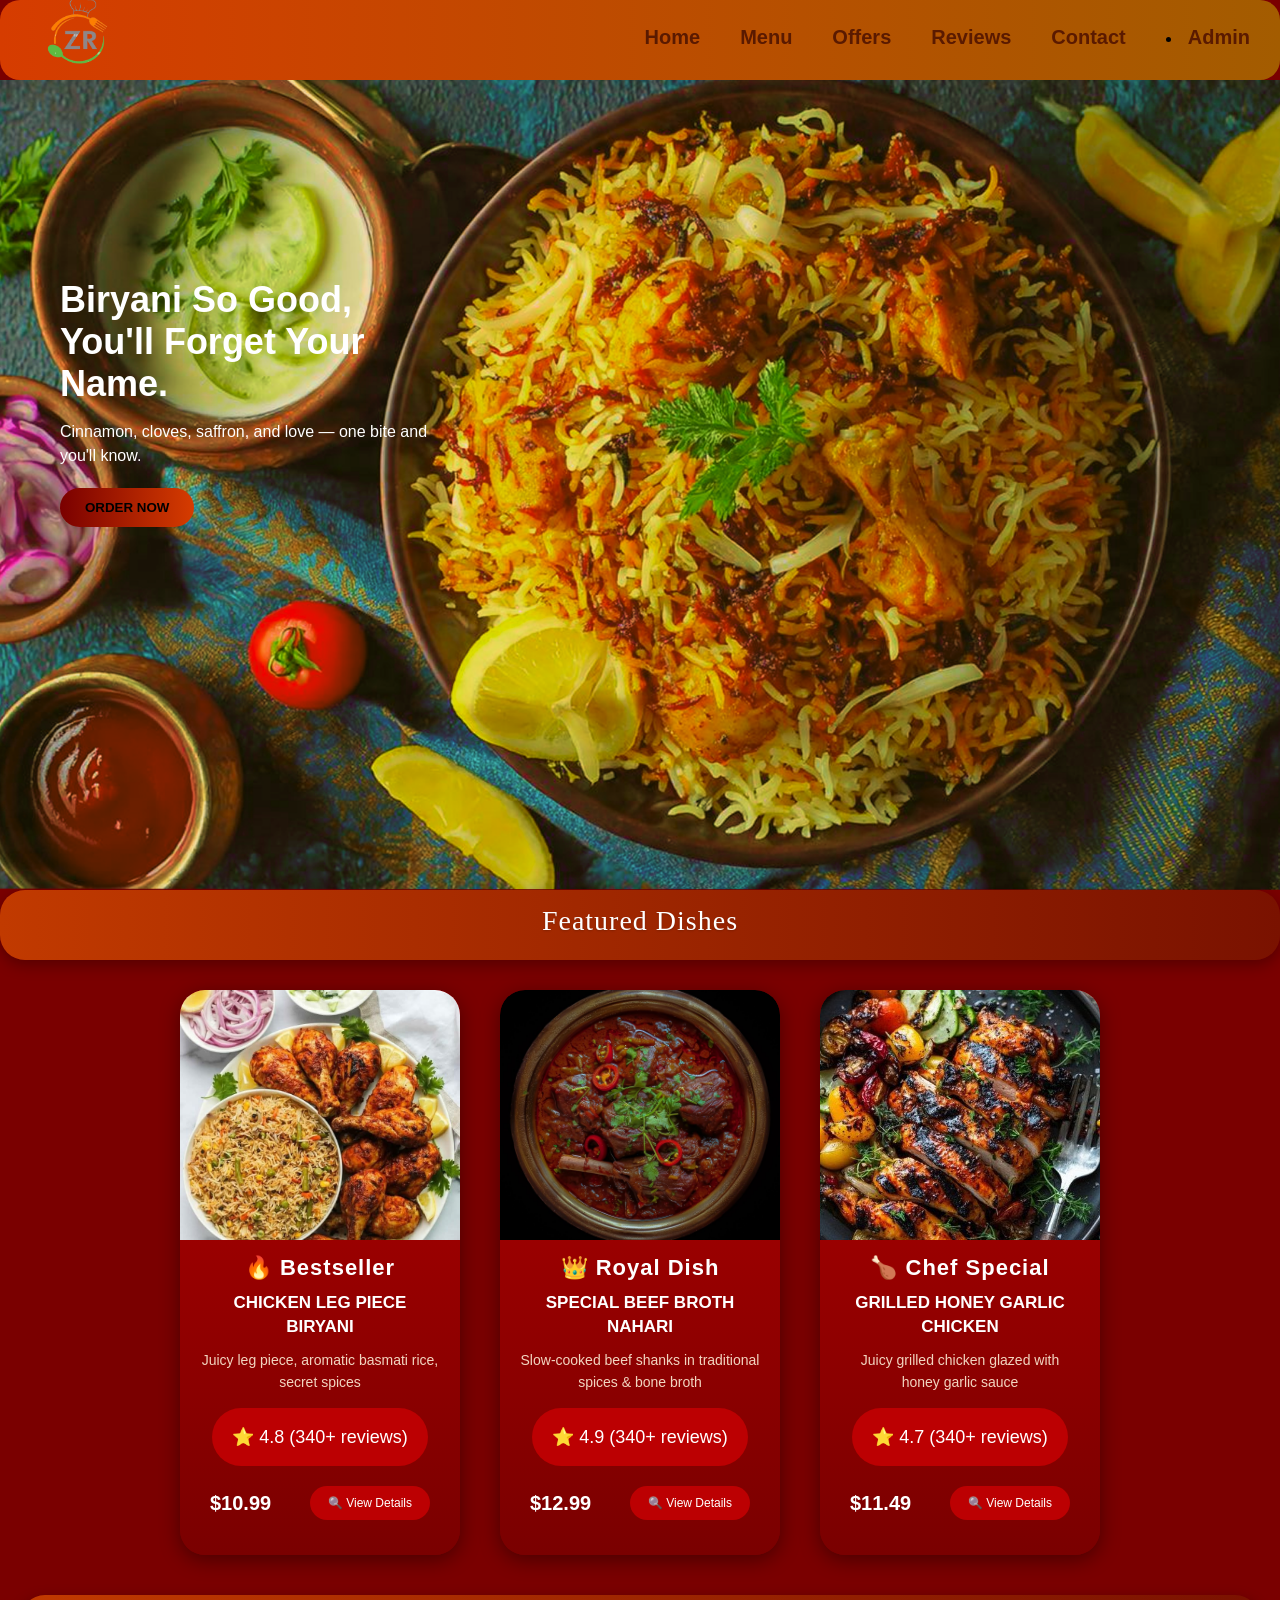
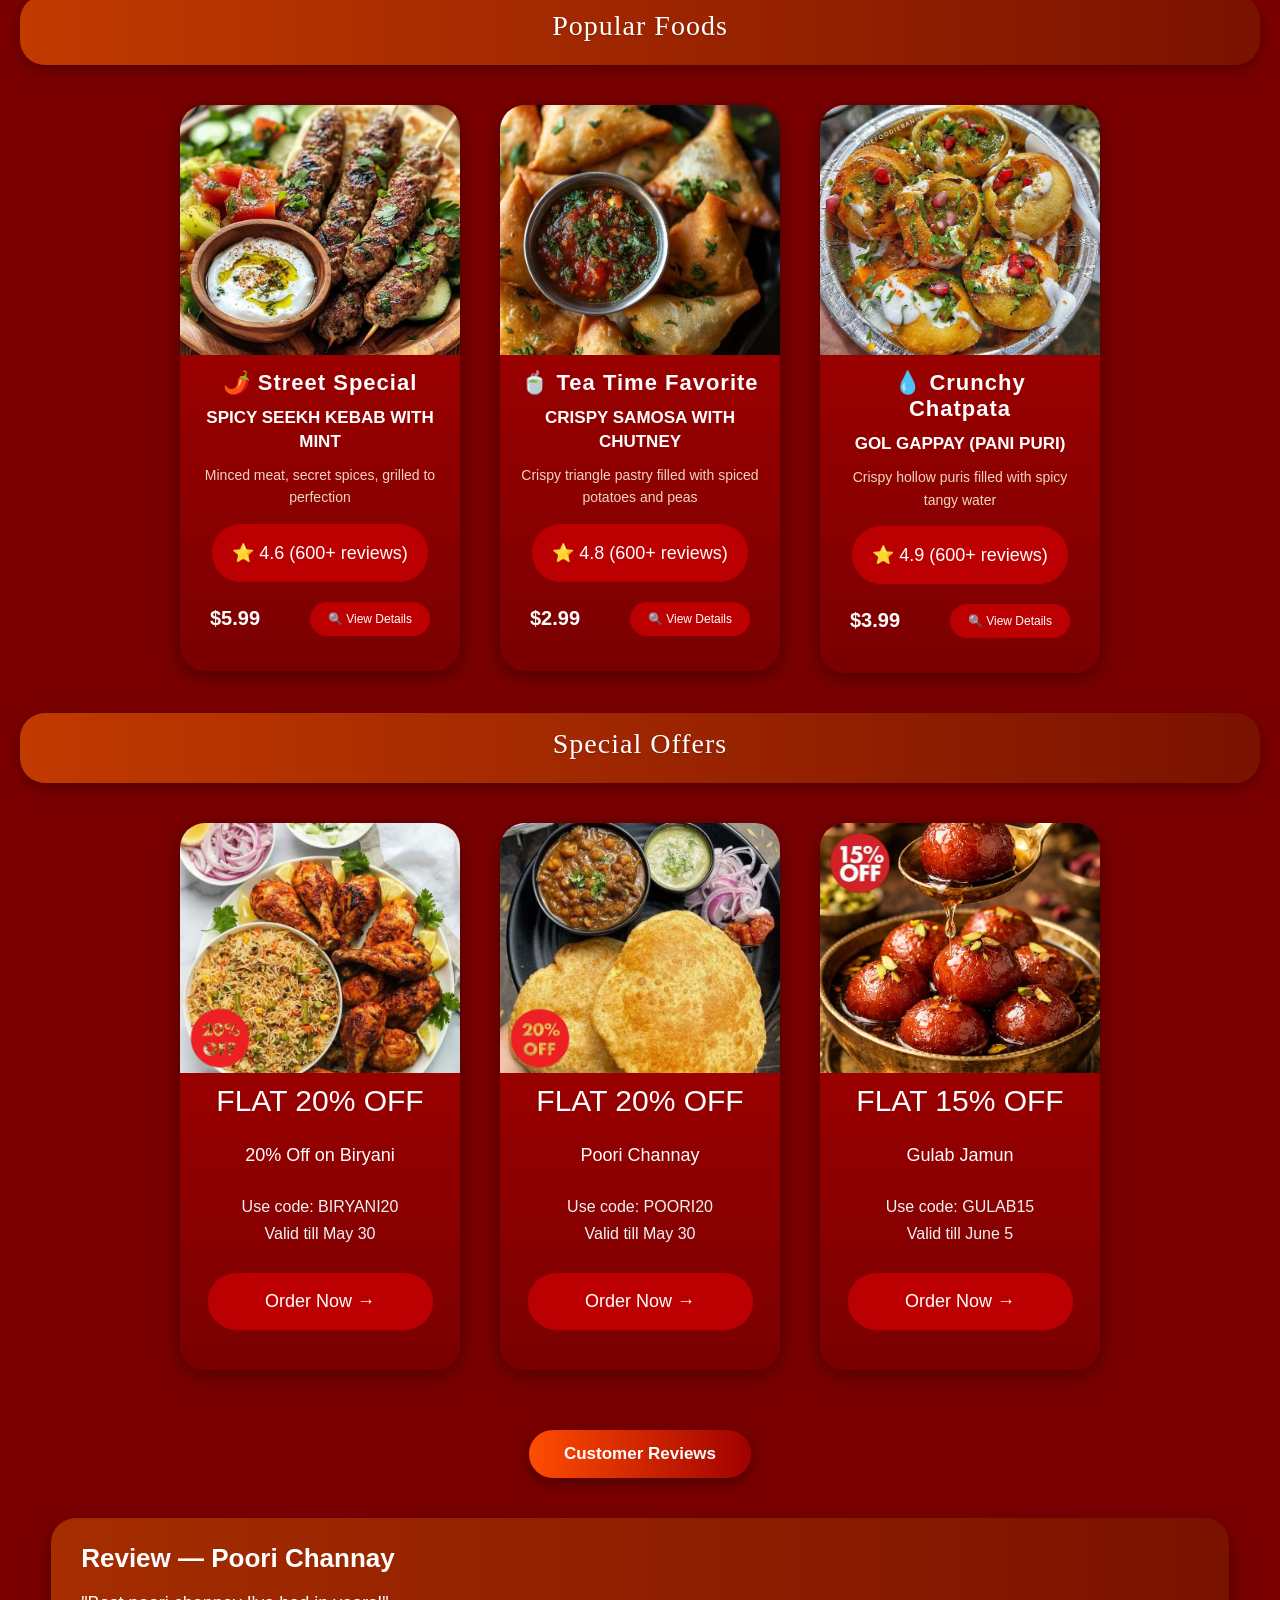
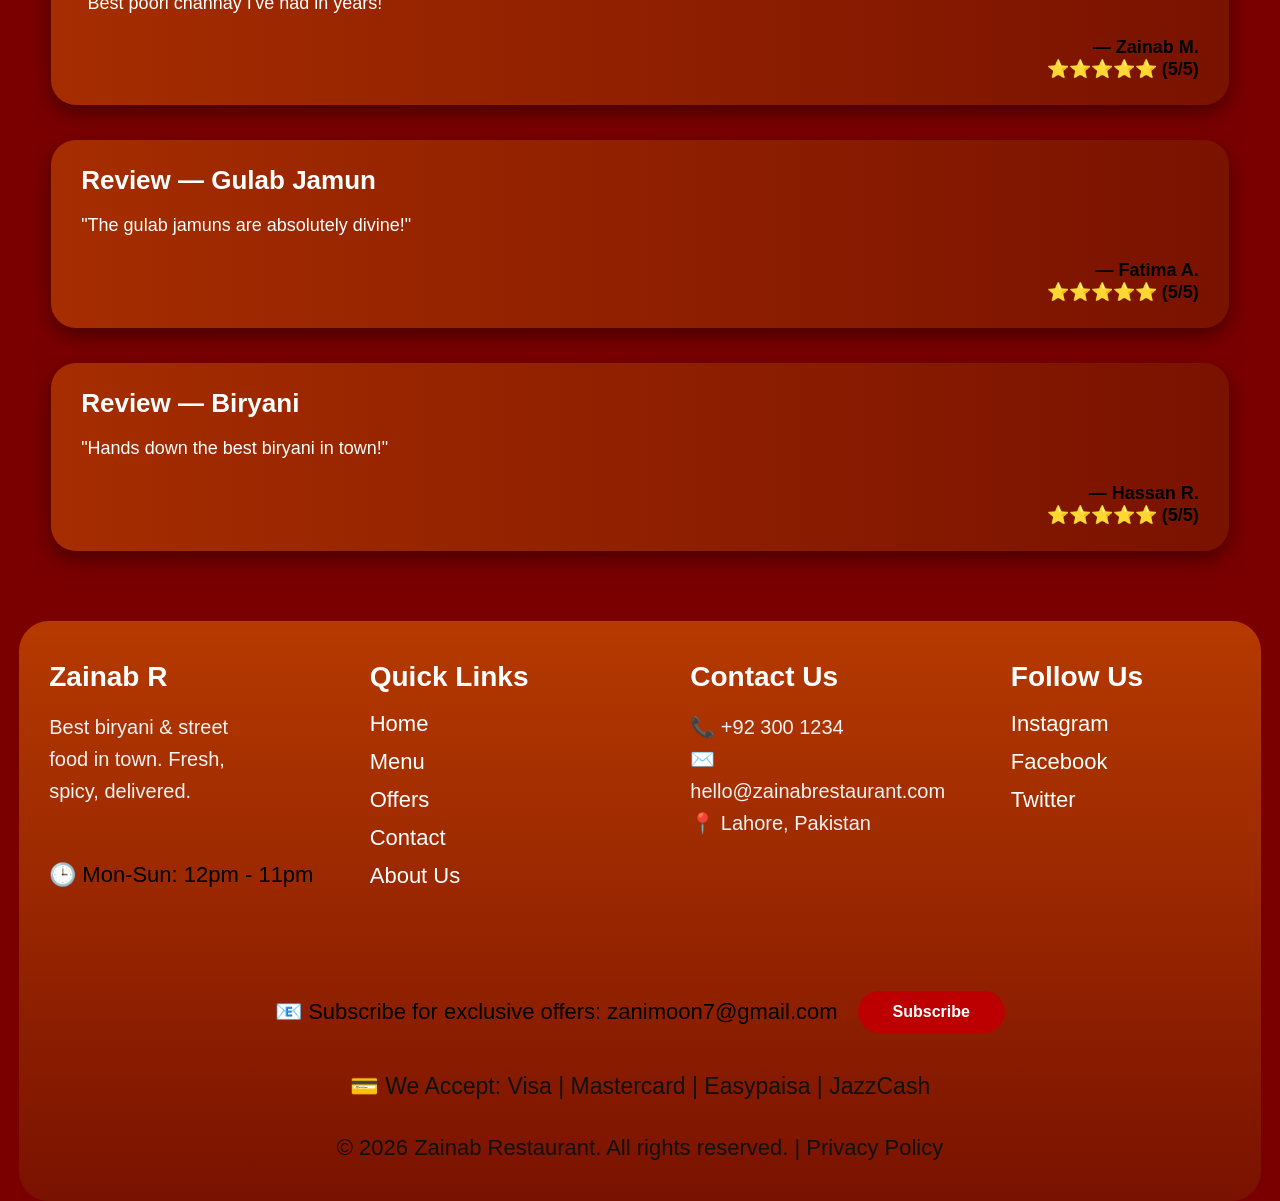
<file: index.html>
<!DOCTYPE html>
<html lang="en">

<head>
    <meta charset="UTF-8">
    <meta name="viewport" content="width=device-width, initial-scale=1.0">
    <title>Home</title>
    <link rel="stylesheet" href="home.css">
</head>

<body>

    <div id="toast-container"></div>

    <div class="navbar">
        <div class="logo"><img src="logo.png" alt="logo"></div>
        <input type="checkbox" id="menu-toggle">
        <label for="menu-toggle" class="hamburger">
            <img src="hamburger.png" alt="menu" class="ham-icon">
            <img src="cross.png" alt="close" class="cross-icon">
        </label>
        <div class="nav-links">
            <a href="index.html">Home</a>
            <a href="menu.html">Menu</a>
            <a href="#offers">Offers</a>
            <a href="#reviews">Reviews</a>
            <a href="Contact.html">Contact</a>
            <li><a href="Admin.html">Admin</a></li>


        </div>
    </div>

    <div class="hero" id="home">
        <div class="hero-text">
            <h1>Biryani So Good,<br>You'll Forget Your Name.</h1>
            <p>Cinnamon, cloves, saffron, and love — one bite and you'll know.</p>
            <button class="order-btn" onclick="viewProduct(1)">ORDER NOW</button>
        </div>
    </div>

    <div class="featured" id="menu">
        <h3>Featured Dishes</h3>
    </div>

    <div class="cards" id="homeCardsContainer"></div>

    <div class="reviews-title" id="reviews"><button>Customer Reviews</button></div>

    <div class="customer-reviews">
        <div class="review-card">
            <h2>Review — Poori Channay</h2>
            <p>"Best poori channay I've had in years!"</p>
            <div class="review-bottom"><span>— Zainab M.</span>
                <div>⭐⭐⭐⭐⭐ (5/5)</div>
            </div>
        </div>
        <div class="review-card">
            <h2>Review — Gulab Jamun</h2>
            <p>"The gulab jamuns are absolutely divine!"</p>
            <div class="review-bottom"><span>— Fatima A.</span>
                <div>⭐⭐⭐⭐⭐ (5/5)</div>
            </div>
        </div>
        <div class="review-card">
            <h2>Review — Biryani</h2>
            <p>"Hands down the best biryani in town!"</p>
            <div class="review-bottom"><span>— Hassan R.</span>
                <div>⭐⭐⭐⭐⭐ (5/5)</div>
            </div>
        </div>
    </div>

    <footer class="footer" id="contact">
        <div class="footer-container">
            <div class="footer-box">
                <h2>Zainab R</h2>
                <p>Best biryani & street food in town. Fresh, spicy, delivered.</p>
                <div class="timing">🕒 Mon-Sun: 12pm - 11pm</div>
            </div>
            <div class="footer-box">
                <h2>Quick Links</h2>
                <ul>
                    <li><a href="index.html">Home</a></li>
                    <li><a href="menu.html">Menu</a></li>
                    <li><a href="#offers">Offers</a></li>
                    <li><a href="#contact">Contact</a></li>
                    <li><a href="About.html">About Us</a></li>
                </ul>
            </div>
            <div class="footer-box">
                <h2>Contact Us</h2>
                <p>📞 +92 300 1234<br>✉️ hello@zainabrestaurant.com<br>📍 Lahore, Pakistan</p>
            </div>
            <div class="footer-box">
                <h2>Follow Us</h2>
                <div class="social-links">
                    <a href="#">Instagram</a>
                    <a href="#">Facebook</a>
                    <a href="#">Twitter</a>
                </div>
            </div>
        </div>
        <div class="subscribe">
            <p>📧 Subscribe for exclusive offers: zanimoon7@gmail.com</p>
            <button>Subscribe</button>
        </div>
        <div class="payment">💳 We Accept: Visa | Mastercard | Easypaisa | JazzCash</div>
        <div class="copyright">© 2026 Zainab Restaurant. All rights reserved. | Privacy Policy</div>
    </footer>

    <script>
        // ===== DEFAULT ITEMS — hamesha base mein rahenge =====
        const defaultItems = [
            { id: 1, name: "Chicken Leg Piece Biryani", price: 10.99, category: "biryani", image: "food1.jpg", rating: 4.8, description: "Juicy leg piece, aromatic basmati rice, secret spices", showOn: "both" },
            { id: 2, name: "Special Beef Broth Nahari", price: 12.99, category: "fastfood", image: "food2.jpg", rating: 4.9, description: "Slow-cooked beef shanks in traditional spices & bone broth", showOn: "both" },
            { id: 3, name: "Grilled Honey Garlic Chicken", price: 11.49, category: "fastfood", image: "food3.jpg", rating: 4.7, description: "Juicy grilled chicken glazed with honey garlic sauce", showOn: "both" },
            { id: 4, name: "Spicy Seekh Kebab with Mint", price: 5.99, category: "fastfood", image: "food4.jpg", rating: 4.6, description: "Minced meat, secret spices, grilled to perfection", showOn: "both" },
            { id: 5, name: "Crispy Samosa with Chutney", price: 2.99, category: "fastfood", image: "food5.jpg", rating: 4.8, description: "Crispy triangle pastry filled with spiced potatoes and peas", showOn: "both" },
            { id: 6, name: "Gol Gappay (Pani Puri)", price: 3.99, category: "fastfood", image: "food6.jpg", rating: 4.9, description: "Crispy hollow puris filled with spicy tangy water", showOn: "both" },
            { id: 7, name: "Poori Channay", price: 4.99, category: "fastfood", image: "food8.jpg", rating: 4.9, description: "Crispy fried puri served with spicy chickpea curry", showOn: "both" },
            { id: 8, name: "Gulab Jamun", price: 3.99, category: "fastfood", image: "food9.jpg", rating: 4.9, description: "Soft, melt-in-mouth dumplings soaked in fragrant sugar syrup", showOn: "both" }
        ];

        const badges = { 1: "🔥 Bestseller", 2: "👑 Royal Dish", 3: "🍗 Chef Special" };
        const popularBadges = { 4: "🌶️ Street Special", 5: "🍵 Tea Time Favorite", 6: "💧 Crunchy Chatpata" };

        function getMergedItems() {
            // Admin ka saved data lo
            let saved = localStorage.getItem('restaurantFoodItems');
            let adminItems = saved ? JSON.parse(saved) : [];

            // Default items ko base banao — admin nay jo update kiya ho wo le lo
            let merged = defaultItems.map(def => {
                let adminVersion = adminItems.find(a => a.id === def.id);
                // Agar admin nay is item ko delete kiya ho to null return karo
                if (adminItems.length > 0 && !adminVersion) return null;
                return adminVersion || def;
            }).filter(item => item !== null);

            // Admin kay naye items (id > 8) jo home ya both pe show karni hain
            let newAdminItems = adminItems.filter(a => a.id > 8 && (a.showOn === 'home' || a.showOn === 'both'));
            return [...merged, ...newAdminItems];
        }

        function renderHomePage() {
            const container = document.getElementById('homeCardsContainer');
            if (!container) return;

            let allItems = getMergedItems();

            // Home pe show hone wale items (showOn: home ya both)
            let homeItems = allItems.filter(i => !i.showOn || i.showOn === 'home' || i.showOn === 'both');

            // Featured: IDs 1,2,3
            let featured = homeItems.filter(i => i.id === 1 || i.id === 2 || i.id === 3);
            // Popular: IDs 4,5,6
            let popular = homeItems.filter(i => i.id === 4 || i.id === 5 || i.id === 6);
            // Extra home items (admin added, id > 8)
            let extra = homeItems.filter(i => i.id > 8);

            // Special offer items
            let biryaniItem = allItems.find(i => i.id === 1);
            let pooriItem = allItems.find(i => i.id === 7);
            let gulabItem = allItems.find(i => i.id === 8);

            let html = '';

            // ===== FEATURED DISHES =====
            featured.forEach(item => {
                html += `
                <div class="food-card">
                    <img src="${item.image}" alt="food">
                    <div class="card-content">
                        <h2>${badges[item.id] || '⭐ Special'}</h2>
                        <h3>${item.name}</h3>
                        <p>${item.description || 'Delicious fresh food'}</p>
                        <div class="reviews">⭐ ${item.rating} (340+ reviews)</div>
                        <div class="card-bottom">
                            <span class="price">$${item.price.toFixed(2)}</span>
                            <button onclick="viewProduct(${item.id})">🔍 View Details</button>
                        </div>
                    </div>
                </div>`;
            });

            // ===== POPULAR FOODS =====
            html += `<div class="featured"><h3>Popular Foods</h3></div>`;
            popular.forEach(item => {
                html += `
                <div class="food-card">
                    <img src="${item.image}" alt="food">
                    <div class="card-content">
                        <h2>${popularBadges[item.id] || '🍽️ Popular'}</h2>
                        <h3>${item.name}</h3>
                        <p>${item.description || 'Tasty and fresh'}</p>
                        <div class="reviews">⭐ ${item.rating} (600+ reviews)</div>
                        <div class="card-bottom">
                            <span class="price">$${item.price.toFixed(2)}</span>
                            <button onclick="viewProduct(${item.id})">🔍 View Details</button>
                        </div>
                    </div>
                </div>`;
            });

            // ===== ADMIN KE NAYE ITEMS (home ya both) =====
            if (extra.length > 0) {
                html += `<div class="featured"><h3>New Items</h3></div>`;
                extra.forEach(item => {
                    html += `
                    <div class="food-card">
                        <img src="${item.image}" alt="food">
                        <div class="card-content">
                            <h2>🆕 New</h2>
                            <h3>${item.name}</h3>
                            <p>${item.description || 'Fresh new item'}</p>
                            <div class="reviews">⭐ ${item.rating} (New!)</div>
                            <div class="card-bottom">
                                <span class="price">$${item.price.toFixed(2)}</span>
                                <button onclick="viewProduct(${item.id})">🔍 View Details</button>
                            </div>
                        </div>
                    </div>`;
                });
            }

            // ===== SPECIAL OFFERS =====
            html += `<div class="featured" id="offers"><h3>Special Offers</h3></div>`;
            html += `
            <div class="food-card">
                <img src="${biryaniItem ? biryaniItem.image : 'food7.jpg'}" alt="food">
                <img src="20.png" alt="20% off" style="position:absolute;top:180px;left:5px;width:70px;height:70px;">
                <div class="con">
                    <h2>FLAT 20% OFF</h2>
                    <h3>20% Off on Biryani</h3>
                    <p>Use code: BIRYANI20<br>Valid till May 30</p>
                    <div class="reviews" onclick="viewProduct(9)">Order Now →</div>
                </div>
            </div>
            <div class="food-card">
                <img src="${pooriItem ? pooriItem.image : 'food8.jpg'}" alt="food">
                <img src="20.png" alt="20% off" style="position:absolute;top:180px;left:5px;width:70px;height:70px;">
                <div class="con">
                    <h2>FLAT 20% OFF</h2>
                    <h3>Poori Channay</h3>
                    <p>Use code: POORI20<br>Valid till May 30</p>
                    <div class="reviews" onclick="viewProduct(7)">Order Now →</div>
                </div>
            </div>
            <div class="food-card">
                <img src="${gulabItem ? gulabItem.image : 'food9.jpg'}" alt="food">
                <img src="15.png" alt="15% off" style="position:absolute;top:10px;left:10px;width:60px;height:60px;">
                <div class="con">
                    <h2>FLAT 15% OFF</h2>
                    <h3>Gulab Jamun</h3>
                    <p>Use code: GULAB15<br>Valid till June 5</p>
                    <div class="reviews" onclick="viewProduct(8)">Order Now →</div>
                </div>
            </div>`;

            container.innerHTML = html;
        }

        function viewProduct(id) {
            localStorage.setItem('selectedProductId', id);
            window.location.href = 'Food details.html';
        }

        document.querySelectorAll('.nav-links a').forEach(link => {
            link.addEventListener('click', () => document.getElementById('menu-toggle').checked = false);
        });

        // Jab admin kuch save kare, home page reload ho
        window.addEventListener('storage', function (e) {
            if (e.key === 'restaurantFoodItems') {
                renderHomePage();
            }
        });

        renderHomePage();
    </script>
</body>

</html>
</file>
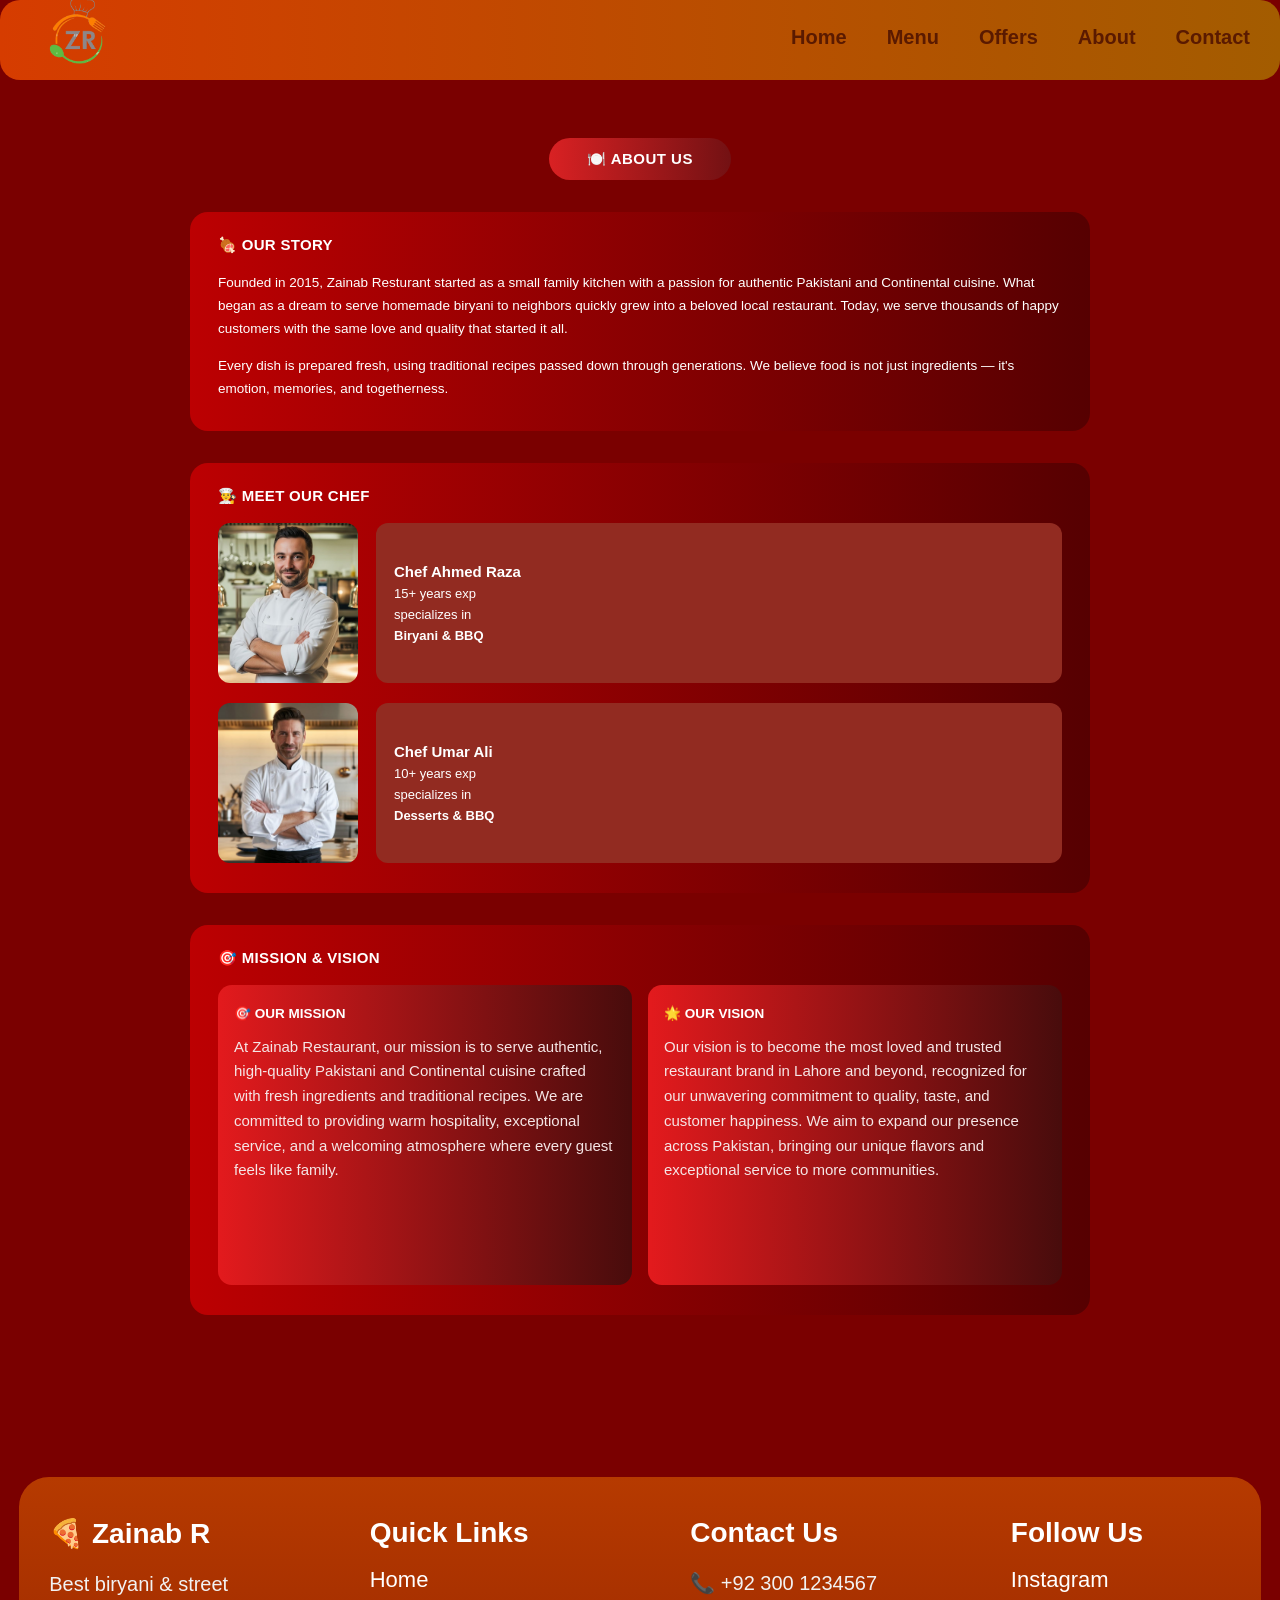
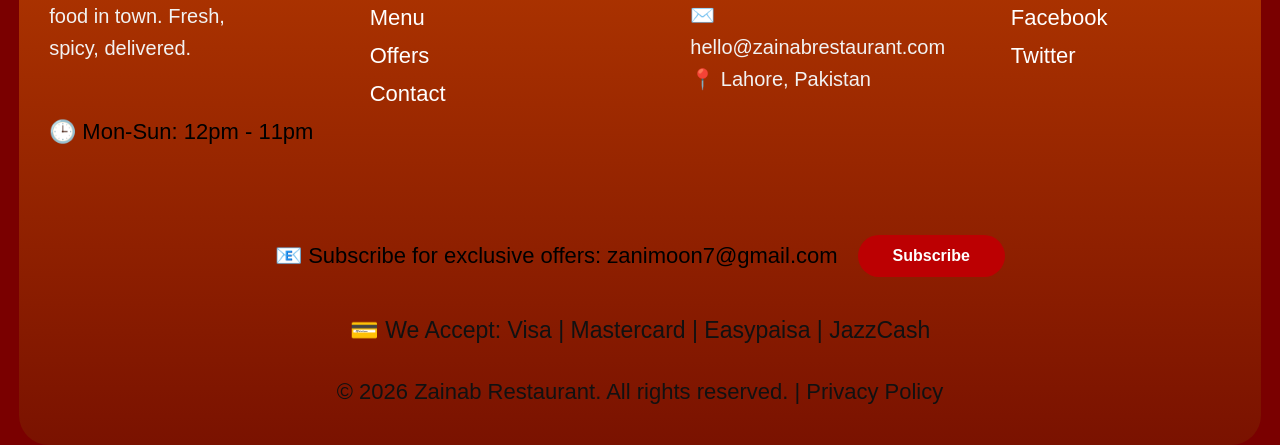
<file: About.html>
<!DOCTYPE html>
<html lang="en">

<head>
    <meta charset="UTF-8">
    <meta name="viewport" content="width=device-width, initial-scale=1.0">
    <title>About Us</title>
    <link rel="stylesheet" href="About.css">
</head>

<body>

    <!-- ========== NAVBAR HTML ========== -->
    <div class="navbar">
        <div class="logo">
            <img src="logo.png" alt="logo">
        </div>
        <input type="checkbox" id="menu-toggle">
        <label for="menu-toggle" class="hamburger">
            <img src="hamburger.png" alt="menu" class="ham-icon">
            <img src="cross.png" alt="close" class="cross-icon">
        </label>
        <div class="nav-links">
            <a href="home.html">Home</a>
            <a href="menu.html">Menu</a>
            <a href="home.html#offers">Offers</a>
            <a href="about.html">About</a>
            <a href="Contact.html">Contact</a>
        </div>
    </div>

    <!-- ========== ABOUT PAGE CONTENT ========== -->
    <div class="about-wrapper">

        <!-- About Us Button -->
        <div class="about-btn-wrap">
            <button class="about-btn">🍽️ ABOUT US</button>
        </div>

        <!-- Our Story Section -->
        <section class="story-section">
            <h2 class="section-title">🍖 OUR STORY</h2>
            <div class="story-text">
                <p>Founded in 2015, Zainab Resturant started as a small family kitchen with a passion for authentic
                    Pakistani and Continental cuisine. What began as a dream to serve homemade biryani to neighbors
                    quickly grew into a beloved local restaurant. Today, we serve thousands of happy customers with the
                    same love and quality that started it all.</p>
                <p>Every dish is prepared fresh, using traditional recipes passed down through generations. We believe
                    food is not just ingredients — it's emotion, memories, and togetherness.</p>
            </div>
        </section>

        <!-- Meet Our Chef Section -->
        <section class="chef-section">
            <h2 class="section-title">👨‍🍳 MEET OUR CHEF</h2>

            <div class="chef-card">
                <div class="chef-img-wrap">
                    <img src="chef1.jpg" alt="Chef Ahmed Raza" class="chef-img">
                </div>
                <div class="chef-info">
                    <p class="chef-name">Chef Ahmed Raza</p>
                    <p class="chef-exp">15+ years exp</p>
                    <p class="chef-spec-label">specializes in</p>
                    <p class="chef-spec">Biryani &amp; BBQ</p>
                </div>
            </div>

            <div class="chef-card">
                <div class="chef-img-wrap">
                    <img src="chef2.jpg" alt="Chef Umar Ali" class="chef-img">
                </div>
                <div class="chef-info">
                    <p class="chef-name">Chef Umar Ali</p>
                    <p class="chef-exp">10+ years exp</p>
                    <p class="chef-spec-label">specializes in</p>
                    <p class="chef-spec">Desserts &amp; BBQ</p>
                </div>
            </div>
        </section>

        <!-- Mission & Vision Section -->
        <section class="mv-section">
            <h2 class="section-title">🎯 MISSION &amp; VISION</h2>
            <div class="mv-grid">
                <div class="mv-card">
                    <p class="mv-card-title">🎯 OUR MISSION</p>
                    <p class="mv-card-text">At Zainab Restaurant, our mission is to serve authentic, high-quality
                        Pakistani and Continental cuisine crafted with fresh ingredients and traditional recipes. We are
                        committed to providing warm hospitality, exceptional service, and a welcoming atmosphere where
                        every guest feels like family. </p>
                </div>
                <div class="mv-card">
                    <p class="mv-card-title">🌟 OUR VISION</p>
                    <p class="mv-card-text">Our vision is to become the most loved and trusted restaurant brand in
                        Lahore and beyond, recognized for our unwavering commitment to quality, taste, and customer
                        happiness. We aim to expand our presence across Pakistan, bringing our unique flavors and
                        exceptional service to more communities. </p>
                </div>
            </div>
        </section>

    </div>

    <!-- ========== FOOTER HTML ========== -->
    <footer class="footer">
        <div class="footer-container">

            <div class="footer-box">
                <h2>🍕 Zainab R</h2>
                <p>Best biryani & street food in town. Fresh, spicy, delivered.</p>
                <div class="timing">🕒 Mon-Sun: 12pm - 11pm</div>
            </div>

            <div class="footer-box">
                <h2>Quick Links</h2>
                <ul>
                    <li><a href="home.html">Home</a></li>
                    <li><a href="menu.html">Menu</a></li>
                    <li><a href="home.html#offers">Offers</a></li>
                    <li><a href="Contact.html">Contact</a></li>
                </ul>
            </div>

            <div class="footer-box">
                <h2>Contact Us</h2>
                <p>📞 +92 300 1234567<br>✉️ hello@zainabrestaurant.com<br>📍 Lahore, Pakistan</p>
            </div>

            <div class="footer-box">
                <h2>Follow Us</h2>
                <div class="social-links">
                    <a href="#">Instagram</a>
                    <a href="#">Facebook</a>
                    <a href="#">Twitter</a>
                </div>
            </div>

        </div>

        <div class="subscribe">
            <p>📧 Subscribe for exclusive offers: zanimoon7@gmail.com</p>
            <button id="subscribeBtn">Subscribe</button>
        </div>

        <div class="payment">💳 We Accept: Visa | Mastercard | Easypaisa | JazzCash</div>
        <div class="copyright">© 2026 Zainab Restaurant. All rights reserved. | Privacy Policy</div>
    </footer>

    <script>
        const btn = document.getElementById('subscribeBtn');
        if (btn) {
            btn.addEventListener('click', () => alert('✅ Subscribed! Thank you.'));
        }

        const menuToggle = document.getElementById('menu-toggle');
        const links = document.querySelectorAll('.nav-links a');
        links.forEach(link => {
            link.addEventListener('click', () => {
                if (window.innerWidth <= 768 && menuToggle) {
                    menuToggle.checked = false;
                }
            });
        });
    </script>

</body>

</html>
</file>
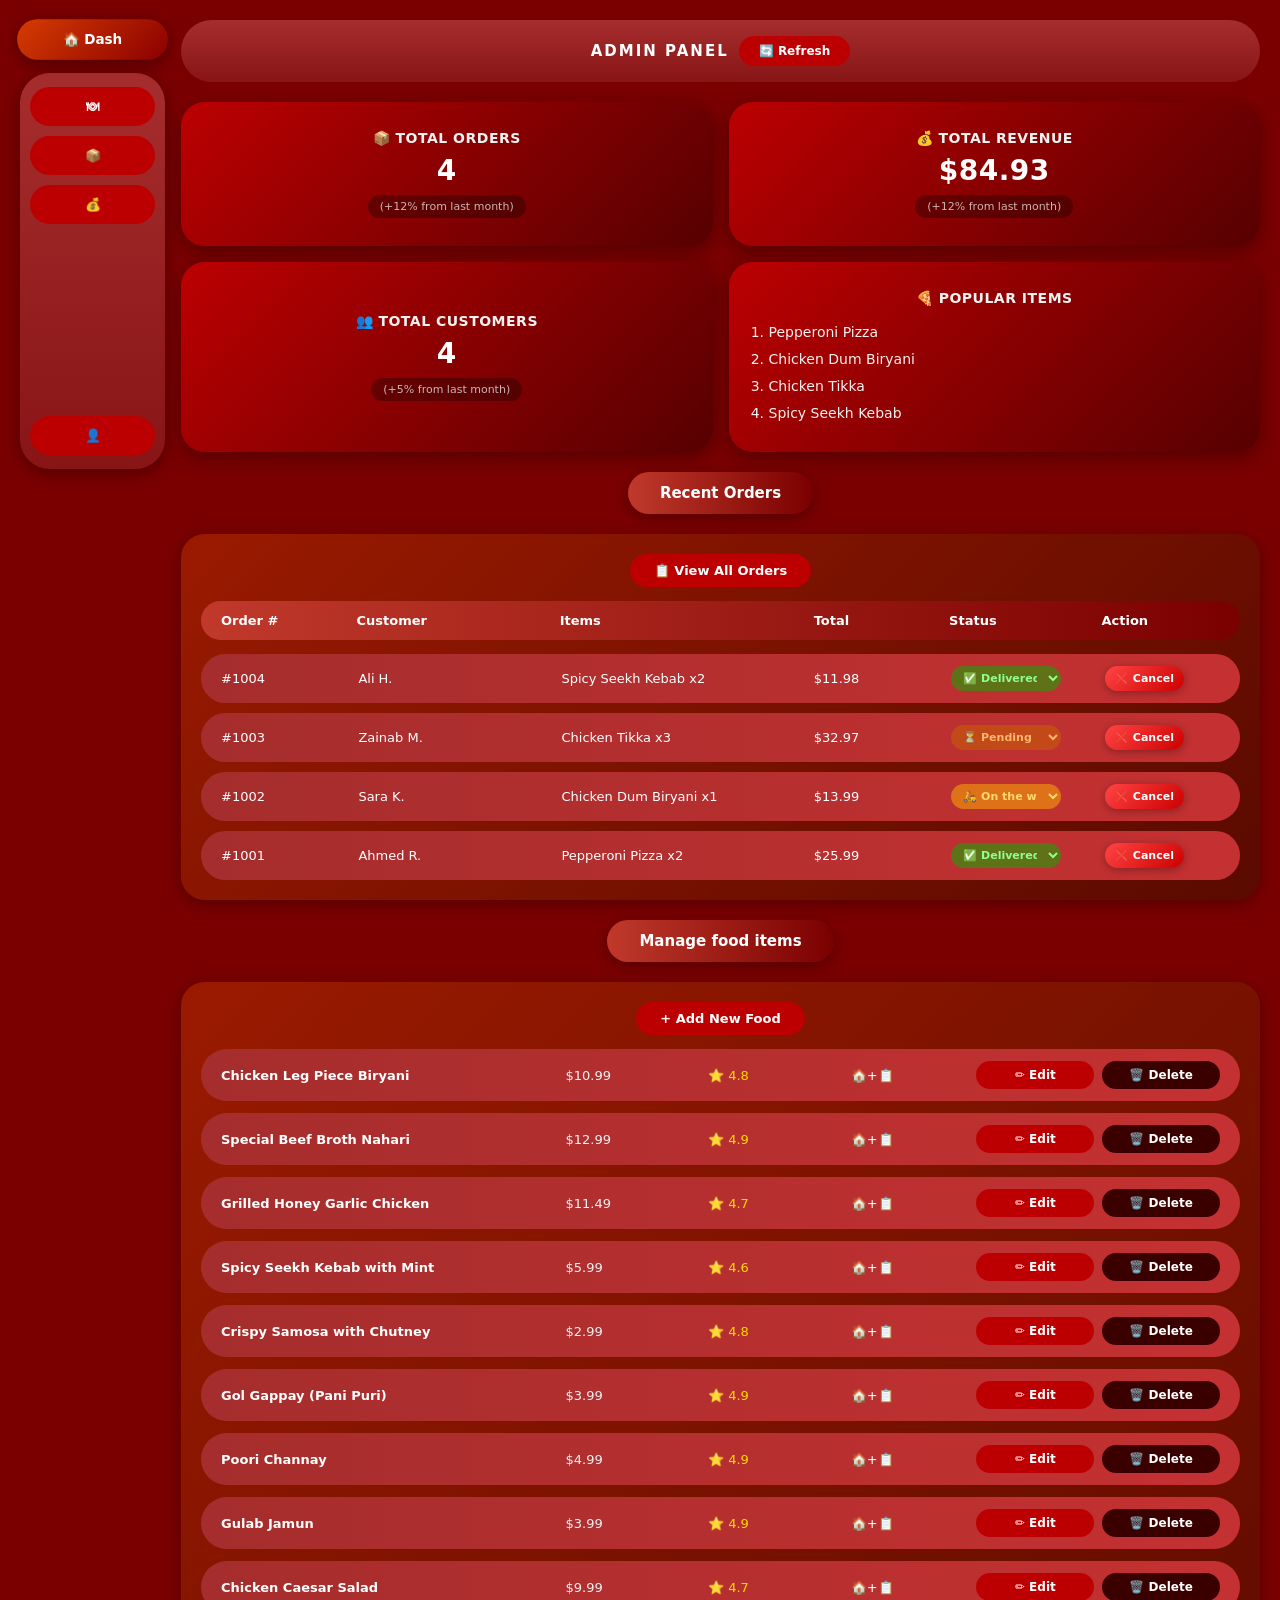
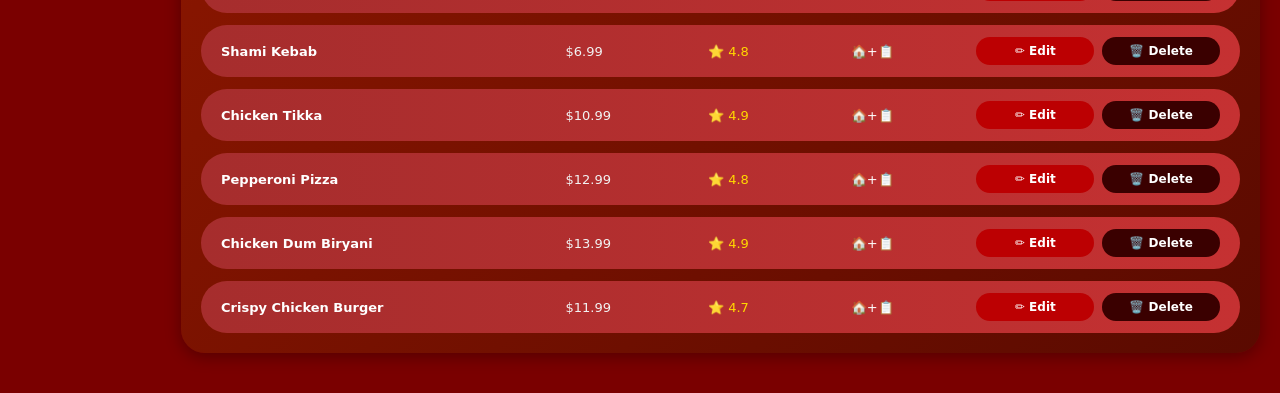
<file: Admin.html>
<!DOCTYPE html>
<html lang="en">

<head>
    <meta charset="UTF-8">
    <meta name="viewport" content="width=device-width, initial-scale=1.0, viewport-fit=cover">
    <title>Admin</title>
    <link rel="stylesheet" href="Admin.css">

</head>

<body>
    <div id="toast-container"></div>
    <div class="admin-wrapper">

        <!-- SIDEBAR / NAV -->
        <div class="sidebar">
            <button class="sidebar-top-btn active" onclick="showSection('dashboard', this)">🏠 Dash</button>
            <div class="sidebar-pill">
                <button class="sidebar-pill-btn" onclick="showSection('menu', this)">🍽️ Menu</button>
                <button class="sidebar-pill-btn" onclick="showSection('orders', this)">📦 Orders</button>
                <button class="sidebar-pill-btn" onclick="showSection('revenue', this)">💰 Revenue</button>
                <button class="sidebar-bottom-btn" onclick="showSection('profile', this)">👤 Profile</button>
            </div>
        </div>

        <div class="main-area">
            <div class="admin-topbar">
                <button class="topbar-home-btn"
                    onclick="showSection('dashboard', document.querySelector('.sidebar-top-btn'))">🏠</button>
                <span class="topbar-title">ADMIN PANEL</span>
                <button class="refresh-btn" onclick="loadAllData()">🔄 Refresh</button>
            </div>

            <!-- DASHBOARD -->
            <div id="section-dashboard" class="section active">
                <div class="stats-grid">
                    <div class="stat-card">
                        <div class="stat-title">📦 TOTAL ORDERS</div>
                        <div class="stat-value" id="totalOrdersVal">0</div>
                        <div class="light-stats">(+12% from last month)</div>
                    </div>
                    <div class="stat-card">
                        <div class="stat-title">💰 TOTAL REVENUE</div>
                        <div class="stat-value" id="totalRevenueVal">$0</div>
                        <div class="light-stats">(+12% from last month)</div>
                    </div>
                    <div class="stat-card">
                        <div class="stat-title">👥 TOTAL CUSTOMERS</div>
                        <div class="stat-value" id="totalCustomersVal">0</div>
                        <div class="light-stats">(+5% from last month)</div>
                    </div>
                    <div class="stat-card">
                        <div class="stat-title">🍕 POPULAR ITEMS</div>
                        <ol class="popular-list" id="popularItemsList"></ol>
                    </div>
                </div>

                <div class="section-label-wrap"><button class="section-label-btn">Recent Orders</button></div>
                <div class="table-box">
                    <div class="table-top-wrap">
                        <button class="view-all-btn"
                            onclick="showSection('orders', document.querySelector('.sidebar-pill-btn'))">📋 View All
                            Orders</button>
                    </div>
                    <div class="table-header">
                        <span>Order
                            #</span><span>Customer</span><span>Items</span><span>Total</span><span>Status</span><span>Action</span>
                    </div>
                    <div class="orders-list" id="recentOrdersContainer"></div>
                </div>

                <div class="section-label-wrap"><button class="section-label-btn">Manage food items</button></div>
                <div class="table-box">
                    <div class="table-top-wrap">
                        <button class="view-all-btn" onclick="openAddFoodModal()">+ Add New Food</button>
                    </div>
                    <div class="food-items-grid" id="foodItemsContainer"></div>
                </div>
            </div>

            <!-- MENU -->
            <div id="section-menu" class="section">
                <div class="section-label-wrap"><button class="section-label-btn">🍽️ Menu Management</button></div>
                <div class="table-box">
                    <div class="table-top-wrap">
                        <button class="view-all-btn" onclick="openAddFoodModal()">+ Add New Food</button>
                    </div>
                    <div class="food-items-grid" id="menuFoodItemsContainer"></div>
                </div>
            </div>

            <!-- ORDERS -->
            <div id="section-orders" class="section">
                <div class="section-label-wrap"><button class="section-label-btn">📦 All Orders</button></div>
                <div class="table-box">
                    <div class="table-header">
                        <span>Order
                            #</span><span>Customer</span><span>Items</span><span>Total</span><span>Status</span><span>Action</span>
                    </div>
                    <div class="orders-list" id="allOrdersContainer"></div>
                </div>
            </div>

            <!-- REVENUE -->
            <div id="section-revenue" class="section">
                <div class="section-label-wrap"><button class="section-label-btn">💰 Revenue Overview</button></div>
                <div class="stats-grid">
                    <div class="stat-card">
                        <div class="stat-title">Total Revenue</div>
                        <div class="stat-value" id="revenueTotal">$0</div>
                        <div class="light-stats">(+12%)</div>
                    </div>
                    <div class="stat-card">
                        <div class="stat-title">Pending Revenue</div>
                        <div class="stat-value" id="pendingRevenue">$0</div>
                    </div>
                    <div class="stat-card">
                        <div class="stat-title">Delivered Orders</div>
                        <div class="stat-value" id="deliveredCountRevenue">0</div>
                    </div>
                    <div class="stat-card">
                        <div class="stat-title">Avg Order Value</div>
                        <div class="stat-value" id="avgOrderValue">$0</div>
                    </div>
                </div>
            </div>

            <!-- PROFILE -->
            <div id="section-profile" class="section">
                <div class="section-label-wrap"><button class="section-label-btn">👤 Profile</button></div>
                <div class="table-box profile-box">
                    <div class="profile-row">
                        <label>Name:</label><span id="profileName">Zainab R.</span>
                        <button class="edit-profile-btn" onclick="openProfileEdit()">✏️ Edit</button>
                    </div>
                    <div class="profile-row">
                        <label>Email:</label><span id="profileEmail">zanimoon7@gmail.com</span>
                        <button class="edit-profile-btn" onclick="openProfileEdit()">✏️ Edit</button>
                    </div>
                    <div class="profile-row"><label>Role:</label><span>Admin</span></div>
                </div>
            </div>
        </div>
    </div>

    <!-- MODALS -->
    <div id="profileEditModal" class="modal" style="display:none">
        <div class="modal-content">
            <h3>Edit Profile</h3>
            <label>Name:</label><input type="text" id="editProfileName">
            <label>Email:</label><input type="email" id="editProfileEmail">
            <button onclick="saveProfile()">💾 Save</button>
            <button onclick="closeProfileEdit()">Cancel</button>
        </div>
    </div>

    <div id="addFoodModal" class="modal">
        <div class="modal-content">
            <h3>Add New Food Item</h3>
            <input type="text" id="newFoodName" placeholder="Food Name">
            <input type="number" id="newFoodPrice" placeholder="Price">
            <select id="newFoodCategory">
                <option value="biryani">Biryani</option>
                <option value="pizza">Pizza</option>
                <option value="burger">Burger</option>
                <option value="fastfood">Fast Food</option>
                <option value="salad">Salad</option>
            </select>
            <select id="newFoodShowOn">
                <option value="both">🏠+📋 Both</option>
                <option value="menu">📋 Menu Only</option>
                <option value="home">🏠 Home Only</option>
            </select>
            <input type="file" id="newFoodImageFile" accept="image/*">
            <img id="newImagePreview" class="image-preview" style="display:none">
            <button onclick="addNewFoodItem()">➕ Add</button>
            <button onclick="closeAddFoodModal()">Cancel</button>
        </div>
    </div>

    <div id="editFoodModal" class="modal" style="display:none">
        <div class="modal-content">
            <h3>Edit Food Item</h3>
            <input type="text" id="editFoodName">
            <input type="number" id="editFoodPrice">
            <select id="editFoodCategory">
                <option value="biryani">Biryani</option>
                <option value="pizza">Pizza</option>
                <option value="burger">Burger</option>
                <option value="fastfood">Fast Food</option>
                <option value="salad">Salad</option>
            </select>
            <select id="editFoodShowOn">
                <option value="both">🏠+📋 Both</option>
                <option value="menu">📋 Menu Only</option>
                <option value="home">🏠 Home Only</option>
            </select>
            <input type="file" id="editFoodImageFile" accept="image/*">
            <img id="editImagePreview" class="image-preview" style="display:none">
            <button onclick="saveEditFood()">💾 Save</button>
            <button onclick="closeEditModal()">Cancel</button>
        </div>
    </div>

    <script>
        let foodItems = [
            { id: 1, name: "Chicken Leg Piece Biryani", price: 10.99, category: "biryani", image: "food1.jpg", rating: 4.8, description: "", showOn: "both" },
            { id: 2, name: "Special Beef Broth Nahari", price: 12.99, category: "fastfood", image: "food2.jpg", rating: 4.9, description: "", showOn: "both" },
            { id: 3, name: "Grilled Honey Garlic Chicken", price: 11.49, category: "fastfood", image: "food3.jpg", rating: 4.7, description: "", showOn: "both" },
            { id: 4, name: "Spicy Seekh Kebab with Mint", price: 5.99, category: "fastfood", image: "food4.jpg", rating: 4.6, description: "", showOn: "both" },
            { id: 5, name: "Crispy Samosa with Chutney", price: 2.99, category: "fastfood", image: "food5.jpg", rating: 4.8, description: "", showOn: "both" },
            { id: 6, name: "Gol Gappay (Pani Puri)", price: 3.99, category: "fastfood", image: "food6.jpg", rating: 4.9, description: "", showOn: "both" },
            { id: 7, name: "Poori Channay", price: 4.99, category: "fastfood", image: "food8.jpg", rating: 4.9, description: "", showOn: "both" },
            { id: 8, name: "Gulab Jamun", price: 3.99, category: "fastfood", image: "food9.jpg", rating: 4.9, description: "", showOn: "both" },
            { id: 9, name: "Chicken Caesar Salad", price: 9.99, category: "salad", image: "food10.jpg", rating: 4.7, description: "", showOn: "both" },
            { id: 10, name: "Shami Kebab", price: 6.99, category: "fastfood", image: "food11.jpg", rating: 4.8, description: "", showOn: "both" },
            { id: 11, name: "Chicken Tikka", price: 10.99, category: "fastfood", image: "food12.jpg", rating: 4.9, description: "", showOn: "both" },
            { id: 12, name: "Pepperoni Pizza", price: 12.99, category: "pizza", image: "food13.jpg", rating: 4.8, description: "", showOn: "both" },
            { id: 13, name: "Chicken Dum Biryani", price: 13.99, category: "biryani", image: "food14.jpg", rating: 4.9, description: "", showOn: "both" },
            { id: 14, name: "Crispy Chicken Burger", price: 11.99, category: "burger", image: "food15.jpg", rating: 4.7, description: "", showOn: "both" }
        ];

        let allOrders = [];
        let currentEditId = null;

        function loadProfile() {
            let savedName = localStorage.getItem('adminName');
            let savedEmail = localStorage.getItem('adminEmail');
            if (savedName) document.getElementById('profileName').innerText = savedName;
            if (savedEmail) document.getElementById('profileEmail').innerText = savedEmail;
        }

        function openProfileEdit() {
            document.getElementById('editProfileName').value = document.getElementById('profileName').innerText;
            document.getElementById('editProfileEmail').value = document.getElementById('profileEmail').innerText;
            document.getElementById('profileEditModal').style.display = 'flex';
        }

        function closeProfileEdit() { document.getElementById('profileEditModal').style.display = 'none'; }

        function saveProfile() {
            let newName = document.getElementById('editProfileName').value.trim();
            let newEmail = document.getElementById('editProfileEmail').value.trim();
            if (newName) localStorage.setItem('adminName', newName);
            if (newEmail) localStorage.setItem('adminEmail', newEmail);
            document.getElementById('profileName').innerText = newName || "Zainab R.";
            document.getElementById('profileEmail').innerText = newEmail || "zanimoon7@gmail.com";
            closeProfileEdit();
            showToast("✅ Profile updated!");
        }

        async function imageFileToBase64(file) {
            return new Promise((resolve) => {
                const reader = new FileReader();
                reader.onload = () => resolve(reader.result);
                reader.readAsDataURL(file);
            });
        }

        function loadOrdersFromStorage() {
            let saved = localStorage.getItem('restaurantOrders');
            if (saved) {
                allOrders = JSON.parse(saved);
            } else {
                allOrders = [
                    { id: 1001, customer: "Ahmed R.", items: "Pepperoni Pizza x2", total: 25.99, status: "delivered", date: "2026-05-20" },
                    { id: 1002, customer: "Sara K.", items: "Chicken Dum Biryani x1", total: 13.99, status: "onway", date: "2026-05-21" },
                    { id: 1003, customer: "Zainab M.", items: "Chicken Tikka x3", total: 32.97, status: "pending", date: "2026-05-22" },
                    { id: 1004, customer: "Ali H.", items: "Spicy Seekh Kebab x2", total: 11.98, status: "delivered", date: "2026-05-19" }
                ];
                saveOrdersToStorage();
            }
        }

        function saveOrdersToStorage() { localStorage.setItem('restaurantOrders', JSON.stringify(allOrders)); }
        function saveFoodToStorage() { localStorage.setItem('restaurantFoodItems', JSON.stringify(foodItems)); }

        function loadFoodFromStorage() {
            let saved = localStorage.getItem('restaurantFoodItems');
            if (saved) foodItems = JSON.parse(saved);
            else saveFoodToStorage();
        }

        function loadAllDataFromStorage() {
            loadFoodFromStorage();
            loadOrdersFromStorage();
            loadProfile();
            loadFoodItems();
            loadAllOrders();
        }

        function cancelOrder(orderId) {
            if (confirm(`Cancel order #${orderId}?`)) {
                allOrders = allOrders.filter(o => o.id !== orderId);
                saveOrdersToStorage();
                loadAllOrders();
                showToast(`❌ Order #${orderId} cancelled`);
            }
        }

        function computeStats() {
            const totalOrdersAll = allOrders.length;
            const totalRevenueAll = allOrders.reduce((s, o) => s + o.total, 0);
            const uniqueCustomers = [...new Set(allOrders.map(o => o.customer))];
            return { totalOrdersAll, totalRevenueAll, totalCustomersAll: uniqueCustomers.length };
        }

        function updateDashboardStats() {
            const stats = computeStats();
            document.getElementById('totalOrdersVal').innerText = stats.totalOrdersAll;
            document.getElementById('totalRevenueVal').innerText = `$${stats.totalRevenueAll.toFixed(2)}`;
            document.getElementById('totalCustomersVal').innerText = stats.totalCustomersAll;
            document.getElementById('revenueTotal').innerHTML = `$${stats.totalRevenueAll.toFixed(2)}`;

            let itemCount = {};
            allOrders.forEach(o => {
                let name = o.items.split(',')[0].split(' x')[0];
                itemCount[name] = (itemCount[name] || 0) + 1;
            });
            let popular = Object.entries(itemCount).sort((a, b) => b[1] - a[1]).slice(0, 4);
            document.getElementById('popularItemsList').innerHTML = popular.length
                ? popular.map(i => `<li>${i[0]}</li>`).join('')
                : '<li>No orders</li>';

            let pendingRevenue = allOrders.filter(o => o.status === 'pending').reduce((s, o) => s + o.total, 0);
            let deliveredCount = allOrders.filter(o => o.status === 'delivered').length;
            let avg = allOrders.length ? stats.totalRevenueAll / allOrders.length : 0;
            document.getElementById('pendingRevenue').innerText = `$${pendingRevenue.toFixed(2)}`;
            document.getElementById('deliveredCountRevenue').innerText = deliveredCount;
            document.getElementById('avgOrderValue').innerHTML = `$${avg.toFixed(2)}`;
        }

        // Renders a single order row
        // On desktop: 6-column grid with status + cancel side by side in last cell
        // On mobile: status and cancel are both in .action-cell which stacks vertically
        function renderOrder(order) {
            return `
            <div class="table-row">
                <span class="order-id">#${order.id}</span>
                <span class="order-customer">${order.customer}</span>
                <span class="order-items">${order.items}</span>
                <span class="order-total">$${order.total.toFixed(2)}</span>
                <span class="order-status">
                    <select class="status-select ${order.status}" onchange="updateOrderStatus(${order.id}, this.value)">
                        <option value="pending" ${order.status === 'pending' ? 'selected' : ''}>⏳ Pending</option>
                        <option value="onway" ${order.status === 'onway' ? 'selected' : ''}>🛵 On the way</option>
                        <option value="delivered" ${order.status === 'delivered' ? 'selected' : ''}>✅ Delivered</option>
                    </select>
                </span>
                <span class="order-action">
                    <button class="cancel-btn" onclick="cancelOrder(${order.id})">❌ Cancel</button>
                </span>
            </div>`;
        }

        function loadAllOrders() {
            const recentContainer = document.getElementById('recentOrdersContainer');
            const allContainer = document.getElementById('allOrdersContainer');
            const sorted = [...allOrders].sort((a, b) => b.id - a.id);
            const recent = sorted.slice(0, 4);

            if (recentContainer) recentContainer.innerHTML = recent.map(renderOrder).join('');
            if (allContainer) allContainer.innerHTML = sorted.map(renderOrder).join('');
            updateDashboardStats();
        }

        function updateOrderStatus(orderId, newStatus) {
            let order = allOrders.find(o => o.id == orderId);
            if (order) {
                order.status = newStatus;
                // Update select styling live
                document.querySelectorAll('.status-select').forEach(sel => {
                    if (sel.onchange && sel.onchange.toString().includes(orderId)) {
                        sel.className = `status-select ${newStatus}`;
                    }
                });
                saveOrdersToStorage();
                loadAllOrders();
                showToast(`Order #${orderId} → ${newStatus}`);
            }
        }

        let nextFoodId = 15;

        async function addNewFoodItem() {
            let name = document.getElementById('newFoodName').value.trim();
            let price = parseFloat(document.getElementById('newFoodPrice').value);
            let category = document.getElementById('newFoodCategory').value;
            let showOn = document.getElementById('newFoodShowOn').value;
            let imageFile = document.getElementById('newFoodImageFile').files[0];
            if (!name || isNaN(price)) { alert("Valid name/price"); return; }
            let imageUrl = "food1.jpg";
            if (imageFile) imageUrl = await imageFileToBase64(imageFile);
            let newFood = { id: nextFoodId++, name, price, category, image: imageUrl, rating: 4.0, description: "", showOn };
            foodItems.push(newFood);
            saveFoodToStorage();
            loadFoodItems();
            closeAddFoodModal();
            showToast(`✅ "${name}" added!`);
        }

        function loadFoodItems() {
            const container = document.getElementById('foodItemsContainer');
            const menuContainer = document.getElementById('menuFoodItemsContainer');
            const render = () => foodItems.map(item => `
                <div class="food-row">
                    <span class="food-name">${item.name}</span>
                    <span class="food-price">$${item.price.toFixed(2)}</span>
                    <span class="food-rating">⭐ ${item.rating}</span>
                    <span class="food-show-badge">${item.showOn === 'both' ? '🏠+📋' : (item.showOn === 'menu' ? '📋 Only' : '🏠 Only')}</span>
                    <button class="edit-btn" onclick="openEditModal(${item.id})">✏️ Edit</button>
                    <button class="delete-btn" onclick="deleteFoodItem(${item.id})">🗑️ Delete</button>
                </div>`).join('');
            if (container) container.innerHTML = render();
            if (menuContainer) menuContainer.innerHTML = render();
        }

        function openEditModal(id) {
            let item = foodItems.find(i => i.id === id);
            if (item) {
                currentEditId = id;
                document.getElementById('editFoodName').value = item.name;
                document.getElementById('editFoodPrice').value = item.price;
                document.getElementById('editFoodCategory').value = item.category;
                document.getElementById('editFoodShowOn').value = item.showOn || 'both';
                document.getElementById('editFoodModal').style.display = 'flex';
            }
        }

        function closeEditModal() { document.getElementById('editFoodModal').style.display = 'none'; currentEditId = null; }

        async function saveEditFood() {
            let item = foodItems.find(i => i.id === currentEditId);
            if (item) {
                item.name = document.getElementById('editFoodName').value.trim();
                item.price = parseFloat(document.getElementById('editFoodPrice').value);
                item.category = document.getElementById('editFoodCategory').value;
                item.showOn = document.getElementById('editFoodShowOn').value;
                let file = document.getElementById('editFoodImageFile').files[0];
                if (file) item.image = await imageFileToBase64(file);
                saveFoodToStorage();
                loadFoodItems();
                closeEditModal();
                showToast(`✅ ${item.name} updated`);
            }
        }

        function deleteFoodItem(id) {
            if (confirm('Delete item?')) {
                foodItems = foodItems.filter(i => i.id !== id);
                saveFoodToStorage();
                loadFoodItems();
                showToast('🗑️ Deleted');
            }
        }

        function loadAllData() { loadFoodItems(); loadAllOrders(); }

        function openAddFoodModal() {
            document.getElementById('addFoodModal').style.display = 'flex';
            document.getElementById('newFoodImageFile').value = '';
            document.getElementById('newImagePreview').style.display = 'none';
        }

        function closeAddFoodModal() { document.getElementById('addFoodModal').style.display = 'none'; }

        function showToast(msg) {
            let c = document.getElementById('toast-container');
            let t = document.createElement('div');
            t.className = 'toast';
            t.innerHTML = `<span class="toast-icon">✅</span><span class="toast-text">${msg}</span><button class="toast-close" onclick="this.parentElement.remove()">✕</button>`;
            c.appendChild(t);
            setTimeout(() => t.remove(), 3000);
        }

        function showSection(name, btn) {
            document.querySelectorAll('.section').forEach(s => s.classList.remove('active'));
            document.getElementById('section-' + name).classList.add('active');
            document.querySelectorAll('.sidebar-top-btn, .sidebar-pill-btn, .sidebar-bottom-btn').forEach(b => b.classList.remove('active'));
            if (btn) btn.classList.add('active');
        }

        document.getElementById('newFoodImageFile')?.addEventListener('change', function (e) {
            let preview = document.getElementById('newImagePreview');
            if (e.target.files[0]) {
                let reader = new FileReader();
                reader.onload = ev => { preview.src = ev.target.result; preview.style.display = 'block'; };
                reader.readAsDataURL(e.target.files[0]);
            }
        });

        document.getElementById('editFoodImageFile')?.addEventListener('change', function (e) {
            let preview = document.getElementById('editImagePreview');
            if (e.target.files[0]) {
                let reader = new FileReader();
                reader.onload = ev => { preview.src = ev.target.result; preview.style.display = 'block'; };
                reader.readAsDataURL(e.target.files[0]);
            }
        });

        // Mobile icon-only nav — only pill-btn and bottom-btn on mobile (top-btn is hidden)
        function adjustMobileNav() {
            if (window.innerWidth <= 600) {
                const btns = document.querySelectorAll('.sidebar-pill-btn, .sidebar-bottom-btn');
                btns.forEach(btn => {
                    let txt = btn.innerText.trim();
                    let emojis = [...txt].filter(c => /\p{Emoji}/u.test(c) && c.trim() !== '');
                    if (emojis.length) btn.innerText = emojis[0];
                });
            }
        }

        window.addEventListener('resize', adjustMobileNav);
        adjustMobileNav();
        loadAllDataFromStorage();
        document.querySelector('.sidebar-top-btn').classList.add('active');
    </script>
</body>

</html>
</file>
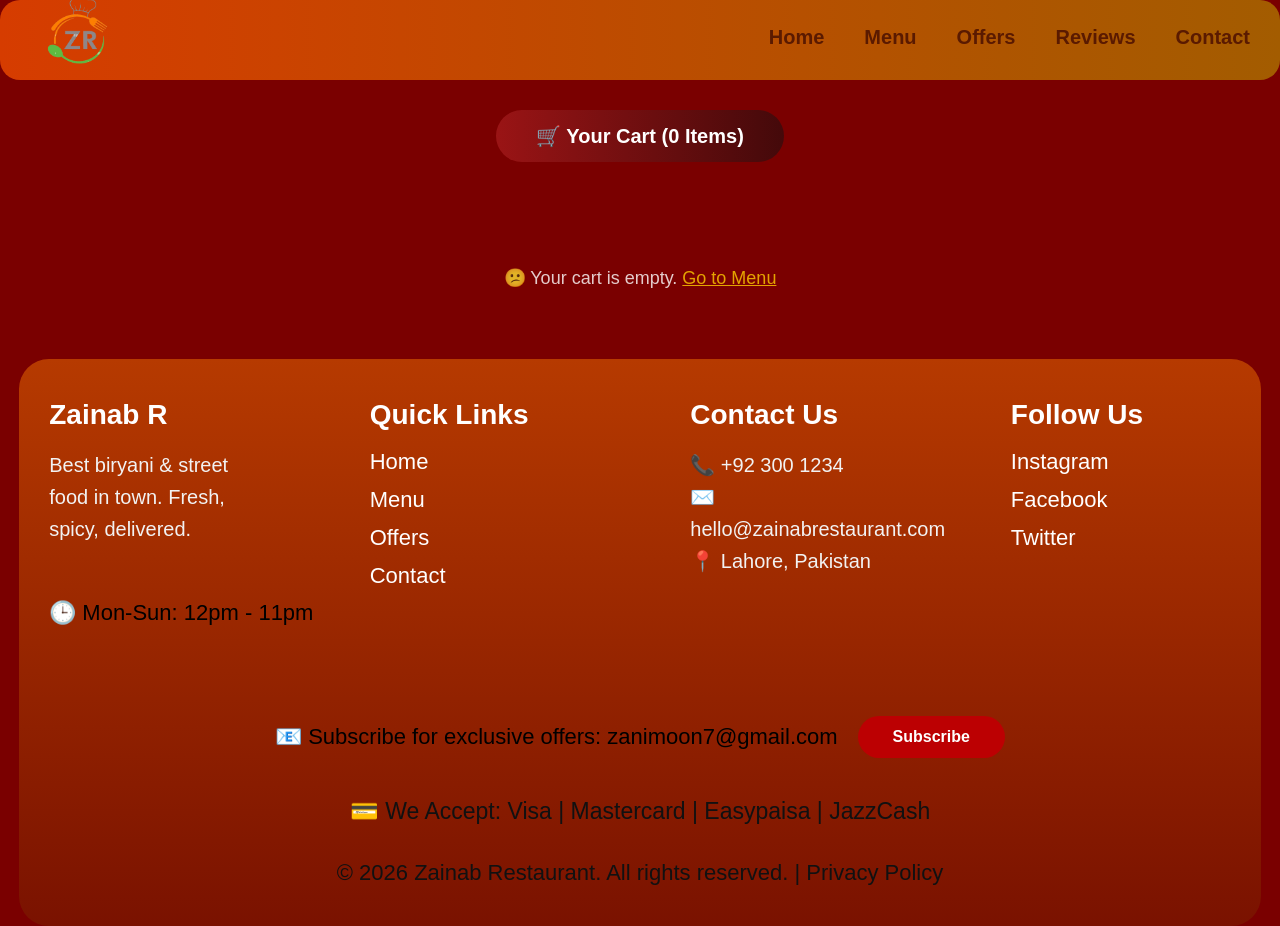
<file: cart.html>
<!DOCTYPE html>
<html lang="en">

<head>
    <meta charset="UTF-8">
    <meta name="viewport" content="width=device-width, initial-scale=1.0">
    <title>Cart</title>
    <link rel="stylesheet" href="cart.css">
</head>

<body>

    <div id="toast-container"></div>

    <!-- NAVBAR -->
    <div class="navbar">
        <div class="logo"><img src="logo.png" alt="logo"></div>
        <input type="checkbox" id="menu-toggle">
        <label for="menu-toggle" class="hamburger">
            <img src="hamburger.png" alt="menu" class="ham-icon">
            <img src="cross.png" alt="close" class="cross-icon">
        </label>
        <div class="nav-links">
            <a href="index.html">Home</a>
            <a href="menu.html">Menu</a>
            <a href="index.html#offers">Offers</a>
            <a href="index.html#reviews">Reviews</a>
            <a href="#contact">Contact</a>
        </div>
    </div>

    <!-- CART CONTENT HERE -->
    <div id="cartContent">
        <script>
            function showToast(message) {
                let container = document.getElementById('toast-container');
                let toast = document.createElement('div');
                toast.className = 'toast';
                toast.innerHTML = `<span class="toast-icon">✅</span><span class="toast-text">${message}</span><button class="toast-close" onclick="this.parentElement.remove()">✕</button>`;
                container.appendChild(toast);
                setTimeout(() => toast.remove(), 3000);
            }

            function saveCart(cart) {
                localStorage.setItem('cart', JSON.stringify(cart));
            }

            function getCart() {
                return JSON.parse(localStorage.getItem('cart')) || [];
            }

            function renderCart() {
                const cart = getCart();
                const container = document.getElementById('cartContent');

                let html = `
                    <div class="page-title-wrap">
                        <div class="page-title">🛒 Your Cart (${cart.length} Items)</div>
                    </div>
                `;

                if (cart.length === 0) {
                    html += `<div class="empty-cart">😕 Your cart is empty. <a href="menu.html" style="color:#ffcc00;">Go to Menu</a></div>`;
                    container.innerHTML = html;
                    return;
                }

                cart.forEach((item, index) => {
                    html += `
                        <div class="cart-item">
                            <div class="cart-item-left">
                                <div class="cart-item-name">${item.name}</div>
                                <div class="cart-item-rating">⭐ 4.8 (1.5k+ reviews)</div>
                            </div>
                            <div class="cart-item-right">
                                <div class="cart-item-price">$${(item.price * item.quantity).toFixed(2)}</div>
                                <div class="cart-item-controls">
                                    <button class="remove-btn" onclick="removeItem(${index})">❌</button>
                                    <div class="qty-controls">
                                        <button onclick="changeQty(${index}, -1)">-</button>
                                        <span>${item.quantity}</span>
                                        <button onclick="changeQty(${index}, 1)">+</button>
                                    </div>
                                </div>
                            </div>
                        </div>
                    `;
                });

                const subtotal = cart.reduce((sum, i) => sum + i.price * i.quantity, 0);
                const delivery = 2.00;
                const tax = +(subtotal * 0.06).toFixed(2);
                const grand = +(subtotal + delivery + tax).toFixed(2);

                html += `
                    <div class="total-box">
                        <h3>💰 Total Amount:</h3>
                        <div class="total-row"><span>Subtotal:</span><span>$${subtotal.toFixed(2)}</span></div>
                        <div class="total-row"><span>Delivery Fee:</span><span>$${delivery.toFixed(2)}</span></div>
                        <div class="total-row"><span>Tax:</span><span>$${tax}</span></div>
                        <div class="total-row grand"><span>Grand Total:</span><span>$${grand}</span></div>
                        <button class="checkout-btn" onclick="checkout()">✅ Proceed to Checkout</button>
                    </div>
                    <div class="continue-shopping-box">
                        <p>Changed your mind?</p>
                        <button class="continue-btn" onclick="window.location.href='index.html'">🛍️ Continue Shopping</button>
                    </div>
                `;

                container.innerHTML = html;
            }

            function removeItem(index) {
                let cart = getCart();
                const name = cart[index].name;
                cart.splice(index, 1);
                saveCart(cart);
                renderCart();
                showToast(`🗑️ ${name} removed from cart`);
            }

            function changeQty(index, delta) {
                let cart = getCart();
                cart[index].quantity += delta;
                if (cart[index].quantity <= 0) {
                    removeItem(index);
                    return;
                }
                saveCart(cart);
                renderCart();
            }

            function checkout() {
                showToast('🎉 Proceeding to checkout...');
                setTimeout(() => {
                    window.location.href = 'checkout.html';
                }, 1000);
            }
            renderCart();
        </script>
    </div>

    <!-- FOOTER -->
    <footer class="footer" id="contact">
        <div class="footer-container">

            <div class="footer-box">
                <h2>Zainab R</h2>
                <p>Best biryani & street food in town. Fresh, spicy, delivered.</p>
                <div class="timing">🕒 Mon-Sun: 12pm - 11pm</div>
            </div>

            <div class="footer-box">
                <h2>Quick Links</h2>
                <ul>
                    <li><a href="index.html">Home</a></li>
                    <li><a href="menu.html">Menu</a></li>
                    <li><a href="index.html#offers">Offers</a></li>
                    <li><a href="#contact">Contact</a></li>
                </ul>
            </div>

            <div class="footer-box">
                <h2>Contact Us</h2>
                <p>📞 +92 300 1234<br>✉️ hello@zainabrestaurant.com<br>📍 Lahore, Pakistan</p>
            </div>

            <div class="footer-box">
                <h2>Follow Us</h2>
                <div class="social-links">
                    <a href="#">Instagram</a>
                    <a href="#">Facebook</a>
                    <a href="#">Twitter</a>
                </div>
            </div>

        </div>

        <div class="subscribe">
            <p>📧 Subscribe for exclusive offers: zanimoon7@gmail.com</p>
            <button>Subscribe</button>
        </div>

        <div class="payment">💳 We Accept: Visa | Mastercard | Easypaisa | JazzCash</div>

        <div class="copyright">© 2026 Zainab Restaurant. All rights reserved. | Privacy Policy</div>
    </footer>

    <script>
        document.querySelectorAll('.nav-links a').forEach(link => {
            link.addEventListener('click', () => document.getElementById('menu-toggle').checked = false);
        });
    </script>

</body>

</html>
</file>
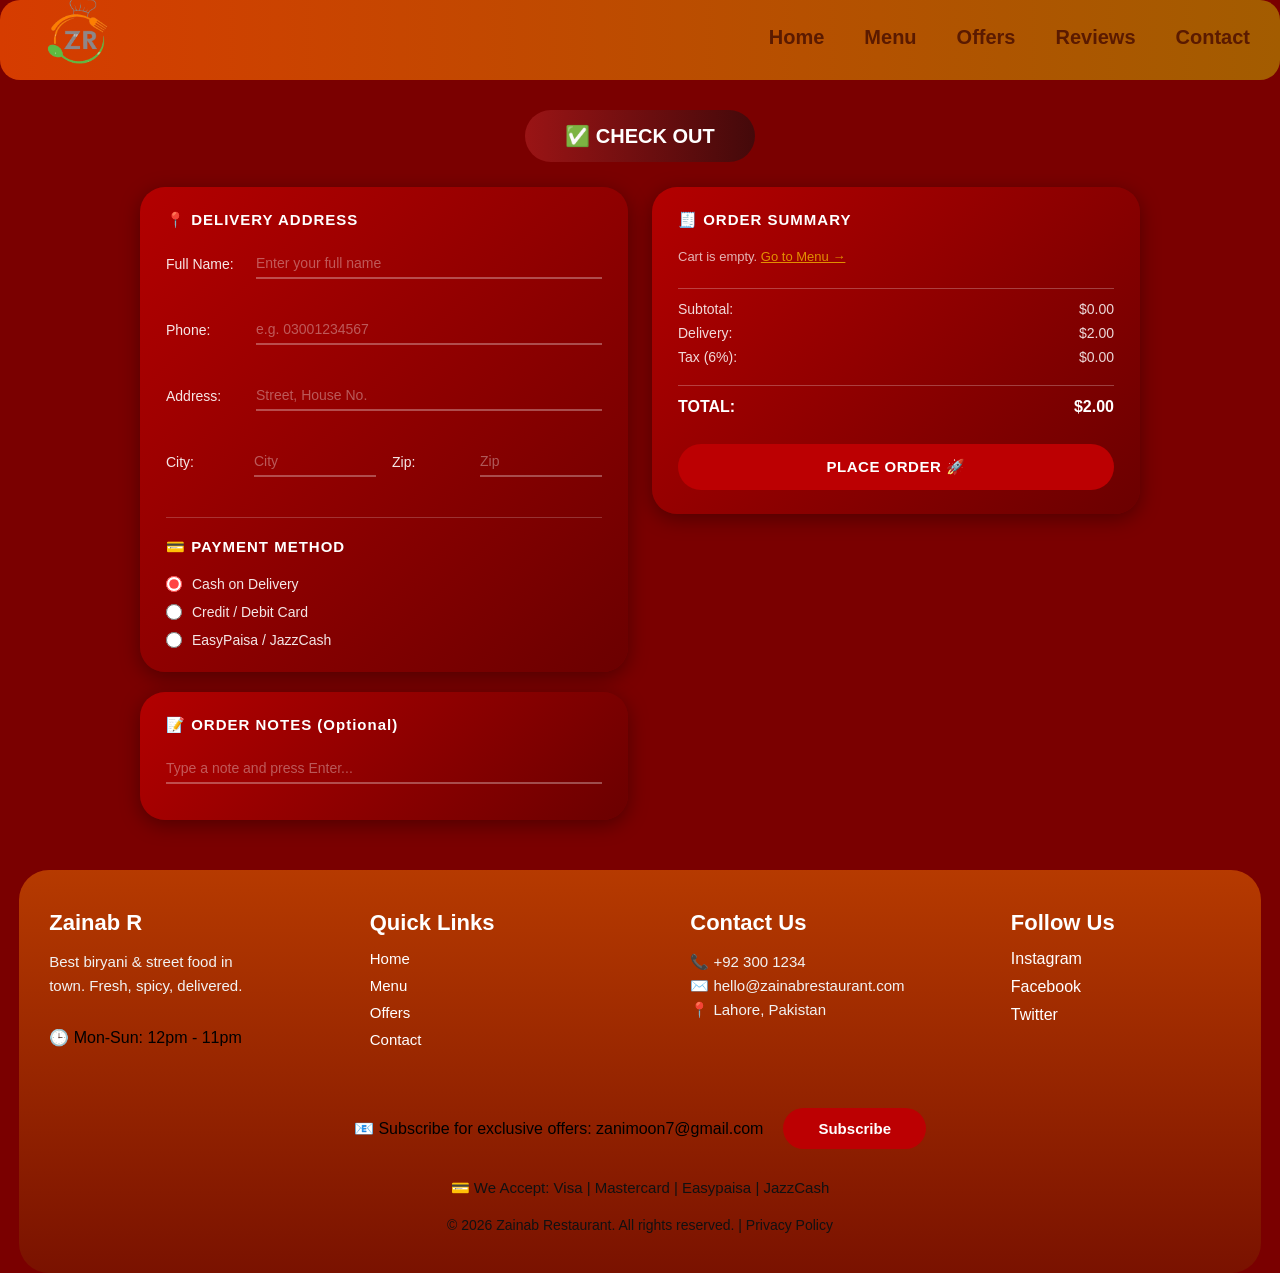
<file: checkout.html>
<!DOCTYPE html>
<html lang="en">

<head>
    <meta charset="UTF-8">
    <meta name="viewport" content="width=device-width, initial-scale=1.0">
    <title>Checkout</title>
    <link rel="stylesheet" href="checkout.css">
</head>

<body>

    <div id="toast-container"></div>

    <div class="navbar">
        <div class="logo"><img src="logo.png" alt="logo"></div>
        <input type="checkbox" id="menu-toggle">
        <label for="menu-toggle" class="hamburger">
            <img src="hamburger.png" alt="menu" class="ham-icon">
            <img src="cross.png" alt="close" class="cross-icon">
        </label>
        <div class="nav-links">
            <a href="index.html">Home</a>
            <a href="menu.html">Menu</a>
            <a href="index.html#offers">Offers</a>
            <a href="index.html#reviews">Reviews</a>
            <a href="#contact">Contact</a>
        </div>
    </div>

    <div class="page-title-wrap">
        <div class="page-title">✅ CHECK OUT</div>
    </div>

    <div class="checkout-grid">

        <div class="checkout-left">

            <!-- DELIVERY ADDRESS -->
            <div class="checkout-box">
                <h3 class="box-title">📍 DELIVERY ADDRESS</h3>

                <div class="form-row">
                    <label>Full Name:</label>
                    <div class="input-wrap">
                        <input type="text" id="fullName" placeholder="Enter your full name"
                            oninput="validateField('fullName')" onblur="validateField('fullName')">
                        <span class="field-error" id="err-fullName"></span>
                    </div>
                </div>

                <div class="form-row">
                    <label>Phone:</label>
                    <div class="input-wrap">
                        <input type="tel" id="phone" placeholder="e.g. 03001234567" oninput="validateField('phone')"
                            onblur="validateField('phone')">
                        <span class="field-error" id="err-phone"></span>
                    </div>
                </div>

                <div class="form-row">
                    <label>Address:</label>
                    <div class="input-wrap">
                        <input type="text" id="address" placeholder="Street, House No."
                            oninput="validateField('address')" onblur="validateField('address')">
                        <span class="field-error" id="err-address"></span>
                    </div>
                </div>

                <div class="form-row form-row-half">
                    <div>
                        <label>City:</label>
                        <div class="input-wrap">
                            <input type="text" id="city" placeholder="City" oninput="validateField('city')"
                                onblur="validateField('city')">
                            <span class="field-error" id="err-city"></span>
                        </div>
                    </div>
                    <div>
                        <label>Zip:</label>
                        <div class="input-wrap">
                            <input type="text" id="zip" placeholder="Zip">
                        </div>
                    </div>
                </div>

                <div class="form-divider"></div>

                <h3 class="box-title">💳 PAYMENT METHOD</h3>
                <div class="payment-options">
                    <label class="payment-option">
                        <input type="radio" name="payment" value="Cash on Delivery" checked>
                        <span>Cash on Delivery</span>
                    </label>
                    <label class="payment-option">
                        <input type="radio" name="payment" value="Credit / Debit Card">
                        <span>Credit / Debit Card</span>
                    </label>
                    <label class="payment-option">
                        <input type="radio" name="payment" value="EasyPaisa / JazzCash">
                        <span>EasyPaisa / JazzCash</span>
                    </label>
                </div>
            </div>

            <!-- ORDER NOTES -->
            <div class="checkout-box notes-box">
                <h3 class="box-title">📝 ORDER NOTES (Optional)</h3>
                <div class="notes-input-row">
                    <input type="text" id="noteInput" placeholder="Type a note and press Enter...">
                </div>
                <ul class="notes-list" id="notesList"></ul>
            </div>

        </div>

        <!-- ORDER SUMMARY -->
        <div class="checkout-box checkout-right" id="orderSummary">
            <h3 class="box-title">🧾 ORDER SUMMARY</h3>
            <div id="summaryItems"></div>
            <div class="summary-divider"></div>
            <div class="summary-row"><span>Subtotal:</span><span id="subtotalVal">$0.00</span></div>
            <div class="summary-row"><span>Delivery:</span><span>$2.00</span></div>
            <div class="summary-row"><span>Tax (6%):</span><span id="taxVal">$0.00</span></div>
            <div class="summary-divider"></div>
            <div class="summary-row summary-total"><span>TOTAL:</span><span id="grandVal">$0.00</span></div>
            <button class="place-order-btn" onclick="placeOrder()">PLACE ORDER 🚀</button>
        </div>

    </div>

    <footer class="footer" id="contact">
        <div class="footer-container">
            <div class="footer-box">
                <h2>Zainab R</h2>
                <p>Best biryani &amp; street food in town. Fresh, spicy, delivered.</p>
                <div class="timing">🕒 Mon-Sun: 12pm - 11pm</div>
            </div>
            <div class="footer-box">
                <h2>Quick Links</h2>
                <ul>
                    <li><a href="index.html">Home</a></li>
                    <li><a href="menu.html">Menu</a></li>
                    <li><a href="index.html#offers">Offers</a></li>
                    <li><a href="#contact">Contact</a></li>
                </ul>
            </div>
            <div class="footer-box">
                <h2>Contact Us</h2>
                <p>📞 +92 300 1234<br>✉️ hello@zainabrestaurant.com<br>📍 Lahore, Pakistan</p>
            </div>
            <div class="footer-box">
                <h2>Follow Us</h2>
                <div class="social-links">
                    <a href="#">Instagram</a>
                    <a href="#">Facebook</a>
                    <a href="#">Twitter</a>
                </div>
            </div>
        </div>
        <div class="subscribe">
            <p>📧 Subscribe for exclusive offers: zanimoon7@gmail.com</p>
            <button id="subscribeBtn">Subscribe</button>
        </div>
        <div class="payment">💳 We Accept: Visa | Mastercard | Easypaisa | JazzCash</div>
        <div class="copyright">© 2026 Zainab Restaurant. All rights reserved. | Privacy Policy</div>
    </footer>

    <script>
        // ===== TOAST =====
        function showToast(message) {
            let c = document.getElementById('toast-container');
            let t = document.createElement('div');
            t.className = 'toast';
            t.innerHTML = `<span class="toast-icon">✅</span><span class="toast-text">${message}</span><button class="toast-close" onclick="this.parentElement.remove()">✕</button>`;
            c.appendChild(t);
            setTimeout(() => t.remove(), 3000);
        }

        // ===== CART =====
        function getCart() {
            return JSON.parse(localStorage.getItem('cart')) || [];
        }

        function renderOrderSummary() {
            const cart = getCart();
            const box = document.getElementById('summaryItems');
            if (cart.length === 0) {
                box.innerHTML = `<p class="empty-cart">Cart is empty. <a href="menu.html">Go to Menu →</a></p>`;
            } else {
                box.innerHTML = cart.map(item => `
                    <div class="summary-item-row">
                        <span class="summary-item-name">${item.name}</span>
                        <div class="summary-item-bottom">
                            <span class="summary-item-qty">x${item.quantity}</span>
                            <span class="summary-item-price">$${(item.price * item.quantity).toFixed(2)}</span>
                        </div>
                    </div>
                `).join('');
            }
            const sub = cart.reduce((s, i) => s + i.price * i.quantity, 0);
            const tax = +(sub * 0.06).toFixed(2);
            const grand = +(sub + 2 + tax).toFixed(2);
            document.getElementById('subtotalVal').textContent = '$' + sub.toFixed(2);
            document.getElementById('taxVal').textContent = '$' + tax.toFixed(2);
            document.getElementById('grandVal').textContent = '$' + grand.toFixed(2);
        }

        // ===== FORM PERSISTENCE =====
        function initFormPersistence() {
            ['fullName', 'phone', 'address', 'city', 'zip'].forEach(id => {
                const el = document.getElementById(id);
                if (!el) return;
                el.value = localStorage.getItem('form_' + id) || '';
                el.addEventListener('input', () => localStorage.setItem('form_' + id, el.value));
            });
        }

        // ===== VALIDATION =====
        const validationRules = {
            fullName: {
                test: v => v.trim().length >= 3 && /^[a-zA-Z\s]+$/.test(v.trim()),
                msg: '⚠️ Enter a valid name (letters only, min 3 chars)'
            },
            phone: {
                test: v => /^(\+?[0-9]{1,4})?[0-9]{10,11}$/.test(v.trim().replace(/\s/g, '')),
                msg: '⚠️ Enter a valid phone number'
            },
            address: {
                test: v => v.trim().length >= 5,
                msg: '⚠️ Enter a valid address (min 5 characters)'
            },
            city: {
                test: v => v.trim().length >= 2 && /^[a-zA-Z\s]+$/.test(v.trim()),
                msg: '⚠️ Enter a valid city name'
            }
        };

        function validateField(id) {
            const el = document.getElementById(id);
            const err = document.getElementById('err-' + id);
            if (!el || !err) return true;
            const rule = validationRules[id];
            if (!rule) return true;
            const val = el.value;
            if (val === '') { err.textContent = ''; el.classList.remove('input-error', 'input-ok'); return false; }
            if (!rule.test(val)) {
                err.textContent = rule.msg;
                el.classList.add('input-error');
                el.classList.remove('input-ok');
                return false;
            } else {
                err.textContent = '';
                el.classList.remove('input-error');
                el.classList.add('input-ok');
                return true;
            }
        }

        function validateAll() {
            const fields = ['fullName', 'phone', 'address', 'city'];
            let ok = true;
            fields.forEach(id => {
                const el = document.getElementById(id);
                if (!el.value.trim()) {
                    const err = document.getElementById('err-' + id);
                    if (err) err.textContent = '⚠️ This field is required';
                    el.classList.add('input-error');
                    ok = false;
                } else {
                    if (!validateField(id)) ok = false;
                }
            });
            return ok;
        }

        // ===== NOTES =====
        function initNotes() {
            const input = document.getElementById('noteInput');
            const list = document.getElementById('notesList');
            let notes = JSON.parse(localStorage.getItem('orderNotes')) || [];

            function render() {
                list.innerHTML = '';
                notes.forEach((n, i) => {
                    const li = document.createElement('li');
                    li.className = 'note-item';
                    li.innerHTML = `<span>• ${n}</span><button onclick="deleteNote(${i})">✕</button>`;
                    list.appendChild(li);
                });
                localStorage.setItem('orderNotes', JSON.stringify(notes));
            }

            window.deleteNote = i => { notes.splice(i, 1); render(); };

            input.addEventListener('keydown', e => {
                if (e.key === 'Enter') {
                    const v = input.value.trim();
                    if (v) { notes.push(v); input.value = ''; render(); }
                }
            });
            render();
        }

        // ===== PLACE ORDER =====
        function placeOrder() {
            if (!validateAll()) {
                showToast('⚠️ Please fix the errors below');
                return;
            }

            const cart = getCart();
            if (cart.length === 0) {
                showToast('⚠️ Your cart is empty!');
                return;
            }

            const payment = document.querySelector('input[name="payment"]:checked').value;
            const customerName = document.getElementById('fullName').value.trim();

            const itemsList = cart.map(item => `${item.name} x${item.quantity}`).join(', ');
            const subtotal = cart.reduce((s, i) => s + i.price * i.quantity, 0);
            const tax = +(subtotal * 0.06).toFixed(2);
            const total = +(subtotal + 2 + tax).toFixed(2);

            let allOrders = JSON.parse(localStorage.getItem('restaurantOrders')) || [];
            let newId = allOrders.length > 0 ? Math.max(...allOrders.map(o => o.id)) + 1 : 1001;

            allOrders.push({
                id: newId,
                customer: customerName,
                items: itemsList,
                total: total,
                status: "pending",
                date: new Date().toISOString().split('T')[0]
            });

            localStorage.setItem('restaurantOrders', JSON.stringify(allOrders));

            localStorage.removeItem('cart');
            localStorage.removeItem('orderNotes');
            ['fullName', 'phone', 'address', 'city', 'zip'].forEach(id => localStorage.removeItem('form_' + id));

            showToast(`🎉 Order placed successfully! Order #${newId}`);

            setTimeout(() => window.location.href = 'index.html', 2500);
        }

        // ===== INIT =====
        document.querySelectorAll('.nav-links a').forEach(a =>
            a.addEventListener('click', () => document.getElementById('menu-toggle').checked = false)
        );
        document.getElementById('subscribeBtn')?.addEventListener('click', () =>
            showToast('📧 Subscribed to exclusive offers!')
        );

        renderOrderSummary();
        initFormPersistence();
        initNotes();
    </script>
</body>

</html>
</file>
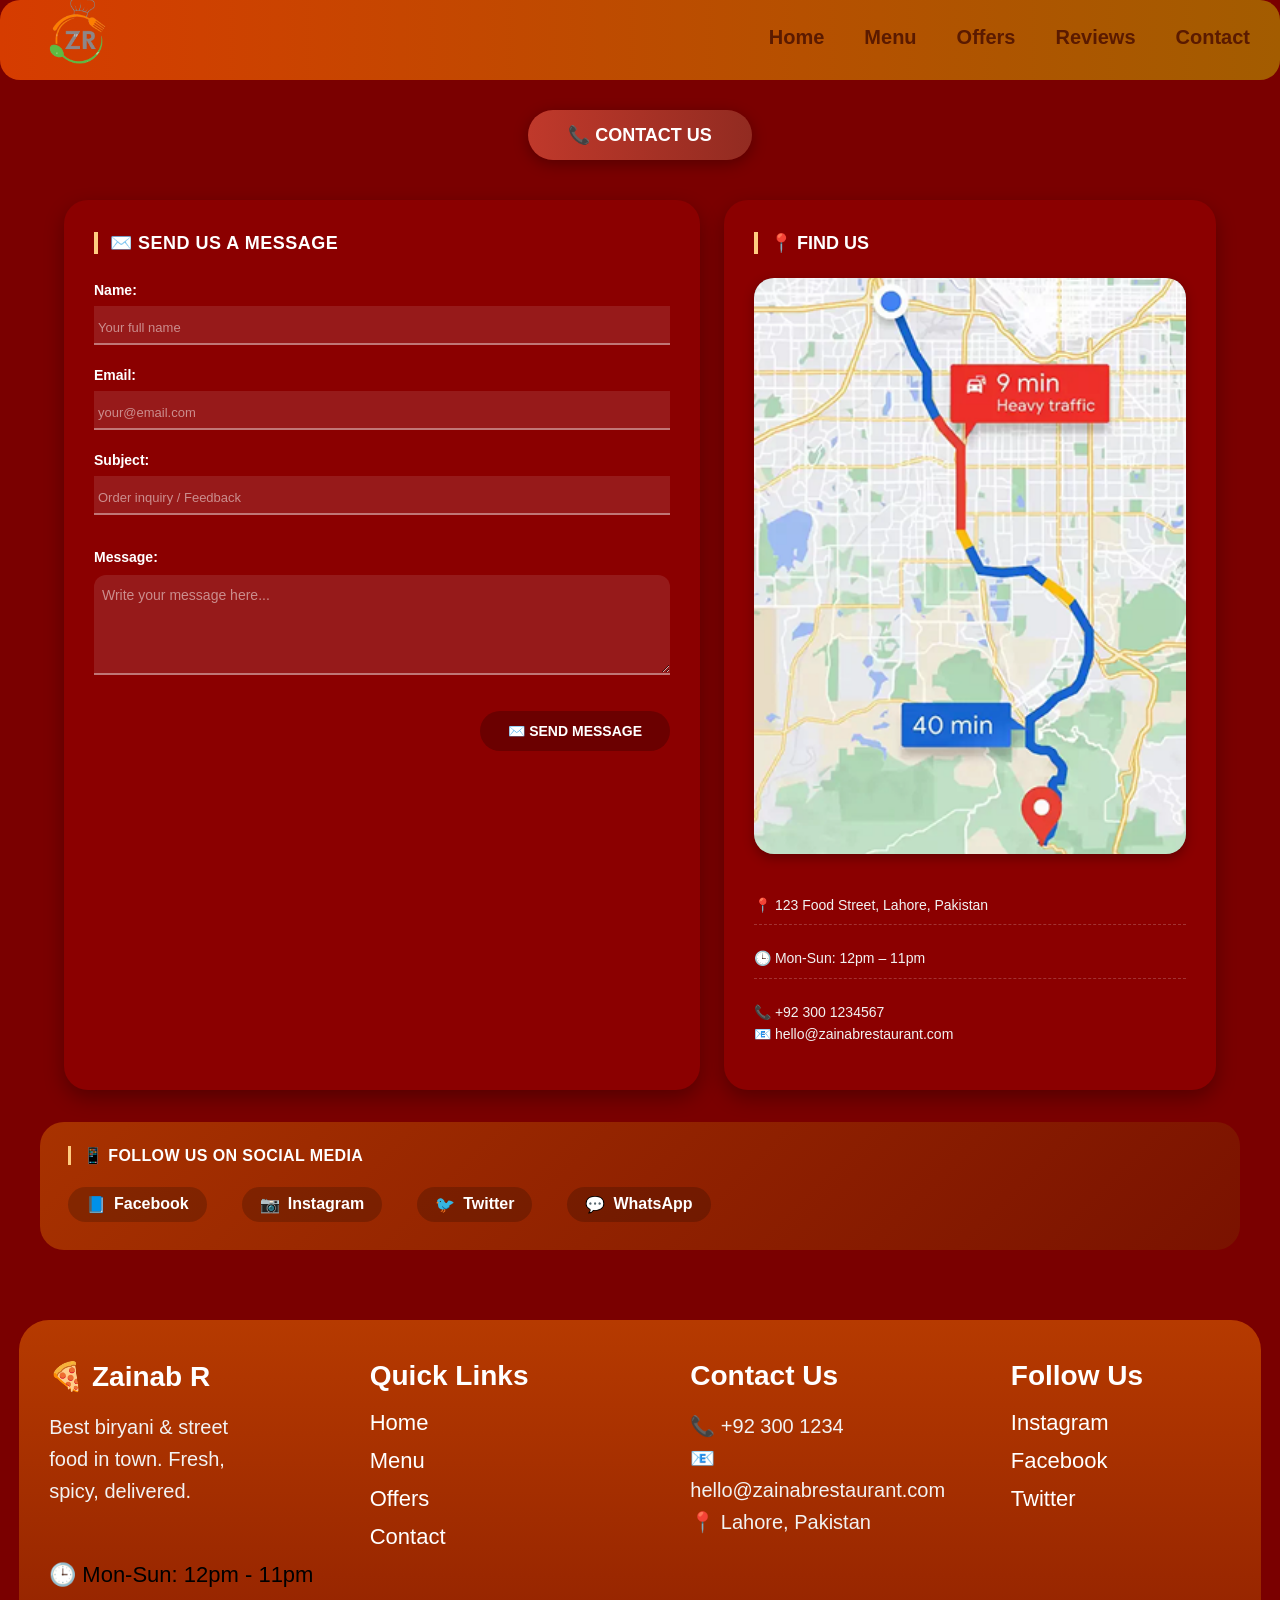
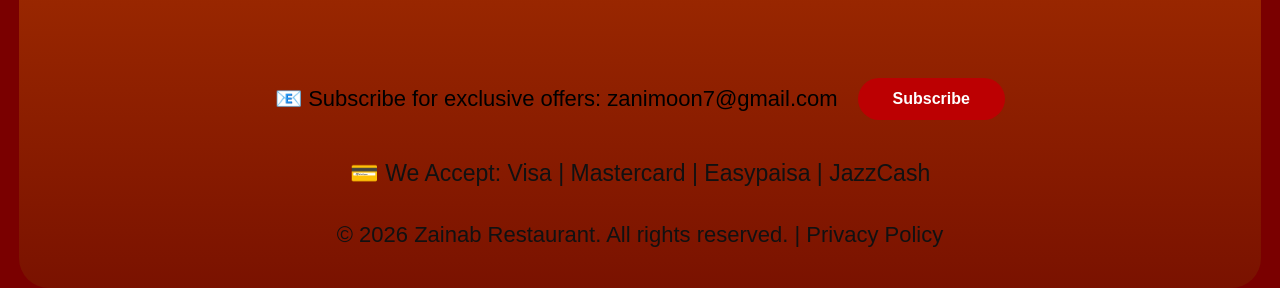
<file: Contact.html>
<!DOCTYPE html>
<html lang="en">

<head>
    <meta charset="UTF-8">
    <meta name="viewport" content="width=device-width, initial-scale=1.0, user-scalable=yes">
    <title>Contact</title>
    <link rel="stylesheet" href="Contact.css">
</head>

<body>

    <!-- ========== NAVBAR HTML ========== -->
    <div class="navbar">
        <div class="logo">
            <img src="logo.png" alt="logo">
        </div>
        <input type="checkbox" id="menu-toggle">
        <label for="menu-toggle" class="hamburger">
            <img src="hamburger.png" alt="menu" class="ham-icon">
            <img src="cross.png" alt="close" class="cross-icon">
        </label>
        <div class="nav-links">
            <a href="index.html">Home</a>
            <a href="menu.html">Menu</a>
            <a href="index.html#offers">Offers</a>
            <a href="index.html#reviews">Reviews</a>
            <a href="Contact.html">Contact</a>
        </div>
    </div>

    <!-- ========== CONTACT HERO BUTTON ========== -->
    <div class="contact-hero">
        <button class="contact-hero-btn">📞 CONTACT US</button>
    </div>

    <!-- ========== CARDS ROW ========== -->
    <div class="contact-cards-row">

        <!-- Send Message Form Card -->
        <div class="form-card">
            <h3>✉️ SEND US A MESSAGE</h3>

            <div class="form-field">
                <label>Name:</label>
                <input type="text" id="contactName" placeholder="Your full name">
            </div>
            <div class="form-field">
                <label>Email:</label>
                <input type="email" id="contactEmail" placeholder="your@email.com">
            </div>
            <div class="form-field">
                <label>Subject:</label>
                <input type="text" id="contactSubject" placeholder="Order inquiry / Feedback">
            </div>

            <div class="message-section">
                <label>Message:</label>
                <textarea id="contactMessage" placeholder="Write your message here..."></textarea>
            </div>

            <div class="send-btn">
                <button onclick="sendMessage()">✉️ SEND MESSAGE</button>
            </div>
        </div>

        <!-- Find Us Card -->
        <div class="findus-card">
            <h3>📍 FIND US</h3>

            <div class="map-placeholder">
                <img src="location.png" alt="Restaurant location map">
            </div>

            <div class="findus-info">
                <p>📍 123 Food Street, Lahore, Pakistan</p>
                <p>🕒 Mon-Sun: 12pm – 11pm</p>
                <p>📞 +92 300 1234567<br>📧 hello@zainabrestaurant.com</p>
            </div>
        </div>

    </div>

    <!-- ========== SOCIAL MEDIA SECTION ========== -->
    <div class="social-section">
        <h3>📱 FOLLOW US ON SOCIAL MEDIA</h3>
        <div class="social-icons-row">
            <a class="social-item" href="#">📘 <span>Facebook</span></a>
            <a class="social-item" href="#">📷 <span>Instagram</span></a>
            <a class="social-item" href="#">🐦 <span>Twitter</span></a>
            <a class="social-item" href="#">💬 <span>WhatsApp</span></a>
        </div>
    </div>

    <!-- ========== FOOTER ========== -->
    <footer class="footer">
        <div class="footer-container">
            <div class="footer-box">
                <h2>🍕 Zainab R</h2>
                <p>Best biryani & street food in town. Fresh, spicy, delivered.</p>
                <div class="timing">🕒 Mon-Sun: 12pm - 11pm</div>
            </div>
            <div class="footer-box">
                <h2>Quick Links</h2>
                <ul>
                    <li><a href="index.html">Home</a></li>
                    <li><a href="menu.html">Menu</a></li>
                    <li><a href="index.html#offers">Offers</a></li>
                    <li><a href="Contact.html">Contact</a></li>
                </ul>
            </div>
            <div class="footer-box">
                <h2>Contact Us</h2>
                <p>📞 +92 300 1234<br>📧 hello@zainabrestaurant.com<br>📍 Lahore, Pakistan</p>
            </div>
            <div class="footer-box">
                <h2>Follow Us</h2>
                <div class="social-links">
                    <a href="#">Instagram</a>
                    <a href="#">Facebook</a>
                    <a href="#">Twitter</a>
                </div>
            </div>
        </div>

        <div class="subscribe">
            <p>📧 Subscribe for exclusive offers: zanimoon7@gmail.com</p>
            <button id="subscribeBtn">Subscribe</button>
        </div>

        <div class="payment">💳 We Accept: Visa | Mastercard | Easypaisa | JazzCash</div>
        <div class="copyright">© 2026 Zainab Restaurant. All rights reserved. | Privacy Policy</div>
    </footer>

    <script>
        // Subscribe button
        const subscribeBtn = document.getElementById('subscribeBtn');
        if (subscribeBtn) {
            subscribeBtn.addEventListener('click', () => alert('✅ Subscribed! Thank you.'));
        }

        // Mobile menu close
        const menuToggle = document.getElementById('menu-toggle');
        const links = document.querySelectorAll('.nav-links a');
        links.forEach(link => {
            link.addEventListener('click', () => {
                if (window.innerWidth <= 768 && menuToggle) {
                    menuToggle.checked = false;
                }
            });
        });

        // Send message function with validation
        function sendMessage() {
            const name = document.getElementById('contactName').value.trim();
            const email = document.getElementById('contactEmail').value.trim();
            const subject = document.getElementById('contactSubject').value.trim();
            const message = document.getElementById('contactMessage').value.trim();

            if (!name || !email || !subject || !message) {
                alert('⚠️ Please fill all fields before sending.');
                return;
            }

            if (!email.includes('@') || !email.includes('.')) {
                alert('⚠️ Please enter a valid email address.');
                return;
            }

            alert('📨 Thank you! Your message has been sent. We will get back to you soon.');

            // Clear form
            document.getElementById('contactName').value = '';
            document.getElementById('contactEmail').value = '';
            document.getElementById('contactSubject').value = '';
            document.getElementById('contactMessage').value = '';
        }
    </script>
</body>

</html>
</file>
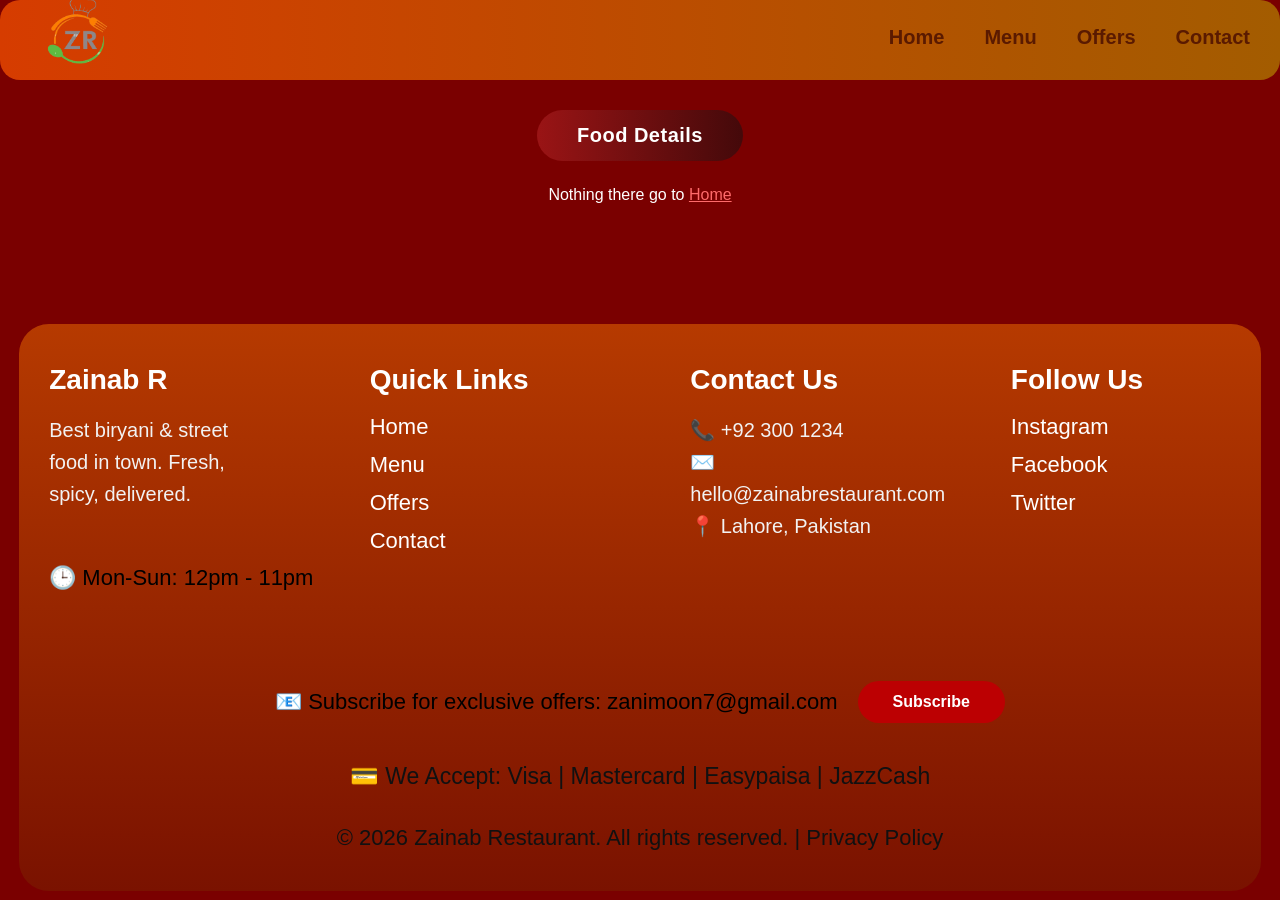
<file: Food details.html>
<!DOCTYPE html>
<html lang="en">

<head>
    <meta charset="UTF-8">
    <meta name="viewport" content="width=device-width, initial-scale=1.0, user-scalable=yes">
    <title>Food Details</title>
    <link rel="stylesheet" href="Food details.css">
</head>

<body>

    <div id="toast-container"></div>

    <div class="navbar">
        <div class="logo"><img src="logo.png" alt="logo"></div>
        <input type="checkbox" id="menu-toggle">
        <label for="menu-toggle" class="hamburger">
            <img src="hamburger.png" alt="menu" class="ham-icon">
            <img src="cross.png" alt="close" class="cross-icon">
        </label>
        <div class="nav-links">
            <a href="index.html">Home</a>
            <a href="menu.html">Menu</a>
            <a href="index.html#offers">Offers</a>
            <a href="index.html#contact">Contact</a>
        </div>
    </div>

    <div class="page-title-wrap">
        <div class="page-title">Food Details</div>
    </div>

    <div id="detailsContent" class="main-content"></div>
    <div id="reviewsSection"></div>

    <footer class="footer">
        <div class="footer-container">
            <div class="footer-box">
                <h2>Zainab R</h2>
                <p>Best biryani & street food in town. Fresh, spicy, delivered.</p>
                <div class="timing">🕒 Mon-Sun: 12pm - 11pm</div>
            </div>
            <div class="footer-box">
                <h2>Quick Links</h2>
                <ul>
                    <li><a href="index.html">Home</a></li>
                    <li><a href="menu.html">Menu</a></li>
                    <li><a href="index.html#offers">Offers</a></li>
                    <li><a href="#contact">Contact</a></li>
                </ul>
            </div>
            <div class="footer-box">
                <h2>Contact Us</h2>
                <p>📞 +92 300 1234<br>✉️ hello@zainabrestaurant.com<br>📍 Lahore, Pakistan</p>
            </div>
            <div class="footer-box">
                <h2>Follow Us</h2>
                <div class="social-links">
                    <a href="#">Instagram</a>
                    <a href="#">Facebook</a>
                    <a href="#">Twitter</a>
                </div>
            </div>
        </div>

        <div class="subscribe">
            <p>📧 Subscribe for exclusive offers: zanimoon7@gmail.com</p>
            <button id="subscribeBtn">Subscribe</button>
        </div>

        <div class="payment">💳 We Accept: Visa | Mastercard | Easypaisa | JazzCash</div>

        <div class="copyright">© 2026 Zainab Restaurant. All rights reserved. | Privacy Policy</div>
    </footer>

    <script src="food details.js"></script>
</body>

</html>
</file>
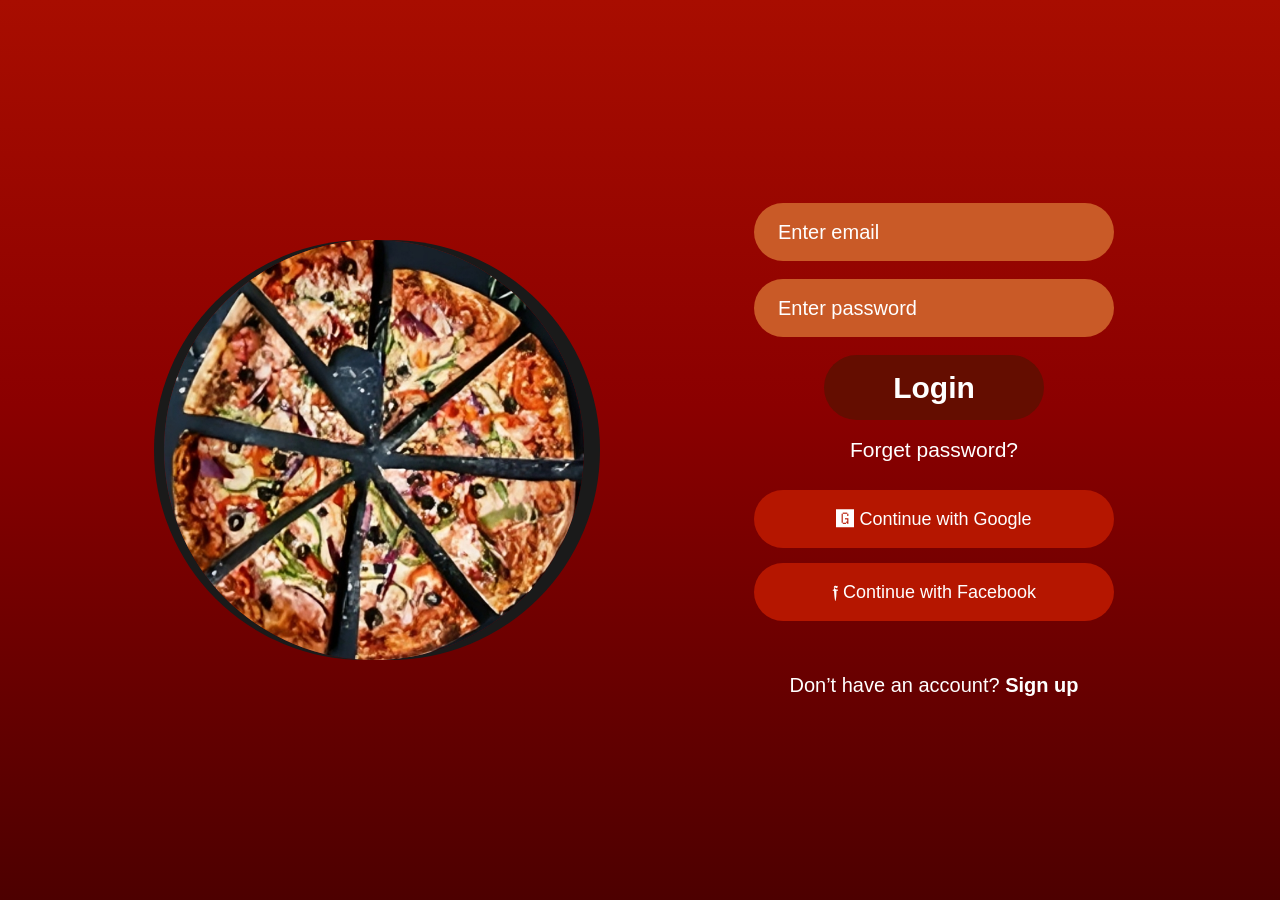
<file: login.html>
<!DOCTYPE html>
<html lang="en">

<head>
    <meta charset="UTF-8">
    <meta name="viewport" content="width=device-width, initial-scale=1.0">
    <title>Login</title>

    <link rel="stylesheet" href="login.css">

</head>

<body>

    <div class="left">
        <img src="pizza.jpg" alt="Pizza" class="pizza-img">
    </div>

    <div class="right">

        <input type="email" placeholder="Enter email" class="input-box">

        <input type="password" placeholder="Enter password" class="input-box">

        <button class="login-btn">Login</button>

        <a href="#" class="forget">Forget password?</a>

        <div class="social-column">
            <button class="social-btn">🅶 Continue with Google</button>
            <button class="social-btn">𝖋 Continue with Facebook</button>
        </div>

        <div class="signup">
            Don’t have an account?
            <a href="#">Sign up</a>
        </div>

    </div>

</body>

</html>
</file>
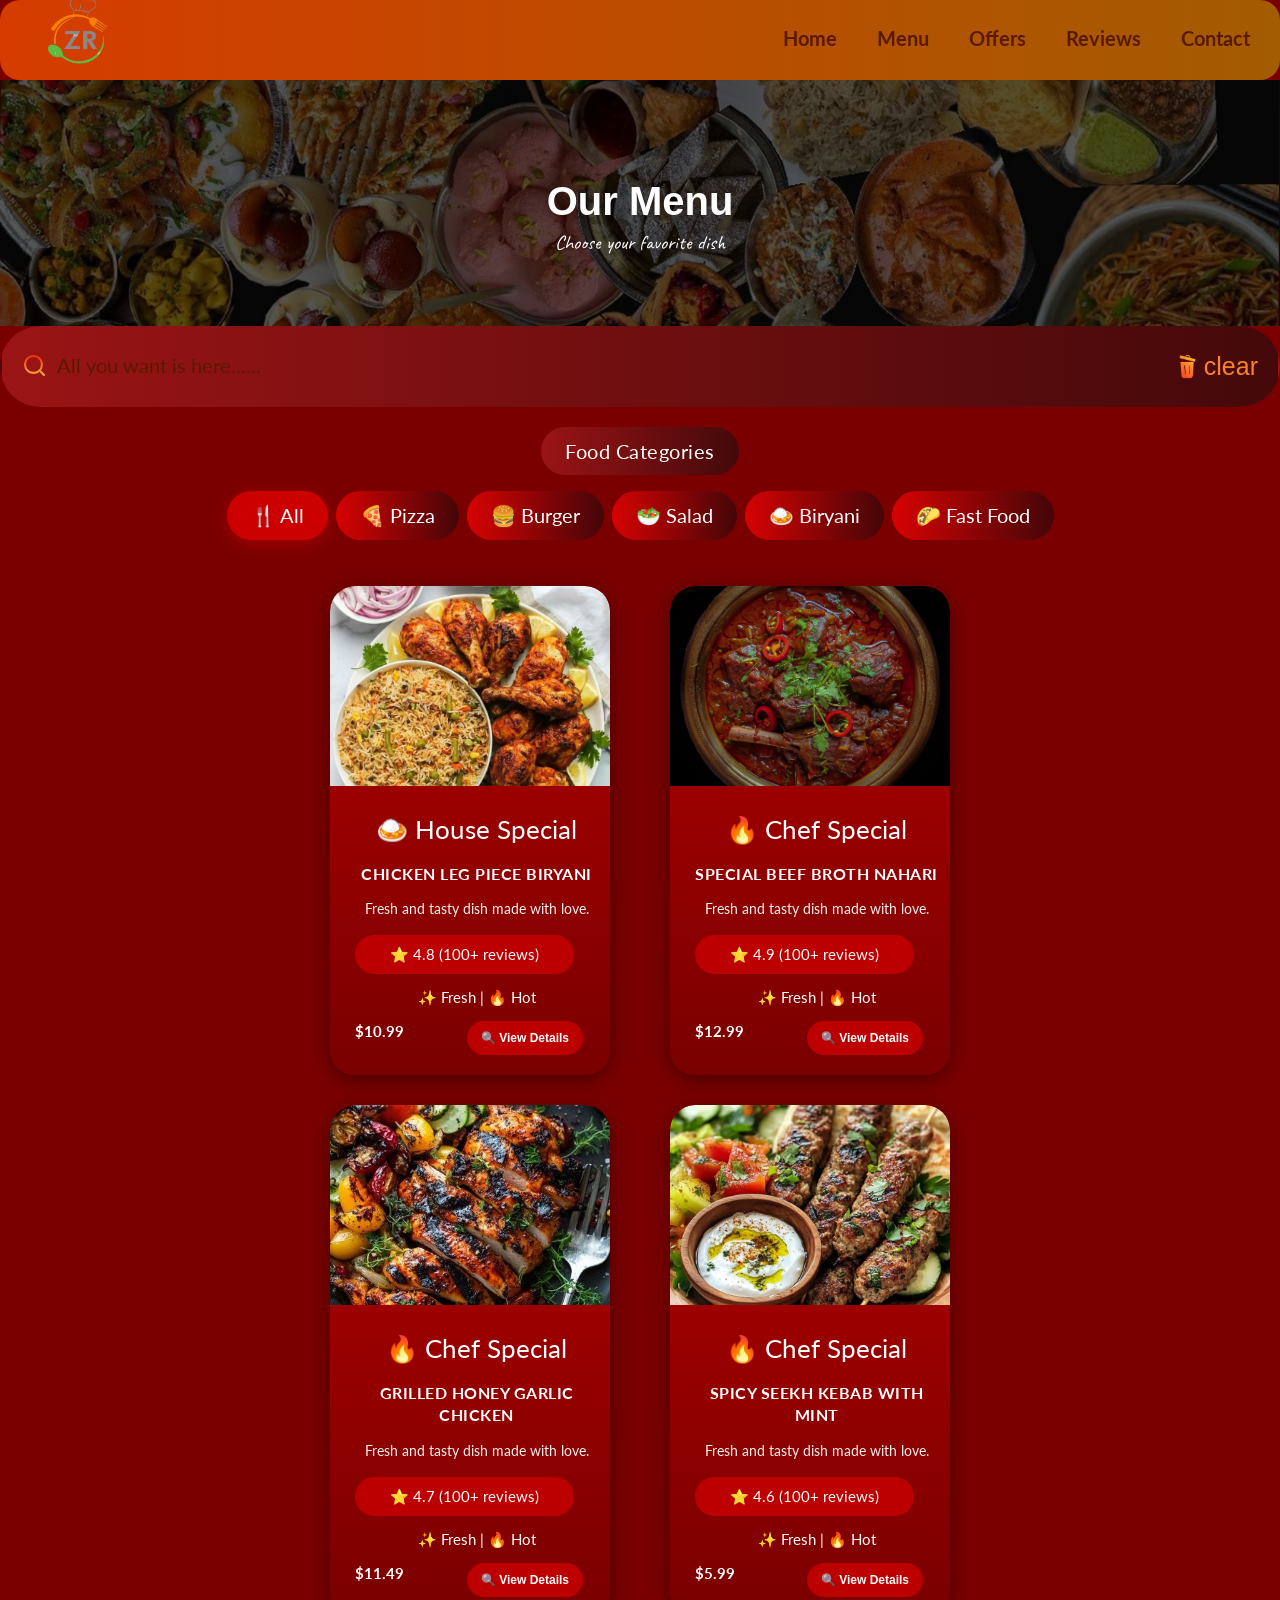
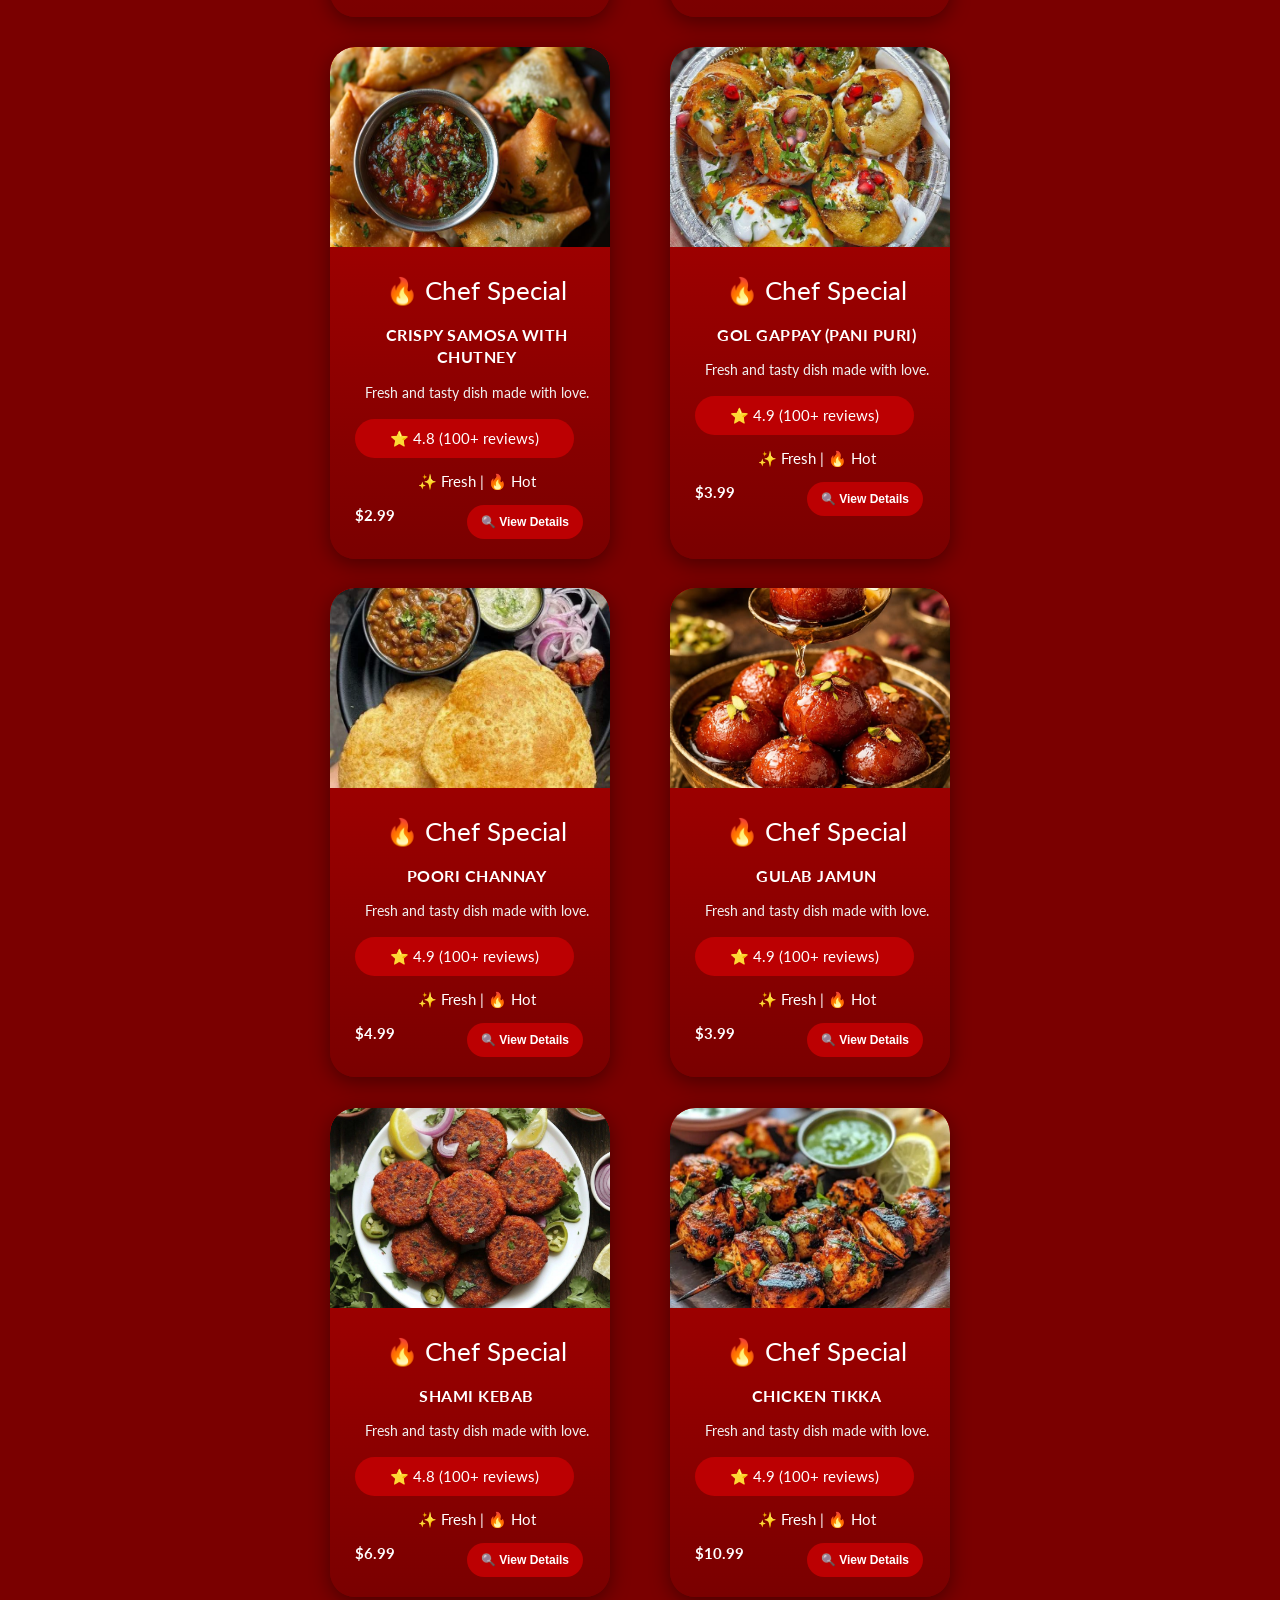
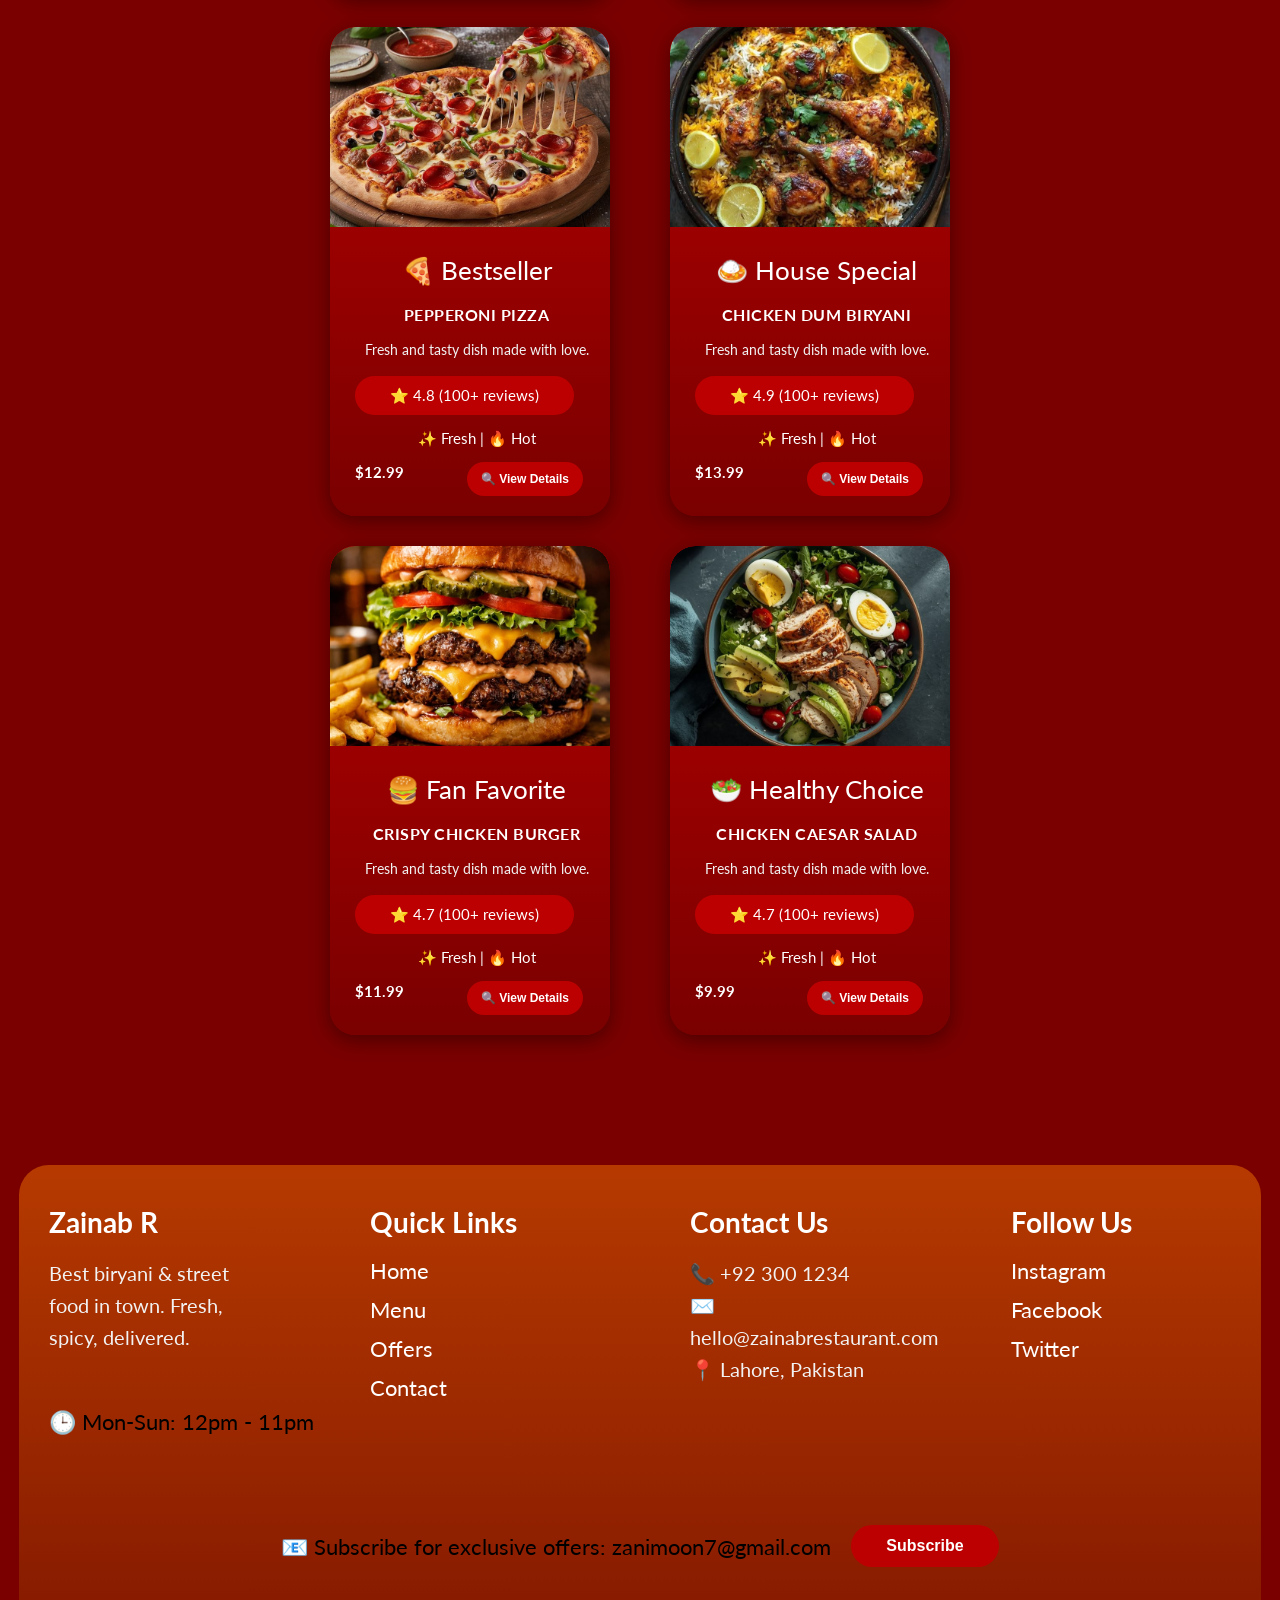
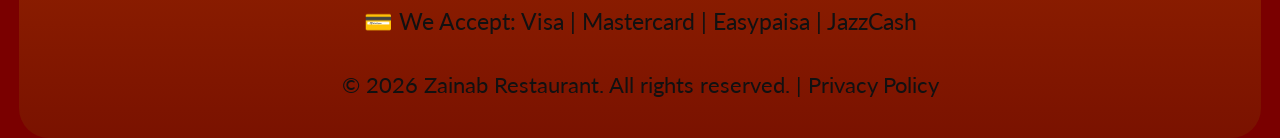
<file: menu.html>
<!DOCTYPE html>
<html lang="en">

<head>
    <meta charset="UTF-8">
    <meta name="viewport" content="width=device-width, initial-scale=1.0">
    <title>Our Menu</title>
    <link
        href="https://fonts.googleapis.com/css2?family=Oswald:wght@400;600;700&family=Lato:wght@300;400;700&family=Caveat:wght@400;600;700&display=swap"
        rel="stylesheet">
    <link rel="stylesheet" href="menu.css">
</head>

<body>

    <div id="toast-container"></div>

    <div class="navbar">
        <div class="logo"><img src="logo.png" alt="logo"></div>
        <input type="checkbox" id="menu-toggle">
        <label for="menu-toggle" class="hamburger">
            <img src="hamburger.png" alt="menu" class="ham-icon">
            <img src="cross.png" alt="close" class="cross-icon">
        </label>
        <div class="nav-links">
            <a href="index.html">Home</a>
            <a href="menu.html">Menu</a>
            <a href="index.html#offers">Offers</a>
            <a href="index.html#reviews">Reviews</a>
            <a href="#contact">Contact</a>
        </div>
    </div>

    <div class="hero">
        <h2>Our Menu</h2>
        <p class="hero-sub">Choose your favorite dish</p>
    </div>

    <div class="search-bar">
        <span class="search-icon"><img src="search.png" alt="search" style="height: 25px;"></span>
        <input type="text" id="searchInput" placeholder="All you want is here......">
        <button class="clear-btn" onclick="clearSearch()"><img src="delete.png" alt="clear"
                style="height: 25px;">clear</button>
    </div>

    <div class="categories-section">
        <div class="categories-label">Food Categories</div>
        <div class="categories">
            <button class="label active" onclick="filterCategory('all', this)">🍴 All</button>
            <button class="label" onclick="filterCategory('pizza', this)">🍕 Pizza</button>
            <button class="label" onclick="filterCategory('burger', this)">🍔 Burger</button>
            <button class="label" onclick="filterCategory('salad', this)">🥗 Salad</button>
            <button class="label" onclick="filterCategory('biryani', this)">🍛 Biryani</button>
            <button class="label" onclick="filterCategory('fastfood', this)">🌮 Fast Food</button>
        </div>

        <div class="cards" id="cardsGrid">
            <div class="no-results" id="noResults" style="display:none;">😔 Nothing found.</div>
        </div>
    </div>

    <footer class="footer" id="contact">
        <div class="footer-container">
            <div class="footer-box">
                <h2>Zainab R</h2>
                <p>Best biryani & street food in town. Fresh, spicy, delivered.</p>
                <div class="timing">🕒 Mon-Sun: 12pm - 11pm</div>
            </div>
            <div class="footer-box">
                <h2>Quick Links</h2>
                <ul>
                    <li><a href="index.html">Home</a></li>
                    <li><a href="menu.html">Menu</a></li>
                    <li><a href="index.html#offers">Offers</a></li>
                    <li><a href="#contact">Contact</a></li>
                </ul>
            </div>
            <div class="footer-box">
                <h2>Contact Us</h2>
                <p>📞 +92 300 1234<br>✉️ hello@zainabrestaurant.com<br>📍 Lahore, Pakistan</p>
            </div>
            <div class="footer-box">
                <h2>Follow Us</h2>
                <div class="social-links">
                    <a href="#">Instagram</a>
                    <a href="#">Facebook</a>
                    <a href="#">Twitter</a>
                </div>
            </div>
        </div>
        <div class="subscribe">
            <p>📧 Subscribe for exclusive offers: zanimoon7@gmail.com</p>
            <button>Subscribe</button>
        </div>
        <div class="payment">💳 We Accept: Visa | Mastercard | Easypaisa | JazzCash</div>
        <div class="copyright">© 2026 Zainab Restaurant. All rights reserved. | Privacy Policy</div>
    </footer>

    <script>
        var currentCategory = 'all';
        var searchTerm = '';

        // ===== DEFAULT ITEMS — hamesha base mein rahenge =====
        const defaultMenuItems = [
            { id: 1, name: "Chicken Leg Piece Biryani", price: 10.99, category: "biryani", image: "food1.jpg", rating: 4.8, description: "Juicy leg piece, aromatic basmati rice, secret spices", showOn: "both" },
            { id: 2, name: "Special Beef Broth Nahari", price: 12.99, category: "fastfood", image: "food2.jpg", rating: 4.9, description: "Slow-cooked beef shanks in traditional spices & bone broth", showOn: "both" },
            { id: 3, name: "Grilled Honey Garlic Chicken", price: 11.49, category: "fastfood", image: "food3.jpg", rating: 4.7, description: "Juicy grilled chicken glazed with honey garlic sauce", showOn: "both" },
            { id: 4, name: "Spicy Seekh Kebab with Mint", price: 5.99, category: "fastfood", image: "food4.jpg", rating: 4.6, description: "Minced meat, secret spices, grilled to perfection", showOn: "both" },
            { id: 5, name: "Crispy Samosa with Chutney", price: 2.99, category: "fastfood", image: "food5.jpg", rating: 4.8, description: "Crispy triangle pastry filled with spiced potatoes and peas", showOn: "both" },
            { id: 6, name: "Gol Gappay (Pani Puri)", price: 3.99, category: "fastfood", image: "food6.jpg", rating: 4.9, description: "Crispy hollow puris filled with spicy tangy water", showOn: "both" },
            { id: 7, name: "Poori Channay", price: 4.99, category: "fastfood", image: "food8.jpg", rating: 4.9, description: "Crispy fried puri served with spicy chickpea curry", showOn: "both" },
            { id: 8, name: "Gulab Jamun", price: 3.99, category: "fastfood", image: "food9.jpg", rating: 4.9, description: "Soft, melt-in-mouth dumplings soaked in fragrant sugar syrup", showOn: "both" },
            { id: 10, name: "Chicken Caesar Salad", price: 9.99, category: "salad", image: "food10.jpg", rating: 4.7, description: "Fresh romaine lettuce, grilled chicken, parmesan, croutons", showOn: "both" },
            { id: 11, name: "Shami Kebab", price: 6.99, category: "fastfood", image: "food11.jpg", rating: 4.8, description: "Slow-cooked minced meat patties with lentils and spices", showOn: "both" },
            { id: 12, name: "Chicken Tikka", price: 10.99, category: "fastfood", image: "food12.jpg", rating: 4.9, description: "Boneless chicken marinated in yogurt and spices", showOn: "both" },
            { id: 13, name: "Pepperoni Pizza", price: 12.99, category: "pizza", image: "food13.jpg", rating: 4.8, description: "Classic pizza with spicy pepperoni and mozzarella", showOn: "both" },
            { id: 14, name: "Chicken Dum Biryani", price: 13.99, category: "biryani", image: "food14.jpg", rating: 4.9, description: "Fragrant basmati rice with tender chicken and spices", showOn: "both" },
            { id: 15, name: "Crispy Chicken Burger", price: 11.99, category: "burger", image: "food15.jpg", rating: 4.7, description: "Double-stacked crispy chicken in a toasted brioche bun", showOn: "both" }
        ];

        function getMergedMenuItems() {
            let saved = localStorage.getItem('restaurantFoodItems');
            let adminItems = saved ? JSON.parse(saved) : [];

            // Default items ko base banao
            let merged = defaultMenuItems.map(def => {
                let adminVersion = adminItems.find(a => a.id === def.id);
                // Agar admin nay delete kiya ho to remove karo
                if (adminItems.length > 0 && !adminVersion) return null;
                return adminVersion || def;
            }).filter(item => item !== null);

            // Admin kay naye items jo menu ya both pe show hain
            let newAdminItems = adminItems.filter(a => {
                let isDefault = defaultMenuItems.some(d => d.id === a.id);
                return !isDefault && (a.showOn === 'menu' || a.showOn === 'both');
            });

            return [...merged, ...newAdminItems];
        }

        function renderMenuCards() {
            const cardsGrid = document.getElementById('cardsGrid');
            if (!cardsGrid) return;

            // Pehle noResults div bachao
            const noResults = document.getElementById('noResults');

            let items = getMergedMenuItems();
            // Sirf menu ya both wale items
            let menuItems = items.filter(i => !i.showOn || i.showOn === 'menu' || i.showOn === 'both');

            // Pehle sab cards hata do (noResults chhod ke)
            Array.from(cardsGrid.children).forEach(child => {
                if (child.id !== 'noResults') child.remove();
            });

            menuItems.forEach(item => {
                let badge = item.category === 'biryani' ? '🍛 House Special' :
                    item.category === 'pizza' ? '🍕 Bestseller' :
                        item.category === 'burger' ? '🍔 Fan Favorite' :
                            item.category === 'salad' ? '🥗 Healthy Choice' : '🔥 Chef Special';

                let card = document.createElement('div');
                card.className = 'food-card';
                card.setAttribute('data-category', item.category || 'fastfood');
                card.setAttribute('data-name', item.name.toLowerCase());
                card.innerHTML = `
                    <img src="${item.image}" alt="food">
                    <div class="card-content">
                        <h2>${badge}</h2>
                        <h3>${item.name.toUpperCase()}</h3>
                        <p>${item.description || 'Fresh and tasty dish made with love.'}</p>
                        <div class="reviews">⭐ ${item.rating} (100+ reviews)</div>
                        <span>✨ Fresh | 🔥 Hot</span>
                        <div class="card-bottom">
                            <span class="price">$${item.price.toFixed(2)}</span>
                            <button onclick="viewProduct(${item.id})">🔍 View Details</button>
                        </div>
                    </div>
                `;
                // noResults se pehle insert karo
                cardsGrid.insertBefore(card, noResults);
            });

            applyFilters();
        }

        function filterCategory(cat, btn) {
            currentCategory = cat;
            document.querySelectorAll('.label').forEach(b => b.classList.remove('active'));
            btn.classList.add('active');
            applyFilters();
        }

        function applyFilters() {
            let cards = document.querySelectorAll('#cardsGrid .food-card');
            let visible = 0;
            cards.forEach(card => {
                let cat = card.getAttribute('data-category') || '';
                let name = card.getAttribute('data-name') || '';
                let matchCat = (currentCategory === 'all') || (cat === currentCategory);
                let matchSearch = (searchTerm === '') || (name.indexOf(searchTerm) !== -1);
                if (matchCat && matchSearch) {
                    card.style.display = '';
                    visible++;
                } else {
                    card.style.display = 'none';
                }
            });
            let noResults = document.getElementById('noResults');
            if (noResults) noResults.style.display = visible === 0 ? 'block' : 'none';
        }

        document.getElementById('searchInput')?.addEventListener('input', function () {
            searchTerm = this.value.trim().toLowerCase();
            applyFilters();
        });

        function clearSearch() {
            document.getElementById('searchInput').value = '';
            searchTerm = '';
            applyFilters();
        }

        function viewProduct(id) {
            localStorage.setItem('selectedProductId', id);
            window.location.href = 'Food details.html';
        }

        document.querySelectorAll('.nav-links a').forEach(link => {
            link.addEventListener('click', () => document.getElementById('menu-toggle').checked = false);
        });

        // Admin save kare to menu reload ho
        window.addEventListener('storage', function (e) {
            if (e.key === 'restaurantFoodItems') {
                renderMenuCards();
            }
        });

        renderMenuCards();
    </script>
</body>

</html>
</file>
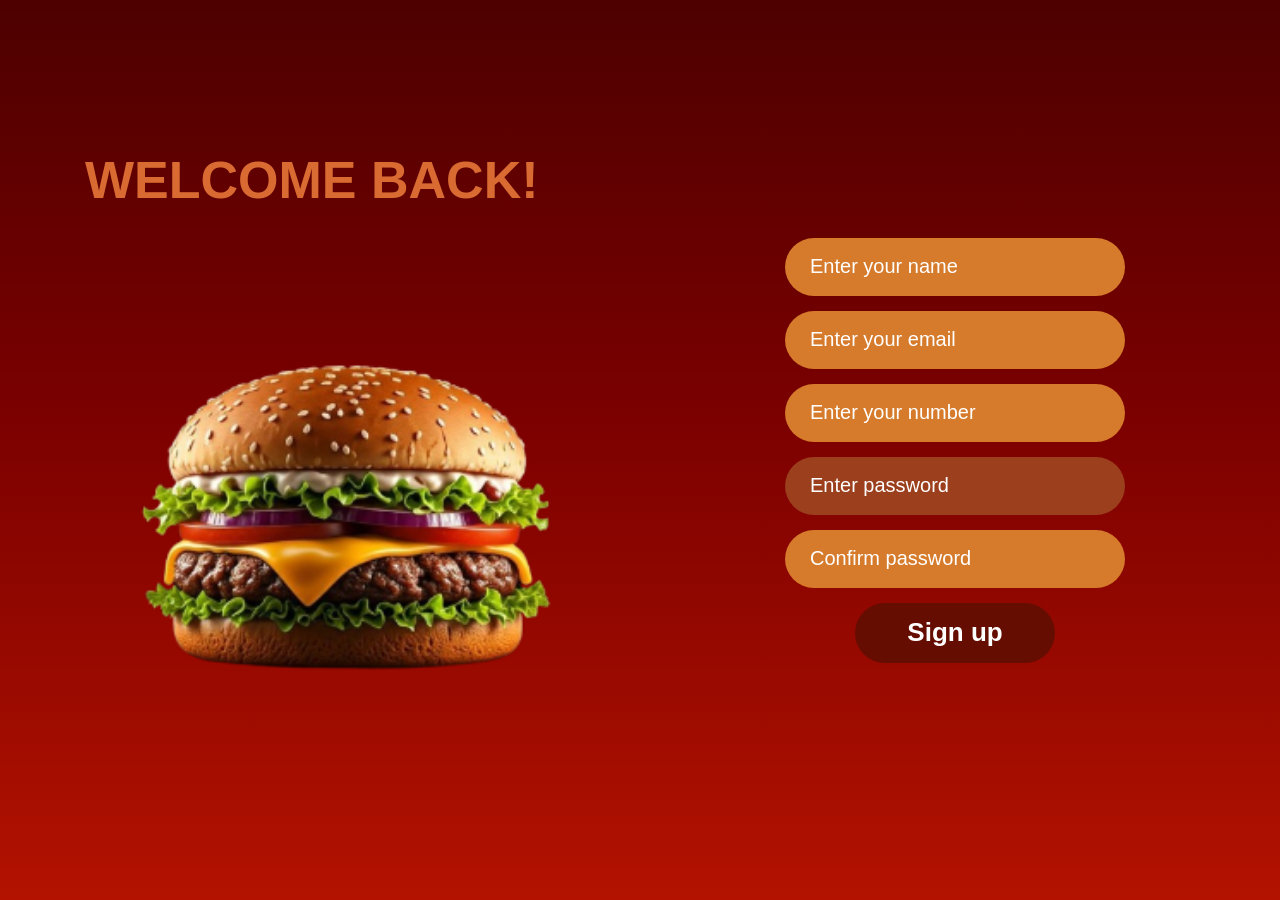
<file: signup.html>
<!DOCTYPE html>
<html lang="en">

<head>
    <meta charset="UTF-8">
    <meta name="viewport" content="width=device-width, initial-scale=1.0">
    <title>Signup</title>

    <link rel="stylesheet" href="signup.css">
</head>

<body>

    <!-- LEFT -->
    <div class="left">

        <h1 class="title">
            WELCOME BACK!
        </h1>

        <img src="burger.png" alt="Burger" class="burger-img">

    </div>

    <!-- RIGHT -->
    <div class="right">

        <input type="text" placeholder="Enter your name" class="input-box">
        <input type="email" placeholder="Enter your email" class="input-box">
        <input type="tel" placeholder="Enter your number" class="input-box">
        <input type="password" placeholder="Enter password" class="input-box dark-box">
        <input type="password" placeholder="Confirm password" class="input-box">

        <button class="signup-btn">Sign up</button>

    </div>

</body>

</html>
</file>
<file: home.css>
:root {}

* {
    margin: 0;
    padding: 0;
    box-sizing: border-box;
    font-family: Arial, Helvetica, sans-serif;
}

body {
    background: #7a0000;
    overflow-x: hidden;
}

.navbar {
    height: 80px;
    width: 100%;
    margin: 0px auto;
    border-radius: 20px;
    padding: 0px 30px;
    display: flex;
    justify-content: space-between;
    align-items: center;
    background: linear-gradient(90deg, #d63c00, #a35c00);
}

.logo img {
    height: 95px;
    width: 95px;
}

.nav-links {
    display: flex;
    gap: 40px;
}

.nav-links a {
    text-decoration: none;
    font-size: 20px;
    font-weight: bold;
    color: #5a1a00;
    transition: 0.3s;
    position: relative;
    padding-bottom: 5px;
}

.nav-links a:hover {
    color: #fff3d6;
    transform: translateY(-2px);
}

.nav-links a::after {
    content: "";
    position: absolute;
    left: 0;
    bottom: 0;
    width: 0%;
    height: 2px;
    background: #fff3d6;
    transition: 0.4s;
}

.nav-links a:hover::after {
    width: 100%;
}

.hero {
    width: 100%;
    height: 90vh;
    background: url("home.png") center/cover no-repeat;
    display: flex;
    align-items: center;
    padding-left: 60px;
}

.hero-text {
    margin-top: -65px;
    max-width: 400px;
    color: white;
}

.hero-text h1 {
    margin-top: -100px;
    font-size: 36px;
    margin-bottom: 15px;
}

.hero-text p {
    font-size: 16px;
    margin-bottom: 20px;
    line-height: 1.5;
}

.order-btn {
    padding: 12px 25px;
    border: none;
    border-radius: 30px;
    background: linear-gradient(90deg, #7a0000, #d63c00);
    color: black;
    font-weight: bolder;
    cursor: pointer;
    transition: 0.3s;
}

.order-btn:hover {
    transform: scale(1.05);
    background: linear-gradient(90deg, #5a0000, #b32f00);
}

.featured {
    width: 100%;
    height: 70px;
    margin: 0px auto;
    padding: 15px;
    text-align: center;
    color: white;
    border-radius: 25px;
    background: linear-gradient(90deg, #c13a00, #7a1200);
    box-shadow: 0 5px 15px rgba(0, 0, 0, 0.3);
}

.featured h3 {
    font-size: 28px;
    font-family: Georgia, serif;
    font-weight: 100;
    letter-spacing: 1px;
    color: white;
    text-shadow: 0 1px 2px rgba(0, 0, 0, 0.2);
}

/* ===== CARDS SECTION ===== */
.cards {
    width: 100%;
    padding: 0px 20px;
    display: flex;
    justify-content: center;
    align-items: flex-start;
    gap: 40px;
    margin-top: 30px;
    flex-wrap: wrap;
}

/* featured section ko full width banana taake cards neeche jayein */
.cards .featured {
    width: 100%;
    flex-basis: 100%;
}

.food-card {
    width: 280px;
    position: relative;
    background: linear-gradient(to bottom, #b30000, #7a0000);
    border-radius: 25px;
    overflow: visible;
    box-shadow: 0 5px 20px rgba(0, 0, 0, 0.4);
    transition: 0.3s;
}

.food-card:hover {
    transform: translateY(-10px);
}

.food-card img {
    width: 100%;
    height: 250px;
    object-fit: cover;
    display: block;
    border-radius: 25px 25px 0 0;
}

/* ===== CARD CONTENT — TEXT ALIGNMENT FIX ===== */
.card-content {
    padding: 15px 20px 20px 20px;
    color: white;
    text-align: center;
}

.card-content h2 {
    font-size: 22px;
    font-weight: bold;
    margin-bottom: 10px;
    color: white;
    letter-spacing: 1px;
}

.card-content h3 {
    font-size: 17px;
    font-weight: bold;
    margin-bottom: 10px;
    line-height: 1.4;
    color: #ffffff;
    text-transform: uppercase;
}

.card-content p {
    font-size: 14px;
    line-height: 1.6;
    color: #f2d5c0;
    margin-bottom: 15px;
}

.reviews {
    width: 90%;
    margin: 0 auto;
    background: #BC0002;
    padding: 18px;
    border-radius: 50px;
    text-align: center;
    font-size: 18px;
    margin-bottom: 20px;
}

.card-bottom {
    display: flex;
    justify-content: space-between;
    align-items: center;
    padding: 0 10px 15px 10px;
}

.price {
    font-size: 20px;
    font-weight: bold;
    color: white;
}

.card-bottom button {
    border: none;
    background: #BC0002;
    color: white;
    padding: 10px 18px;
    border-radius: 40px;
    cursor: pointer;
    font-size: 12px;
    transition: 0.3s;
}

.card-bottom button:hover {
    background: #ff1a1a;
}

/* CON — Special Offers card content */
.con {
    padding: 11px 15px 20px 15px;
    color: white;
    text-align: center;
}

.con h2 {
    text-align: center;
    font-size: 30px;
    font-weight: normal;
    margin-bottom: 25px;
}

.con h3 {
    font-size: 18px;
    font-weight: normal;
    margin-bottom: 25px;
    line-height: 1.4;
    text-align: center;
}

.con p {
    font-size: 16px;
    line-height: 1.7;
    color: #f2f2f2;
    margin-bottom: 25px;
    text-align: center;
}

.con .reviews:hover {
    background: #ff1a1a;
}

.con .reviews {
    cursor: pointer;
    transition: 0.3s;
}

.reviews-title {
    width: 100%;
    text-align: center;
    margin-top: 60px;
    margin-bottom: 40px;
}

.reviews-title button {
    border: none;
    background: linear-gradient(90deg, #ff4d00, #a00000);
    color: white;
    padding: 14px 35px;
    border-radius: 40px;
    font-size: 17px;
    font-weight: bold;
    box-shadow: 0 5px 15px rgba(0, 0, 0, 0.4);
    transition: 0.3s;
}

.customer-reviews {
    width: 92%;
    margin: auto;
    display: flex;
    flex-direction: column;
    gap: 35px;
}

.review-card {
    font-family: Arial, Helvetica, sans-serif;
    background: linear-gradient(90deg, #a52d00, #7a1200);
    padding: 25px 30px;
    border-radius: 25px;
    color: white;
    box-shadow: 0 8px 20px rgba(0, 0, 0, 0.4);
    transition: 0.3s;
}

.review-card h2 {
    font-size: 26px;
    margin-bottom: 15px;
    color: white;
}

.review-card p {
    font-size: 18px;
    line-height: 1.6;
    color: white;
}

.review-bottom {
    margin-top: 20px;
    font-size: 18px;
    display: flex;
    flex-direction: column;
    align-items: flex-end;
    font-weight: bold;
    color: black;
}

.footer {
    padding: 40px 30px;
    border-radius: 30px;
    width: 97%;
    margin: 70px auto 0;
    background: linear-gradient(to bottom, #b63a00, #7a1200);
    color: white;
}

.footer-container {
    display: flex;
    justify-content: space-between;
    flex-wrap: wrap;
    gap: 40px;
}

.footer-box {
    width: 220px;
}

.footer-box h2 {
    font-size: 28px;
    margin-bottom: 18px;
}

.footer-box p {
    font-size: 20px;
    line-height: 1.6;
    color: #f2f2f2;
}

.footer-box ul {
    list-style: none;
}

.footer-box ul li {
    margin-bottom: 12px;
    font-size: 22px;
    cursor: pointer;
    transition: 0.3s;
}

.footer-box ul li:hover {
    transform: translateX(5px);
}

.footer-box ul li a {
    text-decoration: none;
    color: white;
    transition: 0.3s;
}

.footer-box ul li a:hover {
    color: #ffe0b3;
}

.social-links {
    display: flex;
    flex-direction: column;
    gap: 12px;
}

.social-links a {
    text-decoration: none;
    color: white;
    font-size: 22px;
    transition: 0.3s;
}

.social-links a:hover {
    color: #ffe0b3;
    transform: translateX(5px);
    display: inline-block;
}

.timing {
    color: black;
    margin-top: 55px;
    font-size: 22px;
    white-space: nowrap;
}

.subscribe {
    margin-top: 90px;
    display: flex;
    justify-content: center;
    align-items: center;
    gap: 20px;
    flex-wrap: wrap;
}

.subscribe p {
    color: black;
    font-size: 22px;
}

.subscribe button {
    border: none;
    background: #BC0002;
    color: white;
    padding: 12px 35px;
    border-radius: 30px;
    font-size: 16px;
    font-weight: bold;
    cursor: pointer;
    transition: 0.3s;
}

.subscribe button:hover {
    background: #d10f0f;
    transform: scale(1.05);
}

.payment {
    text-align: center;
    margin-top: 40px;
    font-size: 23px;
    color: #111;
}

.copyright {
    text-align: center;
    margin-top: 35px;
    font-size: 22px;
    color: #111;
}

/* HAMBURGER */
#menu-toggle {
    display: none;
}

.hamburger {
    display: none;
    cursor: pointer;
    z-index: 1001;
    position: relative;
    width: 40px;
    height: 40px;
}

.hamburger .ham-icon {
    width: 35px;
    height: 35px;
    object-fit: contain;
    position: absolute;
    top: 50%;
    left: 50%;
    transform: translate(-50%, -50%);
    transition: opacity 0.3s, transform 0.3s;
}

.hamburger .cross-icon {
    width: 20px;
    height: 20px;
    object-fit: contain;
    position: absolute;
    top: 50%;
    left: 50%;
    transform: translate(-50%, -50%);
    opacity: 0;
    transition: opacity 0.3s, transform 0.3s;
}

#menu-toggle:checked~.hamburger .ham-icon {
    opacity: 0;
}

#menu-toggle:checked~.hamburger .cross-icon {
    opacity: 1;
}

/* ===== TOAST NOTIFICATION ===== */
#toast-container {
    position: fixed;
    bottom: 30px;
    right: 20px;
    z-index: 9999;
    display: flex;
    flex-direction: column;
    gap: 10px;
    pointer-events: none;
}

.toast {
    background: linear-gradient(90deg, #b30000, #7a0000);
    color: white;
    padding: 14px 20px;
    border-radius: 40px;
    font-family: Arial, Helvetica, sans-serif;
    font-size: 14px;
    font-weight: bold;
    box-shadow: 0 6px 20px rgba(0, 0, 0, 0.4);
    display: flex;
    align-items: center;
    gap: 12px;
    pointer-events: all;
    animation: slideIn 0.4s ease forwards;
    max-width: 320px;
}

.toast.hide {
    animation: slideOut 0.4s ease forwards;
}

.toast-icon {
    font-size: 20px;
    flex-shrink: 0;
}

.toast-text {
    flex: 1;
    line-height: 1.4;
}

.toast-close {
    background: none;
    border: none;
    color: white;
    font-size: 18px;
    cursor: pointer;
    padding: 0 2px;
    opacity: 0.8;
    flex-shrink: 0;
}

.toast-close:hover {
    opacity: 1;
}

@keyframes slideIn {
    from {
        transform: translateX(120%);
        opacity: 0;
    }

    to {
        transform: translateX(0);
        opacity: 1;
    }
}

@keyframes slideOut {
    from {
        transform: translateX(0);
        opacity: 1;
    }

    to {
        transform: translateX(120%);
        opacity: 0;
    }
}

/* CART NOTIFICATION */
.cart-notif {
    position: fixed;
    top: -80px;
    left: 50%;
    transform: translateX(-50%);
    background: #1a1a1a;
    color: #fff;
    padding: 14px 28px;
    border-radius: 50px;
    font-size: 15px;
    font-weight: 500;
    z-index: 9999;
    display: flex;
    align-items: center;
    gap: 10px;
    transition: top 0.4s ease;
    box-shadow: 0 4px 20px rgba(0, 0, 0, 0.3);
    white-space: nowrap;
}

.cart-notif.show {
    top: 20px;
}

.cart-notif span {
    font-size: 20px;
}

@media (max-width: 768px) {
    body {
        overflow-x: hidden;
    }

    .navbar {
        height: 75px;
        padding: 0px 18px;
        border-radius: 0 0 20px 20px;
        position: relative;
        z-index: 1000;
    }

    .logo img {
        width: 70px;
        height: 70px;
    }

    .hamburger {
        display: flex;
        align-items: center;
        justify-content: center;
    }

    .nav-links {
        position: fixed;
        top: 75px;
        right: -100%;
        width: 200px;
        background: linear-gradient(to bottom, #d63c00, #7a1200);
        display: flex;
        flex-direction: column;
        align-items: center;
        gap: 25px;
        padding: 30px 0;
        border-radius: 0 0 20px 20px;
        transition: right 0.4s ease;
        z-index: 1000;
        overflow: hidden;
    }

    #menu-toggle:checked~.nav-links {
        right: 0;
    }

    .nav-links a {
        color: #520b0b;
        font-size: 18px;
        white-space: nowrap;
    }

    .hero {
        height: 45vh;
        padding-left: 20px;
        background-position: center;
    }

    .hero-text {
        max-width: 220px;
        margin-top: 0;
    }

    .hero-text h1 {
        margin-top: 0;
        font-size: 24px;
        line-height: 1.2;
    }

    .hero-text p {
        font-size: 13px;
        line-height: 1.5;
    }

    .order-btn {
        padding: 10px 18px;
        font-size: 13px;
    }

    .featured {
        width: 95%;
        height: auto;
        padding: 12px;
        margin-top: 15px;
        border-radius: 20px;
    }

    .featured h3 {
        font-size: 22px;
    }

    .cards {
        flex-direction: column;
        align-items: center;
        gap: 30px;
        margin-top: 20px;
    }

    .food-card {
        width: 90%;
        max-width: 320px;
    }

    .food-card img {
        height: 230px;
    }

    .card-content,
    .con {
        padding: 15px;
        left: 0;
    }

    .card-content h2,
    .con h2 {
        font-size: 24px;
        margin-bottom: 15px;
    }

    .card-content h3,
    .con h3 {
        font-size: 16px;
        left: 0;
        margin-bottom: 15px;
    }

    .card-content p,
    .con p {
        font-size: 14px;
        left: 0;
        line-height: 1.5;
    }

    .reviews {
        width: 100%;
        padding: 12px;
        font-size: 14px;
        margin-bottom: 20px;
    }

    .card-bottom {
        gap: 10px;
    }

    .price {
        font-size: 16px;
    }

    .card-bottom button {
        font-size: 11px;
        padding: 8px 14px;
    }

    .reviews-title {
        margin-top: 40px;
        margin-bottom: 20px;
    }

    .reviews-title button {
        padding: 10px 22px;
        font-size: 15px;
    }

    .customer-reviews {
        width: 92%;
        gap: 20px;
    }

    .review-card {
        padding: 18px;
        border-radius: 20px;
    }

    .review-card h2 {
        font-size: 18px;
    }

    .review-card p {
        font-size: 13px;
        line-height: 1.6;
    }

    .review-bottom {
        font-size: 14px;
        margin-top: 15px;
    }

    .footer {
        width: 94%;
        padding: 25px 20px;
        border-radius: 25px;
    }

    .footer-container {
        flex-direction: column;
        gap: 25px;
    }

    .footer-box {
        width: 100%;
    }

    .footer-box h2 {
        font-size: 20px;
        margin-bottom: 10px;
    }

    .footer-box p,
    .footer-box ul li,
    .social-links a {
        font-size: 14px;
        line-height: 1.6;
    }

    .timing {
        margin-top: 10px;
        font-size: 14px;
    }

    .subscribe {
        margin-top: 35px;
        flex-direction: column;
        align-items: flex-start;
        gap: 12px;
    }

    .subscribe p {
        font-size: 14px;
    }

    .subscribe button {
        padding: 10px 22px;
        font-size: 14px;
    }

    .payment,
    .copyright {
        font-size: 13px;
        margin-top: 20px;
        line-height: 1.5;
    }

    .cart-notif {
        font-size: 13px;
        padding: 12px 20px;
    }
}
</file>
<file: About.css>
/* ========== RESET ========== */
* {
    margin: 0;
    padding: 0;
    box-sizing: border-box;
    font-family: Arial, Helvetica, sans-serif;
}

body {
    background: #7a0000;
    overflow-x: hidden;
}

/* ========== NAVBAR CSS ========== */
.navbar {
    height: 80px;
    width: 100%;
    margin: 0px auto;
    border-radius: 20px;
    padding: 0px 30px;
    display: flex;
    justify-content: space-between;
    align-items: center;
    background: linear-gradient(90deg, #d63c00, #a35c00);
    position: relative;
    z-index: 1000;
}

.logo img {
    height: 95px;
    width: 95px;
    object-fit: contain;
}

.nav-links {
    display: flex;
    gap: 40px;
}

.nav-links a {
    text-decoration: none;
    font-size: 20px;
    font-weight: bold;
    color: #5a1a00;
    transition: 0.3s;
    position: relative;
    padding-bottom: 5px;
}

.nav-links a:hover {
    color: #fff3d6;
    transform: translateY(-2px);
}

.nav-links a::after {
    content: "";
    position: absolute;
    left: 0;
    bottom: 0;
    width: 0%;
    height: 2px;
    background: #fff3d6;
    transition: 0.4s;
}

.nav-links a:hover::after {
    width: 100%;
}

/* Hamburger Menu */
#menu-toggle {
    display: none;
}

.hamburger {
    display: none;
    cursor: pointer;
    z-index: 1001;
    position: relative;
    width: 40px;
    height: 40px;
}

.hamburger .ham-icon {
    width: 35px;
    height: 35px;
    object-fit: contain;
    position: absolute;
    top: 50%;
    left: 50%;
    transform: translate(-50%, -50%);
    transition: opacity 0.3s, transform 0.3s;
}

.hamburger .cross-icon {
    width: 20px;
    height: 20px;
    object-fit: contain;
    position: absolute;
    top: 50%;
    left: 50%;
    transform: translate(-50%, -50%);
    opacity: 0;
    transition: opacity 0.3s, transform 0.3s;
}

#menu-toggle:checked~.hamburger .ham-icon {
    opacity: 0;
}

#menu-toggle:checked~.hamburger .cross-icon {
    opacity: 1;
}

#menu-toggle:checked~.nav-links {
    right: 0;
}

/* ========== ABOUT PAGE CONTENT ========== */

.about-wrapper {
    width: 92%;
    max-width: 900px;
    margin: 0 auto;
    padding: 30px 0 60px;
}

/* About Us Button */
.about-btn-wrap {
    display: flex;
    justify-content: center;
    margin: 28px 0 32px;
}

.about-btn {
    background: linear-gradient(90deg, #D92123, #731113);
    color: #fff;
    border: none;
    border-radius: 30px;
    padding: 12px 38px;
    font-size: 15px;
    font-weight: bold;
    cursor: default;
    letter-spacing: 0.5px;
}

/* Shared section card style */
.story-section,
.chef-section,
.mv-section {
    background: linear-gradient(90deg, #BC0002, #560001);
    border-radius: 18px;
    padding: 24px 28px 30px;
    margin-bottom: 32px;
}

/* Section title */
.section-title {
    font-size: 15px;
    font-weight: bold;
    color: #fff;
    margin-bottom: 18px;
    letter-spacing: 0.3px;
}

/* ---- OUR STORY ---- */
.story-text p {
    font-size: 13.5px;
    color: #fff;
    line-height: 1.7;
    margin-bottom: 14px;
}

.story-text p:last-child {
    margin-bottom: 0;
}

/* ---- MEET OUR CHEF ---- */
.chef-card {
    display: flex;
    align-items: stretch;
    gap: 18px;
    margin-bottom: 20px;
}

.chef-card:last-child {
    margin-bottom: 0;
}

.chef-img-wrap {
    width: 140px;
    min-width: 140px;
    height: 160px;
    border-radius: 12px;
    overflow: hidden;
    background: #922b21;
}

.chef-img {
    width: 100%;
    height: 100%;
    object-fit: cover;
    display: block;
}

.chef-info {
    flex: 1;
    background: #922b21;
    border-radius: 12px;
    padding: 20px 18px;
    display: flex;
    flex-direction: column;
    justify-content: center;
    gap: 6px;
}

.chef-name {
    font-size: 15px;
    font-weight: bold;
    color: #fff;
}

.chef-exp {
    font-size: 13px;
    color: #fff;
}

.chef-spec-label {
    font-size: 13px;
    color: white;
}

.chef-spec {
    font-size: 13px;
    font-weight: bold;
    color: #fff;
}

/* ---- MISSION & VISION ---- */
.mv-grid {
    height: 300px;

    display: flex;
    gap: 16px;
    margin-top: 8px;
}

.mv-card {
    flex: 1;
    background: linear-gradient(90deg, #E31A1D, #480C0C);
    border-radius: 14px;
    padding: 20px 16px 24px;
}

.mv-card-title {
    font-size: 13.5px;
    font-weight: bold;
    color: #fff;
    margin-bottom: 14px;
}

.mv-card-text {
    font-size: 15px;
    color: #f5e6e6;
    line-height: 1.65;
}

/* ========== FOOTER CSS ========== */
.footer {
    padding: 40px 30px;
    border-radius: 30px;
    width: 97%;
    margin: 70px auto 0;
    background: linear-gradient(to bottom, #b63a00, #7a1200);
    color: white;
}

.footer-container {
    display: flex;
    justify-content: space-between;
    flex-wrap: wrap;
    gap: 40px;
}

.footer-box {
    width: 220px;
}

.footer-box h2 {
    font-size: 28px;
    margin-bottom: 18px;
}

.footer-box p {
    font-size: 20px;
    line-height: 1.6;
    color: #f2f2f2;
}

.footer-box ul {
    list-style: none;
}

.footer-box ul li {
    margin-bottom: 12px;
    font-size: 22px;
    cursor: pointer;
    transition: 0.3s;
}

.footer-box ul li:hover {
    transform: translateX(5px);
}

.footer-box ul li a {
    text-decoration: none;
    color: white;
    transition: 0.3s;
}

.footer-box ul li a:hover {
    color: #ffe0b3;
}

.social-links {
    display: flex;
    flex-direction: column;
    gap: 12px;
}

.social-links a {
    text-decoration: none;
    color: white;
    font-size: 22px;
    transition: 0.3s;
}

.social-links a:hover {
    color: #ffe0b3;
    transform: translateX(5px);
    display: inline-block;
}

.timing {
    color: black;
    margin-top: 55px;
    font-size: 22px;
    white-space: nowrap;
}

.subscribe {
    margin-top: 90px;
    display: flex;
    justify-content: center;
    align-items: center;
    gap: 20px;
    flex-wrap: wrap;
}

.subscribe p {
    color: black;
    font-size: 22px;
}

.subscribe button {
    border: none;
    background: #BC0002;
    color: white;
    padding: 12px 35px;
    border-radius: 30px;
    font-size: 16px;
    font-weight: bold;
    cursor: pointer;
    transition: 0.3s;
}

.subscribe button:hover {
    background: #d10f0f;
    transform: scale(1.05);
}

.payment {
    text-align: center;
    margin-top: 40px;
    font-size: 23px;
    color: #111;
}

.copyright {
    text-align: center;
    margin-top: 35px;
    font-size: 22px;
    color: #111;
}

/* ========== MEDIA QUERIES ========== */

/* Tablet (max-width: 768px) */
@media (max-width: 768px) {

    .navbar {
        height: 75px;
        padding: 0px 18px;
        border-radius: 0 0 20px 20px;
        position: relative;
        z-index: 1000;
    }

    .logo img {
        width: 70px;
        height: 70px;
    }

    .hamburger {
        display: flex;
        align-items: center;
        justify-content: center;
    }

    .nav-links {
        position: fixed;
        top: 75px;
        right: -100%;
        width: 200px;
        background: linear-gradient(to bottom, #d63c00, #7a1200);
        display: flex;
        flex-direction: column;
        align-items: center;
        gap: 25px;
        padding: 30px 0;
        border-radius: 0 0 20px 20px;
        transition: right 0.4s ease;
        z-index: 1000;
        overflow: hidden;
        box-shadow: -5px 10px 20px rgba(0, 0, 0, 0.3);
    }

    .nav-links a {
        color: #520b0b;
        font-size: 18px;
        white-space: nowrap;
    }

    .nav-links a::after {
        background: #fff3d6;
    }

    /* About inner content tablet */
    .about-wrapper {
        width: 94%;
        padding: 20px 0 40px;
    }

    .story-section,
    .chef-section,
    .mv-section {
        padding: 20px 18px 22px;
        border-radius: 14px;
        margin-bottom: 22px;
    }

    .section-title {
        font-size: 14px;
        margin-bottom: 14px;
    }

    .story-text p {
        font-size: 13px;
    }

    .chef-img-wrap {
        width: 120px;
        min-width: 120px;
        height: 140px;
    }

    .chef-info {
        padding: 14px 14px;
    }

    .chef-name {
        font-size: 14px;
    }

    .chef-exp,
    .chef-spec-label,
    .chef-spec {
        font-size: 12px;
    }

    .mv-grid {
        flex-direction: row;
        gap: 12px;
    }

    .mv-card {
        padding: 16px 12px 18px;
    }

    .mv-card-title {
        font-size: 12.5px;
        margin-bottom: 10px;
    }

    .mv-card-text {
        font-size: 12px;
    }

    /* Footer tablet */
    .footer {
        width: 94%;
        padding: 25px 20px;
        border-radius: 25px;
    }

    .footer-container {
        flex-direction: column;
        gap: 25px;
    }

    .footer-box {
        width: 100%;
    }

    .footer-box h2 {
        font-size: 20px;
        margin-bottom: 10px;
    }

    .footer-box p,
    .footer-box ul li,
    .social-links a {
        font-size: 14px;
        line-height: 1.6;
    }

    .timing {
        margin-top: 10px;
        font-size: 14px;
        white-space: normal;
    }

    .subscribe {
        margin-top: 35px;
        flex-direction: column;
        align-items: flex-start;
        gap: 12px;
    }

    .subscribe p {
        font-size: 14px;
    }

    .subscribe button {
        padding: 10px 22px;
        font-size: 14px;
    }

    .payment,
    .copyright {
        font-size: 13px;
        margin-top: 20px;
        line-height: 1.5;
    }
}

/* Mobile (max-width: 480px) */
@media (max-width: 480px) {

    .navbar {
        height: auto;
        padding: 10px 14px;
    }

    .logo img {
        width: 55px;
        height: 55px;
    }

    .nav-links {
        top: 65px;
        width: 180px;
        gap: 20px;
        padding: 25px 0;
    }

    .nav-links a {
        font-size: 16px;
    }

    .hamburger {
        width: 35px;
        height: 35px;
    }

    .hamburger .ham-icon {
        width: 28px;
        height: 28px;
    }

    .hamburger .cross-icon {
        width: 18px;
        height: 18px;
    }

    /* About inner content mobile */
    .about-wrapper {
        width: 96%;
        padding: 16px 0 30px;
    }

    .about-btn-wrap {
        margin: 18px 0 22px;
    }

    .about-btn {
        font-size: 13px;
        padding: 10px 28px;
    }

    .story-section,
    .chef-section,
    .mv-section {
        padding: 16px 14px 18px;
        border-radius: 12px;
        margin-bottom: 18px;
    }

    .section-title {
        font-size: 13px;
        margin-bottom: 12px;
    }

    .story-text p {
        font-size: 12px;
        line-height: 1.65;
    }

    .chef-card {
        gap: 12px;
    }

    .chef-img-wrap {
        width: 100px;
        min-width: 100px;
        height: 120px;
        border-radius: 10px;
    }

    .chef-info {
        padding: 12px 12px;
        border-radius: 10px;
        gap: 4px;
    }

    .chef-name {
        font-size: 13px;
    }

    .chef-exp,
    .chef-spec-label,
    .chef-spec {
        font-size: 11.5px;
    }

    .mv-grid {
        flex-direction: column;
        gap: 12px;
    }

    .mv-card {
        padding: 14px 12px 16px;
        border-radius: 12px;
    }

    .mv-card-title {
        font-size: 12px;
        margin-bottom: 8px;
    }

    .mv-card-text {
        font-size: 11.5px;
    }

    /* Footer mobile */
    .footer {
        width: 100%;
        border-radius: 20px 20px 0 0;
        padding: 20px 16px;
    }

    .footer-container {
        gap: 20px;
    }

    .footer-box h2 {
        font-size: 18px;
        margin-bottom: 8px;
    }

    .footer-box p {
        font-size: 13px;
    }

    .footer-box ul li {
        font-size: 13px;
        margin-bottom: 5px;
    }

    .social-links a {
        font-size: 13px;
    }

    .timing {
        font-size: 12px;
        margin-top: 10px;
    }

    .subscribe {
        flex-direction: column;
        text-align: center;
        gap: 12px;
        margin-top: 30px;
        align-items: stretch;
    }

    .subscribe p {
        font-size: 13px;
        text-align: center;
    }

    .subscribe button {
        padding: 9px 22px;
        font-size: 13px;
        width: 100%;
        max-width: 200px;
        margin: 0 auto;
    }

    .payment,
    .copyright {
        font-size: 11px;
        margin-top: 16px;
    }
}

/* Extra Small (max-width: 380px) */
@media (max-width: 380px) {

    .navbar {
        padding: 8px 12px;
    }

    .logo img {
        width: 48px;
        height: 48px;
    }

    .nav-links {
        top: 60px;
        width: 160px;
        gap: 15px;
        padding: 20px 0;
    }

    .nav-links a {
        font-size: 14px;
    }

    .chef-img-wrap {
        width: 90px;
        min-width: 90px;
        height: 110px;
    }

    .mv-grid {
        flex-direction: column;
    }

    .footer {
        padding: 18px 12px;
    }

    .footer-box h2 {
        font-size: 16px;
    }

    .footer-box p,
    .footer-box ul li,
    .social-links a {
        font-size: 12px;
    }

    .timing {
        font-size: 11px;
    }

    .subscribe p {
        font-size: 12px;
    }

    .subscribe button {
        padding: 8px 18px;
        font-size: 12px;
    }

    .payment,
    .copyright {
        font-size: 10px;
    }
}
</file>
<file: Admin.css>
* {
    margin: 0;
    padding: 0;
    box-sizing: border-box;
    font-family: system-ui, 'Segoe UI', 'Helvetica Neue', Arial, sans-serif;
}

body {
    background: #7a0000;
    overflow-x: hidden;
    min-height: 100vh;
}

/* ===== TOAST ===== */
#toast-container {
    position: fixed;
    bottom: 30px;
    right: 20px;
    z-index: 9999;
    display: flex;
    flex-direction: column;
    gap: 10px;
    pointer-events: none;
}

.toast {
    background: linear-gradient(90deg, #b30000, #7a0000);
    color: white;
    padding: 14px 20px;
    border-radius: 40px;
    font-size: 14px;
    font-weight: bold;
    box-shadow: 0 6px 20px rgba(0, 0, 0, 0.4);
    display: flex;
    align-items: center;
    gap: 12px;
    pointer-events: all;
    animation: slideIn 0.4s ease forwards;
    max-width: 300px;
}

.toast-icon {
    font-size: 18px;
    flex-shrink: 0;
}

.toast-text {
    flex: 1;
    line-height: 1.4;
}

.toast-close {
    background: none;
    border: none;
    color: white;
    font-size: 16px;
    cursor: pointer;
    opacity: 0.8;
}

@keyframes slideIn {
    from {
        transform: translateX(120%);
        opacity: 0;
    }

    to {
        transform: translateX(0);
        opacity: 1;
    }
}

/* ===== DESKTOP LAYOUT ===== */
.admin-wrapper {
    display: flex;
    min-height: 100vh;
    padding: 20px 20px 40px 20px;
    gap: 16px;
}

/* ---- SIDEBAR ---- */
.sidebar {
    width: 145px;
    flex-shrink: 0;
    display: flex;
    flex-direction: column;
    align-items: stretch;
    gap: 14px;
}

/* On desktop, sidebar-pill stretches to fill the stats grid height */
.sidebar-pill {
    height: 396px;
    background: linear-gradient(to bottom, #A62D2D, #881516);
    border-radius: 30px;
    padding: 14px 10px;
    display: flex;
    flex-direction: column;
    gap: 10px;
    box-shadow: 0 4px 16px rgba(0, 0, 0, 0.35);

}

/* All nav buttons share same base style */
.sidebar-top-btn,
.sidebar-pill-btn,
.sidebar-bottom-btn {
    width: 100%;
    background: #BC0002;
    border: none;
    color: white;
    padding: 12px 10px;
    border-radius: 40px;
    font-size: 13px;
    font-weight: bold;
    cursor: pointer;
    transition: 0.3s;
    text-align: center;
}

.sidebar-top-btn:hover,
.sidebar-top-btn.active,
.sidebar-pill-btn:hover,
.sidebar-pill-btn.active,
.sidebar-bottom-btn:hover,
.sidebar-bottom-btn.active {
    background: linear-gradient(135deg, #d63c00, #8b0000);
    transform: scale(1.04);
    box-shadow: 0 4px 14px rgba(0, 0, 0, 0.35);
}

/* Profile button stays at bottom of pill */
.sidebar-bottom-btn {
    margin-top: auto;
}

/* ---- MAIN AREA ---- */
.main-area {
    flex: 1;
    display: flex;
    flex-direction: column;
    gap: 20px;
    min-width: 0;
}

.admin-topbar {
    background: linear-gradient(to bottom, #A62D2D, #881516);
    color: white;
    text-align: center;
    padding: 16px 20px;
    border-radius: 40px;
    font-size: 15px;
    font-weight: bold;
    letter-spacing: 2px;
    display: flex;
    align-items: center;
    justify-content: center;
    gap: 10px;
    flex-wrap: wrap;
    position: relative;
}

/* Home icon in topbar — hidden on desktop, shown on mobile */
.topbar-home-btn {
    display: none;
}

.section {
    display: none;
    flex-direction: column;
    gap: 20px;
}

.section.active {
    display: flex;
}

/* ---- STATS GRID ---- */
.stats-grid {
    display: grid;
    grid-template-columns: 1fr 1fr;
    gap: 16px;
}

.stat-card {
    background: linear-gradient(135deg, #BC0002, #560001);
    border-radius: 24px;
    padding: 28px 20px;
    color: white;
    box-shadow: 0 6px 18px rgba(0, 0, 0, 0.3);
    min-height: 140px;
    display: flex;
    flex-direction: column;
    align-items: center;
    justify-content: center;
    gap: 8px;
    text-align: center;
    transition: transform 0.2s;
}

.stat-title {
    font-size: 14px;
    font-weight: bold;
    letter-spacing: 0.5px;
    color: #f2f2f2;
    text-align: center;
    width: 100%;
}

.stat-value {
    font-size: 28px;
    font-weight: 800;
    color: white;
    text-align: center;
    letter-spacing: 0.5px;
}

.light-stats {
    font-size: 11px;
    font-weight: normal;
    color: rgba(255, 255, 255, 0.7);
    background: rgba(0, 0, 0, 0.3);
    padding: 5px 12px;
    border-radius: 40px;
    width: fit-content;
}

.popular-list {
    padding-left: 20px;
    display: flex;
    flex-direction: column;
    gap: 6px;
    margin-top: 8px;
    text-align: left;
    width: 100%;
}

.popular-list li {
    font-size: 14px;
    color: #f2f2f2;
    line-height: 1.5;
    font-weight: 500;
}

/* ---- SECTION LABEL ---- */
.section-label-wrap {
    display: flex;
    justify-content: center;
}

.section-label-btn {
    background: linear-gradient(90deg, #c0392b, #7a0000);
    color: white;
    border: none;
    padding: 12px 32px;
    border-radius: 50px;
    font-size: 15px;
    font-weight: bold;
    cursor: default;
    box-shadow: 0 4px 14px rgba(0, 0, 0, 0.3);
}

/* ---- TABLE BOX ---- */
.table-box {
    background: linear-gradient(135deg, #9a1a00, #5a0a00);
    border-radius: 24px;
    padding: 20px;
    display: flex;
    flex-direction: column;
    gap: 14px;
    box-shadow: 0 4px 16px rgba(0, 0, 0, 0.3);
}

.table-top-wrap {
    display: flex;
    justify-content: center;
}

.view-all-btn {
    background: #BC0002;
    border: none;
    color: white;
    padding: 9px 24px;
    border-radius: 40px;
    font-size: 13px;
    font-weight: bold;
    cursor: pointer;
    transition: 0.3s;
}

.view-all-btn:hover {
    background: #e01010;
    transform: scale(1.04);
}

/* ---- ORDERS TABLE (desktop grid) ---- */
.table-header {
    display: grid;
    grid-template-columns: 0.8fr 1.2fr 1.5fr 0.8fr 0.9fr 0.7fr;
    background: linear-gradient(90deg, #c0392b, #7a0000);
    border-radius: 40px;
    padding: 12px 20px;
    color: white;
    font-size: 13px;
    font-weight: bold;
}

.orders-list {
    display: flex;
    flex-direction: column;
    gap: 10px;
}

/* Desktop order row */
.table-row {
    display: grid;
    grid-template-columns: 0.8fr 1.2fr 1.5fr 0.8fr 0.9fr 0.7fr;
    background: linear-gradient(90deg, #A62D2D, #C53132);
    border-radius: 40px;
    padding: 12px 20px;
    color: white;
    font-size: 13px;
    align-items: center;
    gap: 6px;
    transition: 0.2s;
}

.table-row:hover {
    background: linear-gradient(90deg, #8e1a00, #5a0a00);
    transform: scale(1.01);
}

/* ---- FOOD ITEMS ---- */
.food-items-grid {
    display: flex;
    flex-direction: column;
    gap: 12px;
}

.food-row {
    display: grid;
    grid-template-columns: 2fr 0.8fr 0.8fr 0.7fr 0.7fr 0.7fr;
    background: linear-gradient(90deg, #A62D2D, #C53132);
    border-radius: 40px;
    padding: 12px 20px;
    color: white;
    font-size: 13px;
    align-items: center;
    gap: 8px;
    transition: 0.2s;
}

.food-row:hover {
    background: linear-gradient(90deg, #8e1a00, #5a0a00);
    transform: scale(1.01);
}

.food-name {
    font-weight: bold;
}

.food-price {
    color: #f2f2f2;
}

.food-rating {
    color: #ffd700;
}

.edit-btn,
.delete-btn {
    border: none;
    padding: 7px 14px;
    border-radius: 40px;
    font-size: 12px;
    font-weight: bold;
    cursor: pointer;
    transition: 0.3s;
    width: 100%;
    text-align: center;
}

.edit-btn {
    background: #BC0002;
    color: white;
}

.edit-btn:hover {
    background: #e01010;
    transform: scale(1.05);
}

.delete-btn {
    background: #3a0000;
    color: white;
}

.delete-btn:hover {
    background: #600000;
    transform: scale(1.05);
}

/* ---- PROFILE ---- */
.profile-box {
    gap: 16px;
}

.profile-row {
    display: flex;
    gap: 16px;
    align-items: center;
    font-size: 14px;
    color: white;
    padding: 10px 16px;
    background: rgba(0, 0, 0, 0.2);
    border-radius: 40px;
}

.profile-row label {
    font-weight: bold;
    min-width: 100px;
    color: rgba(255, 255, 255, 0.7);
}

/* ---- STATUS SELECT ---- */
.status-select {
    background: rgba(0, 0, 0, 0.5);
    border: none;
    color: white;
    padding: 5px 8px;
    border-radius: 40px;
    font-size: 11px;
    font-weight: bold;
    cursor: pointer;
    width: 100%;
    max-width: 110px;
}

.status-select.delivered {
    background: rgba(0, 180, 0, 0.5);
    color: #90ff90;
}

.status-select.onway {
    background: rgba(255, 180, 0, 0.5);
    color: #ffd970;
}

.status-select.pending {
    background: rgba(200, 100, 0, 0.5);
    color: #ffb570;
}

.refresh-btn {
    background: #BC0002;
    border: none;
    color: white;
    padding: 8px 20px;
    border-radius: 40px;
    font-size: 12px;
    font-weight: bold;
    cursor: pointer;
}

.refresh-btn:hover {
    background: #e01010;
}

.cancel-btn {
    background: linear-gradient(135deg, #ff4444, #cc0000);
    border: none;
    color: white;
    padding: 6px 10px;
    border-radius: 40px;
    font-size: 11px;
    font-weight: bold;
    cursor: pointer;
    transition: 0.3s;
    min-width: 70px;
    text-align: center;
    box-shadow: 0 2px 8px rgba(0, 0, 0, 0.3);
}

.cancel-btn:hover {
    background: linear-gradient(135deg, #ff6666, #ee0000);
    transform: scale(1.05);
}

/* ---- ACTION CELL for status+cancel together ---- */
.action-cell {
    display: flex;
    flex-direction: column;
    gap: 5px;
    align-items: flex-start;
}

/* MODAL */
.modal {
    display: none;
    position: fixed;
    top: 0;
    left: 0;
    width: 100%;
    height: 100%;
    background: rgba(0, 0, 0, 0.7);
    z-index: 9999;
    justify-content: center;
    align-items: center;
}

.modal-content {
    background: linear-gradient(135deg, #b30000, #7a0000);
    padding: 30px;
    border-radius: 20px;
    width: 90%;
    max-width: 400px;
    color: white;
    max-height: 90vh;
    overflow-y: auto;
}

.modal-content input,
.modal-content select {
    width: 100%;
    padding: 10px;
    margin: 10px 0;
    border-radius: 10px;
    border: none;
}

.modal-content button {
    background: #BC0002;
    color: white;
    padding: 10px 20px;
    border: none;
    border-radius: 10px;
    cursor: pointer;
    margin-right: 8px;
    margin-top: 8px;
}

.image-preview {
    width: 60px;
    height: 60px;
    object-fit: cover;
    border-radius: 10px;
    margin-top: 5px;
    display: inline-block;
    vertical-align: middle;
}

.edit-profile-btn {
    background: #ff9800;
    border: none;
    color: white;
    padding: 5px 12px;
    border-radius: 40px;
    font-size: 11px;
    font-weight: bold;
    cursor: pointer;
    margin-left: 10px;
    transition: 0.3s;
}

/* ========================================
           TABLET  (max 900px)
        ======================================== */
@media (max-width: 900px) {
    .admin-wrapper {
        padding: 14px 14px 30px;
        gap: 12px;
    }

    .sidebar {
        width: 100px;
    }

    .sidebar-top-btn,
    .sidebar-pill-btn,
    .sidebar-bottom-btn {
        font-size: 11px;
        padding: 10px 6px;
    }

    .stats-grid {
        grid-template-columns: 1fr 1fr;
        gap: 12px;
    }

    .stat-card {
        padding: 20px 14px;
        min-height: 120px;
    }

    .stat-value {
        font-size: 22px;
    }

    .table-header,
    .table-row {
        grid-template-columns: 0.7fr 1fr 1.2fr 0.7fr 0.8fr 0.6fr;
        font-size: 11px;
        padding: 10px 14px;
    }

    .food-row {
        grid-template-columns: 1.5fr 0.7fr 0.7fr 0.6fr 0.6fr 0.6fr;
        font-size: 11px;
        padding: 10px 14px;
    }

    .cancel-btn {
        padding: 4px 8px;
        font-size: 10px;
        min-width: 55px;
    }
}

/* ========================================
           MOBILE (max 600px)
        ======================================== */
@media (max-width: 600px) {
    .admin-wrapper {
        flex-direction: column;
        padding: 12px 12px 30px;
        gap: 12px;
    }

    /* Sidebar becomes horizontal icon pill */
    .sidebar {
        width: 100%;
        flex-direction: row;
        justify-content: center;
        align-items: center;
        gap: 0;
        order: -1;
        background: transparent;
    }

    /* sidebar-top-btn (🏠) hidden on mobile — shown inside topbar */
    .sidebar-top-btn {
        display: none;
    }

    .sidebar-pill {
        flex-direction: row;
        width: 100%;
        height: auto;
        padding: 8px 12px;
        gap: 8px;
        border-radius: 50px;
        align-items: center;
        justify-content: space-between;
        background: linear-gradient(to bottom, #A62D2D, #881516);
        align-self: auto;
    }

    .sidebar-pill-btn,
    .sidebar-bottom-btn {
        font-size: 24px;
        padding: 8px 0;
        border-radius: 50px;
        background: rgba(188, 0, 2, 0.9);
        flex: 1;
        text-align: center;
        font-weight: normal;
        margin-top: 0;
    }

    /* Topbar: home btn on left, title center, refresh on right */
    .admin-topbar {
        font-size: 14px;
        padding: 10px 14px;
        border-radius: 40px;
        justify-content: space-between;
    }

    /* Show home btn in topbar on mobile */
    .topbar-home-btn {
        display: flex;
        align-items: center;
        justify-content: center;
        background: rgba(188, 0, 2, 0.8);
        border: none;
        color: white;
        font-size: 22px;
        width: 38px;
        height: 38px;
        border-radius: 50%;
        cursor: pointer;
        flex-shrink: 0;
        transition: 0.3s;
    }

    .topbar-home-btn:hover,
    .topbar-home-btn.active {
        background: linear-gradient(135deg, #d63c00, #8b0000);
        transform: scale(1.08);
    }

    .topbar-title {
        flex: 1;
        text-align: center;
        letter-spacing: 2px;
    }

    /* STATS: Single column like the screenshot */
    .stats-grid {
        grid-template-columns: 1fr;
        gap: 14px;
    }

    .stat-card {
        padding: 22px 20px;
        min-height: auto;
        border-radius: 28px;
        flex-direction: column;
        align-items: center;
        text-align: center;
        gap: 10px;
    }

    .stat-card .stat-title {
        text-align: center;
        font-size: 15px;
    }

    .stat-card .stat-value {
        font-size: 32px;
        text-align: center;
    }

    .stat-card .light-stats {
        font-size: 11px;
    }

    .popular-list {
        padding-left: 18px;
        text-align: left;
    }

    /* Hide desktop table header on mobile */
    .table-header {
        display: none;
    }

    /* Orders: card layout matching the screenshot */
    .table-row {
        display: grid;
        grid-template-columns: 1fr 1fr;
        grid-template-rows: auto auto auto auto;
        border-radius: 28px;
        padding: 14px 16px;
        gap: 8px;
        font-size: 13px;
        align-items: start;
    }

    /* Order # */
    .table-row .order-id {
        font-weight: bold;
        color: #FFD966;
        font-size: 14px;
    }

    /* Customer name */
    .table-row .order-customer {
        text-align: right;
        font-size: 13px;
    }

    /* Items - full width */
    .table-row .order-items {
        grid-column: 1 / -1;
        font-size: 12px;
        opacity: 0.9;
        background: rgba(0, 0, 0, 0.2);
        padding: 6px 10px;
        border-radius: 30px;
    }

    /* Total */
    .table-row .order-total {
        font-weight: bold;
        font-size: 14px;
    }

    /* Status select */
    .table-row .order-status .status-select {
        max-width: 100%;
        width: 100%;
        font-size: 12px;
    }

    /* Cancel button - below status, full width of its column */
    .table-row .order-action {
        grid-column: 1 / -1;
        width: 100%;
    }

    .table-row .order-action .cancel-btn {
        width: 100%;
        padding: 8px;
        font-size: 12px;
        min-width: unset;
    }

    /* Food rows: card style */
    .food-row {
        display: grid;
        grid-template-columns: 1fr 1fr;
        border-radius: 28px;
        padding: 14px 16px;
        gap: 8px;
        font-size: 13px;
        align-items: center;
    }

    .food-name {
        grid-column: 1 / -1;
        font-size: 15px;
        font-weight: bold;
    }

    .food-show-badge {
        grid-column: 1 / -1;
        background: rgba(0, 0, 0, 0.2);
        padding: 4px 10px;
        border-radius: 30px;
        text-align: center;
        width: fit-content;
        font-size: 11px;
    }

    .edit-btn,
    .delete-btn {
        padding: 8px;
        font-size: 13px;
    }

    .profile-row {
        flex-wrap: wrap;
        gap: 8px;
        font-size: 13px;
    }

    .profile-row label {
        min-width: auto;
        width: 100%;
    }

    .section-label-btn {
        font-size: 13px;
        padding: 10px 20px;
    }

    .table-box {
        padding: 16px;
    }

    /* Action cell on mobile - stacked in one column */
    .action-cell {
        flex-direction: column;
        gap: 5px;
        width: 100%;
    }

    .action-cell .status-select {
        max-width: 100%;
        width: 100%;
    }

    .action-cell .cancel-btn {
        width: 100%;
    }
}

@media (max-width: 380px) {
    .stat-value {
        font-size: 26px;
    }

    .sidebar-top-btn,
    .sidebar-pill-btn,
    .sidebar-bottom-btn {
        font-size: 20px;
        padding: 6px 0;
    }
}
</file>
<file: cart.css>
:root {}

* {
    margin: 0;
    padding: 0;
    box-sizing: border-box;
    font-family: Arial, Helvetica, sans-serif;
}

body {
    background: #7a0000;
    overflow-x: hidden;
}

/* ===== NAVBAR ===== */
.navbar {
    height: 80px;
    width: 100%;
    margin: 0px auto;
    border-radius: 20px;
    padding: 0px 30px;
    display: flex;
    justify-content: space-between;
    align-items: center;
    background: linear-gradient(90deg, #d63c00, #a35c00);
}

.logo img {
    height: 95px;
    width: 95px;
}

.nav-links {
    display: flex;
    gap: 40px;
}

.nav-links a {
    text-decoration: none;
    font-size: 20px;
    font-weight: bold;
    color: #5a1a00;
    transition: 0.3s;
    position: relative;
    padding-bottom: 5px;
}

.nav-links a:hover {
    color: #fff3d6;
    transform: translateY(-2px);
}

.nav-links a::after {
    content: "";
    position: absolute;
    left: 0;
    bottom: 0;
    width: 0%;
    height: 2px;
    background: #fff3d6;
    transition: 0.4s;
}

.nav-links a:hover::after {
    width: 100%;
}

/* ===== HAMBURGER ===== */
#menu-toggle {
    display: none;
}

.hamburger {
    display: none;
    cursor: pointer;
    z-index: 1001;
    position: relative;
    width: 40px;
    height: 40px;
}

.hamburger .ham-icon {
    width: 35px;
    height: 35px;
    object-fit: contain;
    position: absolute;
    top: 50%;
    left: 50%;
    transform: translate(-50%, -50%);
    transition: opacity 0.3s, transform 0.3s;
}

.hamburger .cross-icon {
    width: 20px;
    height: 20px;
    object-fit: contain;
    position: absolute;
    top: 50%;
    left: 50%;
    transform: translate(-50%, -50%);
    opacity: 0;
    transition: opacity 0.3s, transform 0.3s;
}

#menu-toggle:checked~.hamburger .ham-icon {
    opacity: 0;
}

#menu-toggle:checked~.hamburger .cross-icon {
    opacity: 1;
}

#menu-toggle:checked~.nav-links {
    right: 0;
}

/* ===== TOAST ===== */
#toast-container {
    position: fixed;
    bottom: 30px;
    right: 20px;
    z-index: 9999;
    display: flex;
    flex-direction: column;
    gap: 10px;
    pointer-events: none;
}

.toast {
    background: linear-gradient(90deg, #b30000, #7a0000);
    color: white;
    padding: 14px 20px;
    border-radius: 40px;
    font-size: 14px;
    font-weight: bold;
    box-shadow: 0 6px 20px rgba(0, 0, 0, 0.4);
    display: flex;
    align-items: center;
    gap: 12px;
    pointer-events: all;
    animation: slideIn 0.4s ease forwards;
    max-width: 320px;
}

.toast.hide {
    animation: slideOut 0.4s ease forwards;
}

.toast-icon {
    font-size: 20px;
    flex-shrink: 0;
}

.toast-text {
    flex: 1;
    line-height: 1.4;
}

.toast-close {
    background: none;
    border: none;
    color: white;
    font-size: 18px;
    cursor: pointer;
    padding: 0 2px;
    opacity: 0.8;
    flex-shrink: 0;
}

.toast-close:hover {
    opacity: 1;
}

@keyframes slideIn {
    from {
        transform: translateX(120%);
        opacity: 0;
    }

    to {
        transform: translateX(0);
        opacity: 1;
    }
}

@keyframes slideOut {
    from {
        transform: translateX(0);
        opacity: 1;
    }

    to {
        transform: translateX(120%);
        opacity: 0;
    }
}

/* ===== PAGE TITLE ===== */
.page-title-wrap {
    display: flex;
    justify-content: center;
    margin: 30px 0 25px;
}

.page-title {
    background: linear-gradient(90deg, #9a1415, #44090a);
    color: white;
    padding: 14px 40px;
    border-radius: 50px;
    font-size: 20px;
    font-weight: bold;
}

/* ===== CART WRAPPER ===== */
#cartContent {
    width: 90%;
    max-width: 600px;
    margin: 0 auto 50px;
    display: flex;
    flex-direction: column;
    gap: 20px;
}

/* ===== CART ITEM CARD ===== */
.cart-item {
    background: linear-gradient(135deg, #b30000, #7a0000);
    border-radius: 25px;
    padding: 20px 24px;
    color: white;
    display: flex;
    justify-content: space-between;
    align-items: center;
    gap: 16px;
    box-shadow: 0 5px 20px rgba(0, 0, 0, 0.35);
    flex-wrap: wrap;
}

.cart-item-left {
    display: flex;
    flex-direction: column;
    gap: 8px;
}

.cart-item-name {
    font-size: 15px;
    font-weight: bold;
    letter-spacing: 0.5px;
    text-transform: uppercase;
}

.cart-item-rating {
    background: #BC0002;
    padding: 6px 14px;
    border-radius: 40px;
    font-size: 13px;
    width: fit-content;
}

.cart-item-right {
    display: flex;
    flex-direction: column;
    align-items: flex-end;
    gap: 10px;
}

.cart-item-price {
    font-size: 18px;
    font-weight: bold;
}

.cart-item-controls {
    display: flex;
    align-items: center;
    gap: 12px;
}

.remove-btn {
    background: none;
    border: none;
    cursor: pointer;
    font-size: 20px;
    line-height: 1;
    padding: 0;
}

.qty-controls {
    display: flex;
    align-items: center;
    gap: 10px;
    background: #BC0002;
    padding: 7px 14px;
    border-radius: 40px;
}

.qty-controls button {
    background: none;
    border: none;
    color: white;
    font-size: 18px;
    font-weight: bold;
    cursor: pointer;
    line-height: 1;
    padding: 0;
}

.qty-controls span {
    font-size: 15px;
    font-weight: bold;
    color: white;
    min-width: 16px;
    text-align: center;
}

/* ===== TOTAL BOX ===== */
.total-box {
    background: linear-gradient(135deg, #b30000, #7a0000);
    border-radius: 25px;
    padding: 24px 28px;
    color: white;
    box-shadow: 0 5px 20px rgba(0, 0, 0, 0.35);
}

.total-box h3 {
    font-size: 16px;
    font-weight: bold;
    margin-bottom: 18px;
}

.total-row {
    display: flex;
    justify-content: space-between;
    font-size: 14px;
    color: #f2f2f2;
    margin-bottom: 10px;
}

.total-row.grand {
    font-size: 17px;
    font-weight: bold;
    color: white;
    border-top: 1px solid rgba(255, 255, 255, 0.2);
    margin-top: 14px;
    padding-top: 14px;
}

/* ===== CHECKOUT BUTTON ===== */
.checkout-btn {
    width: 100%;
    background: #BC0002;
    border: none;
    color: white;
    padding: 14px;
    border-radius: 40px;
    font-size: 15px;
    font-weight: bold;
    cursor: pointer;
    margin-top: 18px;
    transition: 0.3s;
    letter-spacing: 0.5px;
}

.checkout-btn:hover {
    background: #ff1a1a;
    transform: scale(1.02);
}

/* ===== EMPTY CART ===== */
.empty-cart {
    text-align: center;
    color: white;
    font-size: 18px;
    margin-top: 60px;
    opacity: 0.8;
}

/* ===== RESPONSIVE ===== */
@media (max-width: 480px) {
    #cartContent {
        width: 95%;
    }

    .cart-item {
        padding: 16px 18px;
        border-radius: 20px;
    }

    .cart-item-name {
        font-size: 13px;
    }

    .cart-item-price {
        font-size: 15px;
    }

    .total-box {
        padding: 18px 20px;
        border-radius: 20px;
    }
}

/* ===== FOOTER ===== */
.footer {
    padding: 40px 30px;
    border-radius: 30px;
    width: 97%;
    margin: 70px auto 0;
    background: linear-gradient(to bottom, #b63a00, #7a1200);
    color: white;
}

.footer-container {
    display: flex;
    justify-content: space-between;
    flex-wrap: wrap;
    gap: 40px;
}

.footer-box {
    width: 220px;
}

.footer-box h2 {
    font-size: 28px;
    margin-bottom: 18px;
}

.footer-box p {
    font-size: 20px;
    line-height: 1.6;
    color: #f2f2f2;
}

.footer-box ul {
    list-style: none;
}

.footer-box ul li {
    margin-bottom: 12px;
    font-size: 22px;
    cursor: pointer;
    transition: 0.3s;
}

.footer-box ul li:hover {
    transform: translateX(5px);
}

.footer-box ul li a {
    text-decoration: none;
    color: white;
    transition: 0.3s;
}

.footer-box ul li a:hover {
    color: #ffe0b3;
}

.social-links {
    display: flex;
    flex-direction: column;
    gap: 12px;
}

.social-links a {
    text-decoration: none;
    color: white;
    font-size: 22px;
    transition: 0.3s;
}

.social-links a:hover {
    color: #ffe0b3;
    transform: translateX(5px);
    display: inline-block;
}

.timing {
    color: black;
    margin-top: 55px;
    font-size: 22px;
    white-space: nowrap;
}

.subscribe {
    margin-top: 90px;
    display: flex;
    justify-content: center;
    align-items: center;
    gap: 20px;
    flex-wrap: wrap;
}

.subscribe p {
    color: black;
    font-size: 22px;
}

.subscribe button {
    border: none;
    background: #BC0002;
    color: white;
    padding: 12px 35px;
    border-radius: 30px;
    font-size: 16px;
    font-weight: bold;
    cursor: pointer;
    transition: 0.3s;
}

.subscribe button:hover {
    background: #d10f0f;
    transform: scale(1.05);
}

.payment {
    text-align: center;
    margin-top: 40px;
    font-size: 23px;
    color: #111;
}

.copyright {
    text-align: center;
    margin-top: 35px;
    font-size: 22px;
    color: #111;
}

/* ===== RESPONSIVE 768px ===== */
@media (max-width: 768px) {

    /* Navbar */
    .navbar {
        height: 75px;
        padding: 0px 18px;
        border-radius: 0 0 20px 20px;
        position: relative;
        z-index: 1000;
    }

    .logo img {
        width: 70px;
        height: 70px;
    }

    .hamburger {
        display: flex;
        align-items: center;
        justify-content: center;
    }

    .nav-links {
        position: fixed;
        top: 75px;
        right: -100%;
        width: 200px;
        background: linear-gradient(to bottom, #d63c00, #7a1200);
        display: flex;
        flex-direction: column;
        align-items: center;
        gap: 25px;
        padding: 30px 0;
        border-radius: 0 0 20px 20px;
        transition: right 0.4s ease;
        z-index: 1000;
        overflow: hidden;
    }

    .nav-links a {
        color: #520b0b;
        font-size: 18px;
        white-space: nowrap;
    }

    /* Footer */
    .footer {
        width: 94%;
        padding: 25px 20px;
        border-radius: 25px;
    }

    .footer-container {
        flex-direction: column;
        gap: 25px;
    }

    .footer-box {
        width: 100%;
    }

    .footer-box h2 {
        font-size: 20px;
        margin-bottom: 10px;
    }

    .footer-box p,
    .footer-box ul li,
    .social-links a {
        font-size: 14px;
        line-height: 1.6;
    }

    .timing {
        margin-top: 10px;
        font-size: 14px;
    }

    .subscribe {
        margin-top: 35px;
        flex-direction: column;
        align-items: flex-start;
        gap: 12px;
    }

    .subscribe p {
        font-size: 14px;
    }

    .subscribe button {
        padding: 10px 22px;
        font-size: 14px;
    }

    .payment,
    .copyright {
        font-size: 13px;
        margin-top: 20px;
        line-height: 1.5;
    }
}

/* ===== RESPONSIVE 480px ===== */
@media (max-width: 480px) {

    .navbar {
        height: auto;
        padding: 10px 14px;
    }

    /* Footer */
    .footer {
        width: 100%;
        border-radius: 20px 20px 0 0;
        padding: 20px 16px;
    }

    .footer-container {
        gap: 20px;
    }

    .footer-box h2 {
        font-size: 15px;
        margin-bottom: 8px;
    }

    .footer-box p {
        font-size: 13px;
    }

    .footer-box ul li {
        font-size: 13px;
        margin-bottom: 5px;
    }

    .social-links a {
        font-size: 13px;
    }

    .timing {
        font-size: 12px;
        margin-top: 10px;
    }

    .subscribe {
        flex-direction: column;
        text-align: center;
        gap: 12px;
        margin-top: 30px;
    }

    .subscribe p {
        font-size: 13px;
    }

    .subscribe button {
        padding: 9px 22px;
        font-size: 13px;
    }

    .payment,
    .copyright {
        font-size: 13px;
        margin-top: 16px;
    }
}


/* ===== RESPONSIVE 768px ===== */
@media (max-width: 768px) {
    #cartContent {
        width: 92%;
    }

    .cart-item {
        flex-direction: column;
        align-items: flex-start;
        gap: 12px;
        padding: 18px 20px;
        border-radius: 20px;
    }

    .cart-item-right {
        width: 100%;
        flex-direction: row;
        justify-content: space-between;
        align-items: center;
    }

    .cart-item-price {
        font-size: 16px;
    }

    .total-box {
        padding: 20px 22px;
    }

    .page-title {
        font-size: 17px;
        padding: 12px 28px;
    }
}

/* ===== RESPONSIVE 480px ===== */
@media (max-width: 480px) {
    #cartContent {
        width: 95%;
        gap: 14px;
    }

    .cart-item {
        padding: 14px 16px;
        border-radius: 18px;
        gap: 10px;
    }

    .cart-item-name {
        font-size: 12px;
    }

    .cart-item-rating {
        font-size: 11px;
        padding: 5px 10px;
    }

    .cart-item-price {
        font-size: 14px;
    }

    .qty-controls {
        padding: 6px 10px;
        gap: 8px;
    }

    .qty-controls button {
        font-size: 15px;
    }

    .qty-controls span {
        font-size: 13px;
    }

    .remove-btn {
        font-size: 17px;
    }

    .total-box {
        padding: 16px 18px;
        border-radius: 18px;
    }

    .total-box h3 {
        font-size: 14px;
        margin-bottom: 14px;
    }

    .total-row {
        font-size: 12px;
    }

    .total-row.grand {
        font-size: 14px;
    }

    .checkout-btn {
        font-size: 13px;
        padding: 12px;
        margin-top: 14px;
    }

    .page-title {
        font-size: 15px;
        padding: 10px 22px;
    }

    .empty-cart {
        font-size: 15px;
        margin-top: 40px;
    }
}

/* ===== VERY SMALL 380px ===== */
@media (max-width: 380px) {
    .cart-item-name {
        font-size: 11px;
    }

    .cart-item-price {
        font-size: 13px;
    }

    .total-row {
        font-size: 11px;
    }

    .total-row.grand {
        font-size: 13px;
    }

    .checkout-btn {
        font-size: 12px;
        padding: 10px;
    }
}

/* ===== CONTINUE SHOPPING BOX ===== */
.continue-shopping-box {
    background: linear-gradient(135deg, #5a0a00, #3a0500);
    border-radius: 25px;
    padding: 20px 28px;
    color: white;
    box-shadow: 0 5px 20px rgba(0, 0, 0, 0.35);
    display: flex;
    justify-content: space-between;
    align-items: center;
    gap: 16px;
    flex-wrap: wrap;
}

.continue-shopping-box p {
    font-size: 15px;
    color: #f2f2f2;
    font-weight: bold;
}

.continue-btn {
    background: #BC0002;
    border: none;
    color: white;
    padding: 10px 24px;
    border-radius: 40px;
    font-size: 14px;
    font-weight: bold;
    cursor: pointer;
    transition: 0.3s;
}

.continue-btn:hover {
    background: #ff1a1a;
    transform: scale(1.05);
}

@media (max-width: 480px) {
    .continue-shopping-box {
        flex-direction: column;
        align-items: flex-start;
        padding: 16px 18px;
        border-radius: 18px;
        gap: 10px;
    }

    .continue-shopping-box p {
        font-size: 13px;
    }

    .continue-btn {
        font-size: 12px;
        padding: 8px 18px;
    }
}
</file>
<file: checkout.css>
* {
    margin: 0;
    padding: 0;
    box-sizing: border-box;
    font-family: Arial, Helvetica, sans-serif;
}

body {
    background: #7a0000;
    overflow-x: hidden;
}

/* ===== NAVBAR ===== */
.navbar {
    height: 80px;
    width: 100%;
    border-radius: 20px;
    padding: 0 30px;
    display: flex;
    justify-content: space-between;
    align-items: center;
    background: linear-gradient(90deg, #d63c00, #a35c00);
}

.logo img {
    height: 95px;
    width: 95px;
}

.nav-links {
    display: flex;
    gap: 40px;
}

.nav-links a {
    text-decoration: none;
    font-size: 20px;
    font-weight: bold;
    color: #5a1a00;
    transition: 0.3s;
    position: relative;
    padding-bottom: 5px;
}

.nav-links a:hover {
    color: #fff3d6;
    transform: translateY(-2px);
}

.nav-links a::after {
    content: "";
    position: absolute;
    left: 0;
    bottom: 0;
    width: 0%;
    height: 2px;
    background: #fff3d6;
    transition: 0.4s;
}

.nav-links a:hover::after {
    width: 100%;
}

/* ===== HAMBURGER ===== */
#menu-toggle {
    display: none;
}

.hamburger {
    display: none;
    cursor: pointer;
    z-index: 1001;
    position: relative;
    width: 40px;
    height: 40px;
}

.hamburger .ham-icon,
.hamburger .cross-icon {
    object-fit: contain;
    position: absolute;
    top: 50%;
    left: 50%;
    transform: translate(-50%, -50%);
    transition: opacity 0.3s;
}

.hamburger .ham-icon {
    width: 35px;
    height: 35px;
}

.hamburger .cross-icon {
    width: 20px;
    height: 20px;
    opacity: 0;
}

#menu-toggle:checked~.hamburger .ham-icon {
    opacity: 0;
}

#menu-toggle:checked~.hamburger .cross-icon {
    opacity: 1;
}

#menu-toggle:checked~.nav-links {
    right: 0;
}

/* ===== TOAST ===== */
#toast-container {
    position: fixed;
    bottom: 30px;
    right: 20px;
    z-index: 9999;
    display: flex;
    flex-direction: column;
    gap: 10px;
    pointer-events: none;
}

.toast {
    background: linear-gradient(90deg, #b30000, #7a0000);
    color: white;
    padding: 14px 20px;
    border-radius: 40px;
    font-size: 14px;
    font-weight: bold;
    box-shadow: 0 6px 20px rgba(0, 0, 0, .4);
    display: flex;
    align-items: center;
    gap: 12px;
    pointer-events: all;
    animation: slideIn 0.4s ease forwards;
    max-width: 320px;
}

.toast-icon {
    font-size: 20px;
    flex-shrink: 0;
}

.toast-text {
    flex: 1;
    line-height: 1.4;
}

.toast-close {
    background: none;
    border: none;
    color: white;
    font-size: 18px;
    cursor: pointer;
    opacity: .8;
}

.toast-close:hover {
    opacity: 1;
}

@keyframes slideIn {
    from {
        transform: translateX(120%);
        opacity: 0;
    }

    to {
        transform: translateX(0);
        opacity: 1;
    }
}

/* ===== PAGE TITLE ===== */
.page-title-wrap {
    display: flex;
    justify-content: center;
    margin: 30px 0 25px;
}

.page-title {
    background: linear-gradient(90deg, #9a1415, #44090a);
    color: white;
    padding: 14px 40px;
    border-radius: 50px;
    font-size: 20px;
    font-weight: bold;
}

/* ===== CHECKOUT GRID ===== */
.checkout-grid {
    width: 92%;
    max-width: 1000px;
    margin: 0 auto 50px;
    display: grid;
    grid-template-columns: 1fr 1fr;
    gap: 24px;
    align-items: start;
}

.checkout-left {
    display: flex;
    flex-direction: column;
    gap: 20px;
}

/* ===== BOXES ===== */
.checkout-box {
    background: linear-gradient(135deg, #b30000, #6b0000);
    border-radius: 25px;
    padding: 24px 26px;
    color: white;
    box-shadow: 0 5px 20px rgba(0, 0, 0, .35);
}

/* ===== BOX TITLE ===== */
.box-title {
    font-size: 15px;
    font-weight: bold;
    letter-spacing: 1px;
    color: white;
    margin-bottom: 20px;
}

/* ===== FORM ROWS ===== */
.form-row {
    display: flex;
    align-items: flex-start;
    gap: 10px;
    margin-bottom: 16px;
}

.form-row label {
    font-size: 14px;
    color: rgba(255, 255, 255, .9);
    min-width: 80px;
    flex-shrink: 0;
    padding-top: 7px;
}

.input-wrap {
    display: flex;
    flex-direction: column;
    flex: 1;
}

.input-wrap input {
    width: 100%;
    background: transparent;
    border: none;
    border-bottom: 2px solid rgba(255, 255, 255, .3);
    color: white;
    font-size: 14px;
    padding: 6px 0;
    outline: none;
    transition: border-color .3s;
}

.input-wrap input::placeholder {
    color: rgba(255, 255, 255, .35);
}

.input-wrap input:focus {
    border-bottom: 2px solid #ffcc00;
    box-shadow: 0 2px 8px rgba(255, 204, 0, .25);
}

.input-wrap input.input-ok {
    border-bottom: 2px solid #44dd88;
}

.input-wrap input.input-error {
    border-bottom: 2px solid #ff4444;
}

/* ===== FIELD ERROR ===== */
.field-error {
    font-size: 11px;
    color: #ffaaaa;
    margin-top: 4px;
    min-height: 16px;
    line-height: 1.3;
    display: block;
    animation: fadeErr .2s ease;
}

@keyframes fadeErr {
    from {
        opacity: 0;
        transform: translateY(-4px);
    }

    to {
        opacity: 1;
        transform: translateY(0);
    }
}

/* ===== HALF ROW ===== */
.form-row-half {
    display: flex;
    gap: 16px;
    align-items: flex-start;
    flex-wrap: nowrap;
}

.form-row-half>div {
    display: flex;
    align-items: flex-start;
    gap: 8px;
    flex: 1;
}

.form-row-half label {
    font-size: 14px;
    color: rgba(255, 255, 255, .9);
    white-space: nowrap;
    padding-top: 7px;
}

.form-row-half .input-wrap input {
    font-size: 14px;
}

/* ===== DIVIDER ===== */
.form-divider {
    border: none;
    border-top: 1px solid rgba(255, 255, 255, .2);
    margin: 20px 0;
}

/* ===== PAYMENT ===== */
.payment-options {
    display: flex;
    flex-direction: column;
    gap: 12px;
}

.payment-option {
    display: flex;
    align-items: center;
    gap: 10px;
    font-size: 14px;
    cursor: pointer;
    color: rgba(255, 255, 255, .9);
}

.payment-option input[type="radio"] {
    accent-color: #ff4444;
    width: 16px;
    height: 16px;
    cursor: pointer;
}

/* ===== NOTES ===== */
.notes-box {
    flex: 1;
    display: flex;
    flex-direction: column;
}

.notes-input-row input {
    width: 100%;
    background: transparent;
    border: none;
    border-bottom: 2px solid rgba(255, 255, 255, .3);
    color: white;
    font-size: 14px;
    padding: 6px 0;
    outline: none;
    transition: border-color .3s;
}

.notes-input-row input::placeholder {
    color: rgba(255, 255, 255, .35);
}

.notes-input-row input:focus {
    border-bottom: 2px solid #ffcc00;
}

.notes-list {
    list-style: none;
    margin-top: 12px;
    display: flex;
    flex-direction: column;
    gap: 8px;
    flex: 1;
}

.note-item {
    display: flex;
    justify-content: space-between;
    align-items: center;
    font-size: 13px;
    color: rgba(255, 255, 255, .85);
    background: rgba(0, 0, 0, .2);
    padding: 7px 12px;
    border-radius: 20px;
}

.note-item button {
    background: none;
    border: none;
    color: rgba(255, 255, 255, .6);
    cursor: pointer;
    font-size: 12px;
    transition: .2s;
}

.note-item button:hover {
    color: #ff4444;
}

/* ===== ORDER SUMMARY ===== */
.checkout-right {
    display: flex;
    flex-direction: column;
}

.summary-item-row {
    display: flex;
    flex-direction: column;
    margin-bottom: 14px;
    gap: 4px;
}

.summary-item-name {
    font-size: 14px;
    font-weight: bold;
    color: white;
}

.summary-item-bottom {
    display: flex;
    justify-content: space-between;
}

.summary-item-qty {
    font-size: 13px;
    color: rgba(255, 255, 255, .7);
}

.summary-item-price {
    font-size: 13px;
    font-weight: bold;
    color: white;
}

.summary-divider {
    border: none;
    border-top: 1px solid rgba(255, 255, 255, .25);
    margin: 12px 0;
}

.summary-row {
    display: flex;
    justify-content: space-between;
    font-size: 14px;
    color: rgba(255, 255, 255, .85);
    margin-bottom: 8px;
}

.summary-total {
    font-size: 16px;
    font-weight: bold;
    color: white;
}

.empty-cart {
    font-size: 13px;
    opacity: .7;
    margin-bottom: 12px;
}

.empty-cart a {
    color: #ffcc00;
}

/* ===== PLACE ORDER BTN ===== */
.place-order-btn {
    width: 100%;
    background: #BC0002;
    border: none;
    color: white;
    padding: 14px;
    border-radius: 40px;
    font-size: 15px;
    font-weight: bold;
    cursor: pointer;
    margin-top: 20px;
    transition: .3s;
    letter-spacing: .5px;
}

.place-order-btn:hover {
    background: #ff1a1a;
    transform: scale(1.02);
}

/* ===== FOOTER ===== */
.footer {
    padding: 40px 30px;
    border-radius: 30px;
    width: 97%;
    margin: 50px auto 0;
    background: linear-gradient(to bottom, #b63a00, #7a1200);
    color: white;
}

.footer-container {
    display: flex;
    justify-content: space-between;
    flex-wrap: wrap;
    gap: 40px;
}

.footer-box {
    width: 220px;
}

.footer-box h2 {
    font-size: 22px;
    margin-bottom: 14px;
}

.footer-box p {
    font-size: 15px;
    line-height: 1.6;
    color: #f2f2f2;
}

.footer-box ul {
    list-style: none;
}

.footer-box ul li {
    margin-bottom: 10px;
    font-size: 15px;
    cursor: pointer;
    transition: .3s;
}

.footer-box ul li:hover {
    transform: translateX(5px);
}

.footer-box ul li a {
    text-decoration: none;
    color: white;
    transition: .3s;
}

.footer-box ul li a:hover {
    color: #ffe0b3;
}

.social-links {
    display: flex;
    flex-direction: column;
    gap: 10px;
}

.social-links a {
    text-decoration: none;
    color: white;
    font-size: 16px;
    transition: .3s;
}

.social-links a:hover {
    color: #ffe0b3;
}

.timing {
    color: black;
    margin-top: 30px;
    font-size: 16px;
}

.subscribe {
    margin-top: 50px;
    display: flex;
    justify-content: center;
    align-items: center;
    gap: 20px;
    flex-wrap: wrap;
}

.subscribe p {
    color: black;
    font-size: 16px;
}

.subscribe button {
    border: none;
    background: #BC0002;
    color: white;
    padding: 12px 35px;
    border-radius: 30px;
    font-size: 15px;
    font-weight: bold;
    cursor: pointer;
    transition: .3s;
}

.subscribe button:hover {
    background: #d10f0f;
    transform: scale(1.05);
}

.payment {
    text-align: center;
    margin-top: 30px;
    font-size: 15px;
    color: #111;
}

.copyright {
    text-align: center;
    margin-top: 20px;
    font-size: 14px;
    color: #111;
}

/* ===== TABLET 768px ===== */
@media (max-width: 768px) {
    .navbar {
        height: 70px;
        padding: 0 18px;
        border-radius: 0 0 18px 18px;
        position: relative;
        z-index: 1000;
    }

    .logo img {
        width: 62px;
        height: 62px;
    }

    .hamburger {
        display: flex;
        align-items: center;
        justify-content: center;
    }

    .nav-links {
        position: fixed;
        top: 70px;
        right: -100%;
        width: 200px;
        background: linear-gradient(to bottom, #d63c00, #7a1200);
        flex-direction: column;
        align-items: center;
        gap: 22px;
        padding: 28px 0;
        border-radius: 0 0 20px 20px;
        transition: right .4s ease;
        z-index: 1000;
    }

    .nav-links a {
        color: #5a1a00;
        font-size: 17px;
    }

    .checkout-grid {
        grid-template-columns: 1fr;
        width: 90%;
        gap: 16px;
    }

    .page-title {
        font-size: 16px;
        padding: 12px 28px;
    }

    .footer {
        width: 94%;
        padding: 25px 20px;
        border-radius: 25px;
    }

    .footer-container {
        flex-direction: column;
        gap: 22px;
    }

    .footer-box {
        width: 100%;
    }

    .footer-box h2 {
        font-size: 18px;
        margin-bottom: 10px;
    }

    .footer-box p,
    .footer-box ul li,
    .social-links a {
        font-size: 14px;
    }

    .timing {
        margin-top: 10px;
        font-size: 13px;
    }

    .subscribe {
        margin-top: 30px;
        flex-direction: column;
        align-items: flex-start;
        gap: 12px;
    }

    .subscribe p {
        font-size: 14px;
    }

    .subscribe button {
        padding: 10px 22px;
        font-size: 14px;
    }

    .payment,
    .copyright {
        font-size: 13px;
        margin-top: 16px;
    }
}

/* ===== MOBILE 480px ===== */
@media (max-width: 480px) {
    .navbar {
        height: 62px;
        padding: 0 14px;
        border-radius: 0 0 16px 16px;
    }

    .logo img {
        width: 54px;
        height: 54px;
    }

    .nav-links {
        top: 62px;
    }

    .page-title-wrap {
        margin: 18px 0 16px;
    }

    .page-title {
        font-size: 14px;
        padding: 10px 22px;
    }

    .checkout-grid {
        width: 94%;
        gap: 14px;
        margin-bottom: 36px;
    }

    .checkout-box {
        padding: 18px 16px;
        border-radius: 20px;
    }

    .box-title {
        font-size: 12px;
        margin-bottom: 14px;
        letter-spacing: .7px;
    }

    .form-row {
        margin-bottom: 14px;
    }

    .form-row label {
        font-size: 12px;
        min-width: 64px;
        padding-top: 6px;
    }

    .input-wrap input {
        font-size: 13px;
    }

    .field-error {
        font-size: 10.5px;
    }

    .form-row-half {
        gap: 10px;
    }

    .form-row-half label {
        font-size: 12px;
    }

    .form-row-half .input-wrap input {
        font-size: 13px;
    }

    .payment-option {
        font-size: 13px;
    }

    .payment-option input[type="radio"] {
        width: 15px;
        height: 15px;
    }

    .notes-input-row input {
        font-size: 13px;
    }

    .note-item {
        font-size: 12px;
    }

    .summary-item-name {
        font-size: 13px;
    }

    .summary-item-qty,
    .summary-item-price {
        font-size: 12px;
    }

    .summary-row {
        font-size: 13px;
    }

    .summary-total {
        font-size: 15px;
    }

    .place-order-btn {
        font-size: 13px;
        padding: 12px;
        margin-top: 16px;
    }

    .footer {
        width: 100%;
        border-radius: 20px 20px 0 0;
        padding: 20px 16px;
    }

    .footer-box h2 {
        font-size: 15px;
        margin-bottom: 8px;
    }

    .footer-box p {
        font-size: 13px;
    }

    .footer-box ul li {
        font-size: 13px;
        margin-bottom: 6px;
    }

    .social-links a {
        font-size: 13px;
    }

    .timing {
        font-size: 12px;
    }

    .subscribe {
        flex-direction: column;
        text-align: center;
        gap: 10px;
        margin-top: 25px;
    }

    .subscribe p {
        font-size: 13px;
    }

    .subscribe button {
        padding: 9px 22px;
        font-size: 13px;
    }

    .payment,
    .copyright {
        font-size: 12px;
        margin-top: 14px;
        line-height: 1.5;
    }
}
</file>
<file: Contact.css>
/* ========== RESET ========== */
* {
    margin: 0;
    padding: 0;
    box-sizing: border-box;
    font-family: Arial, Helvetica, sans-serif;
}

body {
    background: #7a0000;
    overflow-x: hidden;
}

/* ========== COMPLETE NAVBAR CSS (NO CHANGES) ========== */
.navbar {
    height: 80px;
    width: 100%;
    margin: 0px auto;
    border-radius: 20px;
    padding: 0px 30px;
    display: flex;
    justify-content: space-between;
    align-items: center;
    background: linear-gradient(90deg, #d63c00, #a35c00);
    position: relative;
    z-index: 1000;
}

.logo img {
    height: 95px;
    width: 95px;
    object-fit: contain;
}

.nav-links {
    display: flex;
    gap: 40px;
}

.nav-links a {
    text-decoration: none;
    font-size: 20px;
    font-weight: bold;
    color: #5a1a00;
    transition: 0.3s;
    position: relative;
    padding-bottom: 5px;
}

.nav-links a:hover {
    color: #fff3d6;
    transform: translateY(-2px);
}

.nav-links a::after {
    content: "";
    position: absolute;
    left: 0;
    bottom: 0;
    width: 0%;
    height: 2px;
    background: #fff3d6;
    transition: 0.4s;
}

.nav-links a:hover::after {
    width: 100%;
}

#menu-toggle {
    display: none;
}

.hamburger {
    display: none;
    cursor: pointer;
    z-index: 1001;
    position: relative;
    width: 40px;
    height: 40px;
}

.hamburger .ham-icon {
    width: 35px;
    height: 35px;
    object-fit: contain;
    position: absolute;
    top: 50%;
    left: 50%;
    transform: translate(-50%, -50%);
    transition: opacity 0.3s, transform 0.3s;
}

.hamburger .cross-icon {
    width: 20px;
    height: 20px;
    object-fit: contain;
    position: absolute;
    top: 50%;
    left: 50%;
    transform: translate(-50%, -50%);
    opacity: 0;
    transition: opacity 0.3s, transform 0.3s;
}

#menu-toggle:checked~.hamburger .ham-icon {
    opacity: 0;
}

#menu-toggle:checked~.hamburger .cross-icon {
    opacity: 1;
}

/* ========== CONTACT PAGE INNER CSS (MODIFIED FOR HEIGHT & VERTICAL MAP) ========== */

.contact-hero {
    display: flex;
    justify-content: center;
    align-items: center;
    padding: 30px 0 20px;
}

.contact-hero-btn {
    background: linear-gradient(90deg, #c0392b, #922b21);
    color: white;
    font-size: 18px;
    font-weight: bold;
    padding: 14px 40px;
    border-radius: 30px;
    border: none;
    cursor: pointer;
    display: flex;
    align-items: center;
    gap: 10px;
    box-shadow: 0 4px 15px rgba(0, 0, 0, 0.3);
    transition: 0.3s;
}

.contact-hero-btn:hover {
    background: linear-gradient(90deg, #e74c3c, #b03a2e);
    transform: scale(1.04);
}

/* MAIN CARDS ROW - KEPT IN FLEX ROW (NOT VERTICAL) */
.contact-cards-row {
    display: flex;
    gap: 24px;
    padding: 20px 24px 0;
    max-width: 1200px;
    margin: 0 auto;
    align-items: stretch;
}

/* FORM CARD - INCREASED HEIGHT */
.form-card {
    background: #8b0000;
    border-radius: 24px;
    padding: 32px 30px 36px;
    flex: 1.2;
    min-width: 280px;
    color: white;
    display: flex;
    flex-direction: column;
    box-shadow: 0 8px 20px rgba(0, 0, 0, 0.3);
}

.form-card h3 {
    font-size: 18px;
    font-weight: bold;
    color: white;
    margin-bottom: 28px;
    display: flex;
    align-items: center;
    gap: 8px;
    letter-spacing: 0.5px;
    border-left: 4px solid #ffcc80;
    padding-left: 12px;
}

.form-field {
    margin-bottom: 22px;
    display: flex;
    flex-direction: column;
    gap: 8px;
}

.form-field label {
    font-size: 14px;
    font-weight: bold;
    color: white;
}

.form-field input {
    background: rgba(255, 255, 255, 0.1);
    border: none;
    border-bottom: 2px solid rgba(255, 255, 255, 0.4);
    outline: none;
    color: white;
    font-size: 15px;
    padding: 12px 8px 8px 4px;
    width: 100%;
    transition: 0.3s;
}

.form-field input:focus {
    border-bottom-color: #ffcc80;
    background: rgba(255, 255, 255, 0.05);
}

.form-field input::placeholder {
    color: rgba(255, 255, 255, 0.5);
    font-size: 13px;
}

.message-section {
    margin-top: 12px;
}

.message-section label {
    font-size: 14px;
    font-weight: bold;
    color: white;
    display: block;
    margin-bottom: 10px;
}

.message-section textarea {
    background: rgba(255, 255, 255, 0.1);
    border: none;
    border-bottom: 2px solid rgba(255, 255, 255, 0.4);
    outline: none;
    color: white;
    font-size: 14px;
    width: 100%;
    resize: vertical;
    min-height: 100px;
    font-family: Arial, Helvetica, sans-serif;
    padding: 12px 8px;
    transition: 0.3s;
    border-radius: 12px 12px 0 0;
}

.message-section textarea:focus {
    border-bottom-color: #ffcc80;
    background: rgba(255, 255, 255, 0.05);
}

.message-section textarea::placeholder {
    color: rgba(255, 255, 255, 0.5);
}

.send-btn {
    margin-top: 32px;
    display: flex;
    justify-content: flex-end;
}

.send-btn button {
    background: #6b0000;
    color: white;
    font-size: 14px;
    font-weight: bold;
    padding: 12px 28px;
    border: none;
    border-radius: 40px;
    cursor: pointer;
    display: flex;
    align-items: center;
    gap: 8px;
    transition: 0.3s;
}

.send-btn button:hover {
    background: #4a0000;
    transform: scale(1.04);
}

/* FIND US CARD - INCREASED HEIGHT, MAP IMAGE VERTICAL */
.findus-card {
    background: #8b0000;
    border-radius: 24px;
    padding: 32px 30px 36px;
    flex: 0.9;
    min-width: 280px;
    color: white;
    display: flex;
    flex-direction: column;
    box-shadow: 0 8px 20px rgba(0, 0, 0, 0.3);
}

.findus-card h3 {
    font-size: 18px;
    font-weight: bold;
    color: white;
    margin-bottom: 24px;
    display: flex;
    align-items: center;
    gap: 8px;
    border-left: 4px solid #ffcc80;
    padding-left: 12px;
}

/* MAP PLACEHOLDER - MADE VERTICAL (PORTRAIT) WITH GOOD HEIGHT */
.map-placeholder {
    width: 100%;
    border-radius: 20px;
    overflow: hidden;
    background: #5a2a2a;
    margin-bottom: 24px;
    aspect-ratio: 3 / 4;
    /* Vertical ratio: 3:4 (portrait) gives proper height */
    min-height: 280px;
    box-shadow: 0 4px 12px rgba(0, 0, 0, 0.3);
}

.map-placeholder img {
    width: 100%;
    height: 100%;
    object-fit: cover;
    display: block;
}

.findus-info {
    display: flex;
    flex-direction: column;
    gap: 14px;
    margin-top: 8px;
}

.findus-info p {
    font-size: 14px;
    color: #f2f2f2;
    display: flex;
    align-items: flex-start;
    gap: 10px;
    line-height: 1.6;
    padding: 8px 0;
    border-bottom: 1px dashed rgba(255, 255, 255, 0.2);
}

.findus-info p:last-child {
    border-bottom: none;
}

/* ========== SOCIAL MEDIA SECTION (NO CHANGES) ========== */
.social-section {
    margin: 32px 24px 0;
    background: linear-gradient(135deg, #a83200, #7a1200);
    border-radius: 24px;
    padding: 24px 28px 28px;
    max-width: 1200px;
    margin-left: auto;
    margin-right: auto;
}

.social-section h3 {
    font-size: 16px;
    font-weight: bold;
    color: white;
    margin-bottom: 22px;
    display: flex;
    align-items: center;
    gap: 8px;
    letter-spacing: 0.4px;
    border-left: 3px solid #ffcc80;
    padding-left: 12px;
}

.social-icons-row {
    display: flex;
    gap: 35px;
    flex-wrap: wrap;
    justify-content: flex-start;
}

.social-item {
    display: flex;
    align-items: center;
    gap: 8px;
    color: white;
    font-size: 16px;
    font-weight: bold;
    text-decoration: none;
    cursor: pointer;
    transition: 0.3s;
    background: rgba(0, 0, 0, 0.2);
    padding: 8px 18px;
    border-radius: 50px;
}

.social-item:hover {
    color: #ffcc80;
    transform: translateY(-2px);
    background: rgba(0, 0, 0, 0.4);
}

.social-item .s-icon {
    font-size: 20px;
}

/* ========== COMPLETE FOOTER CSS (NO CHANGES) ========== */
.footer {
    padding: 40px 30px;
    border-radius: 30px;
    width: 97%;
    margin: 70px auto 0;
    background: linear-gradient(to bottom, #b63a00, #7a1200);
    color: white;
}

.footer-container {
    display: flex;
    justify-content: space-between;
    flex-wrap: wrap;
    gap: 40px;
}

.footer-box {
    width: 220px;
}

.footer-box h2 {
    font-size: 28px;
    margin-bottom: 18px;
}

.footer-box p {
    font-size: 20px;
    line-height: 1.6;
    color: #f2f2f2;
}

.footer-box ul {
    list-style: none;
}

.footer-box ul li {
    margin-bottom: 12px;
    font-size: 22px;
    cursor: pointer;
    transition: 0.3s;
}

.footer-box ul li:hover {
    transform: translateX(5px);
}

.footer-box ul li a {
    text-decoration: none;
    color: white;
    transition: 0.3s;
}

.footer-box ul li a:hover {
    color: #ffe0b3;
}

.social-links {
    display: flex;
    flex-direction: column;
    gap: 12px;
}

.social-links a {
    text-decoration: none;
    color: white;
    font-size: 22px;
    transition: 0.3s;
}

.social-links a:hover {
    color: #ffe0b3;
    transform: translateX(5px);
    display: inline-block;
}

.timing {
    color: black;
    margin-top: 55px;
    font-size: 22px;
    white-space: nowrap;
}

.subscribe {
    margin-top: 90px;
    display: flex;
    justify-content: center;
    align-items: center;
    gap: 20px;
    flex-wrap: wrap;
}

.subscribe p {
    color: black;
    font-size: 22px;
}

.subscribe button {
    border: none;
    background: #BC0002;
    color: white;
    padding: 12px 35px;
    border-radius: 30px;
    font-size: 16px;
    font-weight: bold;
    cursor: pointer;
    transition: 0.3s;
}

.subscribe button:hover {
    background: #d10f0f;
    transform: scale(1.05);
}

.payment {
    text-align: center;
    margin-top: 40px;
    font-size: 23px;
    color: #111;
}

.copyright {
    text-align: center;
    margin-top: 35px;
    font-size: 22px;
    color: #111;
}

/* ========== RESPONSIVE - ONLY FOR LAYOUT (NO COLOR CHANGES) ========== */
@media (max-width: 900px) {
    .contact-cards-row {
        flex-direction: column;
        max-width: 550px;
        gap: 24px;
    }

    .form-card,
    .findus-card {
        width: 100%;
    }
}

@media (max-width: 768px) {
    .navbar {
        height: 75px;
        padding: 0px 18px;
        border-radius: 0 0 20px 20px;
        position: relative;
        z-index: 1000;
    }

    .logo img {
        width: 70px;
        height: 70px;
    }

    .hamburger {
        display: flex;
        align-items: center;
        justify-content: center;
    }

    .nav-links {
        position: fixed;
        top: 75px;
        right: -100%;
        width: 200px;
        background: linear-gradient(to bottom, #d63c00, #7a1200);
        display: flex;
        flex-direction: column;
        align-items: center;
        gap: 25px;
        padding: 30px 0;
        border-radius: 0 0 20px 20px;
        transition: right 0.4s ease;
        z-index: 1000;
        overflow: hidden;
        box-shadow: -5px 10px 20px rgba(0, 0, 0, 0.3);
    }

    #menu-toggle:checked~.nav-links {
        right: 0;
    }

    .nav-links a {
        color: #520b0b;
        font-size: 18px;
        white-space: nowrap;
    }

    .nav-links a::after {
        background: #fff3d6;
    }

    .footer {
        width: 94%;
        padding: 25px 20px;
        border-radius: 25px;
    }

    .footer-container {
        flex-direction: column;
        gap: 25px;
    }

    .footer-box {
        width: 100%;
    }

    .footer-box h2 {
        font-size: 20px;
        margin-bottom: 10px;
    }

    .footer-box p,
    .footer-box ul li,
    .social-links a {
        font-size: 14px;
        line-height: 1.6;
    }

    .timing {
        margin-top: 10px;
        font-size: 14px;
        white-space: normal;
    }

    .subscribe {
        margin-top: 35px;
        flex-direction: column;
        align-items: flex-start;
        gap: 12px;
    }

    .subscribe p {
        font-size: 14px;
    }

    .subscribe button {
        padding: 10px 22px;
        font-size: 14px;
    }

    .payment,
    .copyright {
        font-size: 13px;
        margin-top: 20px;
        line-height: 1.5;
    }

    .contact-cards-row {
        padding: 20px 20px 0;
    }

    .social-section {
        margin: 24px 20px 0;
    }
}

@media (max-width: 480px) {
    .navbar {
        height: auto;
        padding: 10px 14px;
    }

    .logo img {
        width: 55px;
        height: 55px;
    }

    .nav-links {
        top: 65px;
        width: 180px;
        gap: 20px;
        padding: 25px 0;
    }

    .nav-links a {
        font-size: 16px;
    }

    .hamburger {
        width: 35px;
        height: 35px;
    }

    .hamburger .ham-icon {
        width: 28px;
        height: 28px;
    }

    .hamburger .cross-icon {
        width: 18px;
        height: 18px;
    }

    .footer {
        width: 100%;
        border-radius: 20px 20px 0 0;
        padding: 20px 16px;
    }

    .footer-container {
        gap: 20px;
    }

    .footer-box h2 {
        font-size: 18px;
        margin-bottom: 8px;
    }

    .footer-box p {
        font-size: 13px;
    }

    .footer-box ul li {
        font-size: 13px;
        margin-bottom: 5px;
    }

    .social-links a {
        font-size: 13px;
    }

    .timing {
        font-size: 12px;
        margin-top: 10px;
    }

    .subscribe {
        flex-direction: column;
        text-align: center;
        gap: 12px;
        margin-top: 30px;
        align-items: stretch;
    }

    .subscribe p {
        font-size: 13px;
        text-align: center;
    }

    .subscribe button {
        padding: 9px 22px;
        font-size: 13px;
        width: 100%;
        max-width: 200px;
        margin: 0 auto;
    }

    .payment,
    .copyright {
        font-size: 11px;
        margin-top: 16px;
    }

    .contact-hero-btn {
        font-size: 15px;
        padding: 12px 28px;
    }

    .form-card,
    .findus-card {
        padding: 24px 20px;
    }

    .social-icons-row {
        gap: 12px;
    }

    .social-item {
        padding: 6px 14px;
        font-size: 13px;
    }

    .map-placeholder {
        min-height: 220px;
    }
}

@media (max-width: 380px) {
    .navbar {
        padding: 8px 12px;
    }

    .logo img {
        width: 48px;
        height: 48px;
    }

    .nav-links {
        top: 60px;
        width: 160px;
        gap: 15px;
        padding: 20px 0;
    }

    .nav-links a {
        font-size: 14px;
    }

    .footer {
        padding: 18px 12px;
    }

    .footer-box h2 {
        font-size: 16px;
    }

    .footer-box p,
    .footer-box ul li,
    .social-links a {
        font-size: 12px;
    }

    .timing {
        font-size: 11px;
    }

    .subscribe p {
        font-size: 12px;
    }

    .subscribe button {
        padding: 8px 18px;
        font-size: 12px;
    }

    .payment,
    .copyright {
        font-size: 10px;
    }

    .map-placeholder {
        min-height: 180px;
    }
}
</file>
<file: Food details.css>
:root {}

* {
    margin: 0;
    padding: 0;
    box-sizing: border-box;
    font-family: Arial, Helvetica, sans-serif;
}

body {
    background: #7a0000;
    overflow-x: hidden;
}

/* ===== NAVBAR ===== */
.navbar {
    height: 80px;
    width: 100%;
    margin: 0px auto;
    border-radius: 20px;
    padding: 0px 30px;
    display: flex;
    justify-content: space-between;
    align-items: center;
    background: linear-gradient(90deg, #d63c00, #a35c00);
}

.logo img {
    height: 95px;
    width: 95px;
}

.nav-links {
    display: flex;
    gap: 40px;
}

.nav-links a {
    text-decoration: none;
    font-size: 20px;
    font-weight: bold;
    color: #5a1a00;
    transition: 0.3s;
    position: relative;
    padding-bottom: 5px;
}

.nav-links a:hover {
    color: #fff3d6;
    transform: translateY(-2px);
}

.nav-links a::after {
    content: "";
    position: absolute;
    left: 0;
    bottom: 0;
    width: 0%;
    height: 2px;
    background: #fff3d6;
    transition: 0.4s;
}

.nav-links a:hover::after {
    width: 100%;
}

/* ===== HAMBURGER ===== */
#menu-toggle {
    display: none;
}

.hamburger {
    display: none;
    cursor: pointer;
    z-index: 1001;
    position: relative;
    width: 40px;
    height: 40px;
}

.hamburger .ham-icon {
    width: 35px;
    height: 35px;
    object-fit: contain;
    position: absolute;
    top: 50%;
    left: 50%;
    transform: translate(-50%, -50%);
    transition: opacity 0.3s, transform 0.3s;
}

.hamburger .cross-icon {
    width: 20px;
    height: 20px;
    object-fit: contain;
    position: absolute;
    top: 50%;
    left: 50%;
    transform: translate(-50%, -50%);
    opacity: 0;
    transition: opacity 0.3s, transform 0.3s;
}

#menu-toggle:checked~.hamburger .ham-icon {
    opacity: 0;
}

#menu-toggle:checked~.hamburger .cross-icon {
    opacity: 1;
}

/* ===== PAGE TITLE ===== */
.page-title-wrap {
    display: flex;
    justify-content: center;
    margin: 30px 0 25px;
}

.page-title {
    background: linear-gradient(90deg, #9a1415, #44090a);
    color: white;
    padding: 14px 40px;
    border-radius: 50px;
    font-size: 20px;
    font-weight: bold;
    letter-spacing: 0.5px;
}

/* ===== MAIN CONTENT ===== */
.main-content {
    display: flex;
    gap: 30px;
    justify-content: center;
    align-items: stretch;
    padding: 0 30px 50px;
    flex-wrap: wrap;
}

/* ===== FOOD CARD ===== */
.food-card {
    width: 260px;
    background: linear-gradient(to bottom, #b30000, #7a0000);
    border-radius: 25px;
    overflow: hidden;
    box-shadow: 0 5px 20px rgba(0, 0, 0, 0.4);
    flex-shrink: 0;
}

.food-card img {
    width: 100%;
    height: 220px;
    object-fit: cover;
    display: block;
}

.card-body {
    padding: 16px 16px 20px 16px;
    color: white;
    text-align: center;
}

.card-body h2 {
    font-size: 24px;
    font-weight: normal;
    margin-bottom: 10px;
}

.card-body h3 {
    font-size: 15px;
    font-weight: bold;
    letter-spacing: 0.5px;
    margin-bottom: 8px;
    color: #f2f2f2;
}

.card-body .price {
    font-size: 26px;
    font-weight: bold;
    color: white;
    margin-bottom: 14px;
}

.reviews-bar {
    background: #BC0002;
    padding: 10px 18px;
    border-radius: 50px;
    font-size: 14px;
    margin-bottom: 12px;
    text-align: center;
}

.tags {
    font-size: 13px;
    color: #f2f2f2;
    margin-bottom: 16px;
}

.card-bottom {
    display: flex;
    justify-content: space-between;
    align-items: center;
    gap: 10px;
}

.qty {
    display: flex;
    align-items: center;
    gap: 10px;
    background: #BC0002;
    padding: 8px 14px;
    border-radius: 40px;
}

.qty-btn {
    background: none;
    border: none;
    color: white;
    font-size: 18px;
    cursor: pointer;
    font-weight: bold;
    line-height: 1;
    padding: 0;
}

.qty span,
#qty-display {
    font-size: 16px;
    font-weight: bold;
    color: white;
    min-width: 16px;
    text-align: center;
}

.add-cart-btn {
    background: #BC0002;
    border: none;
    color: white;
    padding: 10px 14px;
    border-radius: 40px;
    cursor: pointer;
    font-size: 11px;
    font-weight: bold;
    transition: 0.3s;
    -webkit-tap-highlight-color: transparent;
}

.add-cart-btn:hover {
    background: #ff1a1a;
    transform: scale(1.05);
}

/* ===== DETAILS BOX ===== */
.details-box {
    flex: 1;
    max-width: 420px;
    min-width: 260px;
    background: linear-gradient(to bottom, #b30000, #7a0000);
    border-radius: 25px;
    padding: 24px 28px;
    color: white;
    box-shadow: 0 5px 20px rgba(0, 0, 0, 0.4);
}

.details-title {
    font-size: 18px;
    font-weight: bold;
    letter-spacing: 1px;
    text-align: center;
    margin-bottom: 22px;
    color: #f2f2f2;
}

.section {
    margin-bottom: 24px;
}

.section h3 {
    font-size: 15px;
    font-weight: bold;
    margin-bottom: 12px;
    color: #fff;
    letter-spacing: 0.5px;
}

.section ul {
    list-style: none;
    padding-left: 8px;
}

.section ul li {
    font-size: 14px;
    color: #f2f2f2;
    line-height: 1.8;
    padding-left: 10px;
    position: relative;
}

.section ul li::before {
    content: "•";
    position: absolute;
    left: 0;
    color: #ff9999;
}

.section p {
    font-size: 14px;
    color: #f2f2f2;
    line-height: 1.7;
}

/* ===== TOAST NOTIFICATION ===== */
#toast-container {
    position: fixed;
    bottom: 30px;
    right: 20px;
    z-index: 9999;
    display: flex;
    flex-direction: column;
    gap: 10px;
    pointer-events: none;
}

.toast {
    background: linear-gradient(90deg, #b30000, #7a0000);
    color: white;
    padding: 14px 20px;
    border-radius: 40px;
    font-size: 14px;
    font-weight: bold;
    box-shadow: 0 6px 20px rgba(0, 0, 0, 0.4);
    display: flex;
    align-items: center;
    gap: 12px;
    pointer-events: all;
    animation: slideIn 0.4s ease forwards;
    max-width: 320px;
}

.toast.hide {
    animation: slideOut 0.4s ease forwards;
}

.toast-icon {
    font-size: 20px;
    flex-shrink: 0;
}

.toast-text {
    flex: 1;
    line-height: 1.4;
}

.toast-close {
    background: none;
    border: none;
    color: white;
    font-size: 18px;
    cursor: pointer;
    padding: 0 2px;
    opacity: 0.8;
    flex-shrink: 0;
}

.toast-close:hover {
    opacity: 1;
}

@keyframes slideIn {
    from {
        transform: translateX(120%);
        opacity: 0;
    }

    to {
        transform: translateX(0);
        opacity: 1;
    }
}

@keyframes slideOut {
    from {
        transform: translateX(0);
        opacity: 1;
    }

    to {
        transform: translateX(120%);
        opacity: 0;
    }
}

/* ===== CUSTOMER REVIEWS ===== */
.reviews-title-wrap {
    display: flex;
    justify-content: center;
    margin: 35px 0 25px;
}

.reviews-title-btn {
    background: linear-gradient(90deg, #c0392b, #7a0000);
    color: white;
    border: none;
    padding: 14px 40px;
    border-radius: 50px;
    font-size: 18px;
    font-weight: bold;

    box-shadow: 0 4px 15px rgba(0, 0, 0, 0.3);
    transition: 0.3s;
}

.reviews-title-btn:hover {
    transform: scale(1.02);
    background: linear-gradient(90deg, #d44535, #8b1a00);
}

.customer-reviews {
    width: 75%;
    margin: 0 auto 50px;
    display: flex;
    flex-direction: column;
    gap: 20px;
}

.review-card {
    background: linear-gradient(135deg, #BD3400, #571800);
    padding: 22px 26px 18px;
    border-radius: 50px;
    color: white;
    box-shadow: 0 4px 15px rgba(0, 0, 0, 0.3);
    transition: 0.2s;
}

.review-card.user-review .review-header {
    display: flex;
    justify-content: space-between;
    align-items: center;
    margin-bottom: 8px;
}

.review-card.existing-review .review-header {
    margin-bottom: 8px;
}

.review-stars {
    font-size: 22px;
    color: #f4c430;
    letter-spacing: 2px;
}

.delete-review {
    background: rgba(0, 0, 0, 0.4);
    border: none;
    border-radius: 40px;
    width: 32px;
    height: 32px;
    display: flex;
    align-items: center;
    justify-content: center;
    cursor: pointer;
    transition: 0.2s;
}

.delete-review:hover {
    background: #8b1a00;
    transform: scale(1.05);
}

.delete-review img {
    width: 18px;
    height: 18px;
    filter: brightness(0) invert(1);
    pointer-events: none;
}

.review-card p {
    font-size: 17px;
    line-height: 1.6;
    color: #f0f0f0;
    margin: 12px 0 16px;
}

.review-bottom {
    display: flex;
    justify-content: flex-end;
    flex-direction: column;
    align-items: flex-end;
    gap: 2px;
    font-size: 15px;
    font-weight: bolder;
    color: #2a0000;
}

.write-review-box {
    background: linear-gradient(135deg, #8b1a00, #5a0a00);
    padding: 22px 26px;
    border-radius: 50px;
    color: white;
    box-shadow: 0 4px 15px rgba(0, 0, 0, 0.3);
    display: flex;
    flex-direction: column;
    gap: 14px;
}

.write-review-top {
    font-size: 16px;
    color: white;
    font-weight: bold;
    display: flex;
    align-items: center;
    gap: 10px;
}

.pencil-icon {
    width: 25px;
    height: 25px;
    object-fit: contain;
}

.rating-selector {
    display: flex;
    gap: 15px;
    align-items: center;
    padding: 5px 0;
}

.rating-label {
    font-size: 14px;
    font-weight: bold;
    color: #ffdd99;
}

.stars-input {
    display: flex;
    gap: 8px;
}

.stars-input .star {
    font-size: 28px;
    color: #aa6f42;
    transition: 0.1s;
    cursor: pointer;
}

.stars-input .star.selected,
.stars-input .star:hover,
.stars-input .star:hover~.star {
    color: #f4c430;
}

.write-review-box textarea {
    width: 100%;
    height: 90px;
    background: transparent;
    border: 2px solid rgba(255, 255, 255, 0.3);
    border-radius: 16px;
    color: white;
    font-size: 14px;
    padding: 12px 16px;
    resize: none;
    outline: none;
    font-family: Arial, Helvetica, sans-serif;
    transition: all 0.3s ease;
}

.write-review-box textarea::placeholder {
    color: #cc8888;
}

.write-review-box textarea:focus {
    border-color: #ffcc00;
    box-shadow: 0 0 0 3px rgba(255, 204, 0, 0.4), 0 0 0 6px rgba(255, 80, 40, 0.2);
    background: rgba(0, 0, 0, 0.1);
}

.submit-review-btn {
    background: #BC0002;
    border: none;
    color: white;
    padding: 8px 22px;
    border-radius: 40px;
    font-size: 13px;
    font-weight: bold;
    cursor: pointer;
    transition: 0.3s;
    width: auto;
    align-self: flex-end;
}

.submit-review-btn:hover {
    background: #ff1a1a;
    transform: scale(1.05);
}

/* ===== FOOTER ===== */
.footer {
    padding: 40px 30px;
    border-radius: 30px;
    width: 97%;
    margin: 70px auto 0;
    background: linear-gradient(to bottom, #b63a00, #7a1200);
    color: white;
}

.footer-container {
    display: flex;
    justify-content: space-between;
    flex-wrap: wrap;
    gap: 40px;
}

.footer-box {
    width: 220px;
}

.footer-box h2 {
    font-size: 28px;
    margin-bottom: 18px;
}

.footer-box p {
    font-size: 20px;
    line-height: 1.6;
    color: #f2f2f2;
}

.footer-box ul {
    list-style: none;
}

.footer-box ul li {
    margin-bottom: 12px;
    font-size: 22px;
    cursor: pointer;
    transition: 0.3s;
}

.footer-box ul li:hover {
    transform: translateX(5px);
}

.footer-box ul li a {
    text-decoration: none;
    color: white;
    transition: 0.3s;
}

.footer-box ul li a:hover {
    color: #ffe0b3;
}

.social-links {
    display: flex;
    flex-direction: column;
    gap: 12px;
}

.social-links a {
    text-decoration: none;
    color: white;
    font-size: 22px;
    transition: 0.3s;
}

.social-links a:hover {
    color: #ffe0b3;
    transform: translateX(5px);
    display: inline-block;
}

.timing {
    color: black;
    margin-top: 55px;
    font-size: 22px;
    white-space: nowrap;
}

.subscribe {
    margin-top: 90px;
    display: flex;
    justify-content: center;
    align-items: center;
    gap: 20px;
    flex-wrap: wrap;
}

.subscribe p {
    color: black;
    font-size: 22px;
}

.subscribe button {
    border: none;
    background: #BC0002;
    color: white;
    padding: 12px 35px;
    border-radius: 30px;
    font-size: 16px;
    font-weight: bold;
    cursor: pointer;
    transition: 0.3s;
}

.subscribe button:hover {
    background: #d10f0f;
    transform: scale(1.05);
}

.payment {
    text-align: center;
    margin-top: 40px;
    font-size: 23px;
    color: #111;
}

.copyright {
    text-align: center;
    margin-top: 35px;
    font-size: 22px;
    color: #111;
}

/* ===== MOBILE 768px ===== */
@media (max-width: 768px) {
    .navbar {
        height: 75px;
        padding: 0px 18px;
        border-radius: 0 0 20px 20px;
        position: relative;
        z-index: 1000;
    }

    .logo img {
        width: 70px;
        height: 70px;
    }

    .hamburger {
        display: flex;
        align-items: center;
        justify-content: center;
    }

    .nav-links {
        position: fixed;
        top: 75px;
        right: -100%;
        width: 200px;
        background: linear-gradient(to bottom, #d63c00, #7a1200);
        display: flex;
        flex-direction: column;
        align-items: center;
        gap: 25px;
        padding: 30px 0;
        border-radius: 0 0 20px 20px;
        transition: right 0.4s ease;
        z-index: 1000;
        overflow: hidden;
    }

    #menu-toggle:checked~.nav-links {
        right: 0;
    }

    .nav-links a {
        color: #520b0b;
        font-size: 18px;
        white-space: nowrap;
    }

    .main-content {
        flex-direction: column;
        align-items: center;
        padding: 0 16px 40px;
        gap: 20px;
    }

    .food-card {
        width: 100%;
        max-width: 340px;
    }

    .details-box {
        width: 100%;
        max-width: 340px;
    }

    .customer-reviews {
        width: 90%;
        gap: 16px;
    }

    .review-card {
        padding: 18px 20px;
        border-radius: 50px;
    }

    .review-stars {
        font-size: 18px;
    }

    .review-card p {
        font-size: 13px;
    }

    .review-bottom {
        font-size: 12px;
        font-weight: bold;
        align-items: flex-end;
        justify-content: flex-end;
    }

    .write-review-box {
        padding: 18px 20px;
        border-radius: 50px;
    }

    .write-review-top {
        font-size: 14px;
    }

    .reviews-title-btn {
        font-size: 16px;
        padding: 12px 30px;
    }

    .stars-input .star {
        font-size: 22px;
    }

    .submit-review-btn {
        padding: 7px 18px;
        font-size: 12px;
        align-self: flex-end;
    }

    /* Footer responsive */
    .footer {
        width: 94%;
        padding: 25px 20px;
        border-radius: 25px;
    }

    .footer-container {
        flex-direction: column;
        gap: 25px;
    }

    .footer-box {
        width: 100%;
    }

    .footer-box h2 {
        font-size: 20px;
        margin-bottom: 10px;
    }

    .footer-box p,
    .footer-box ul li,
    .social-links a {
        font-size: 14px;
        line-height: 1.6;
    }

    .timing {
        margin-top: 10px;
        font-size: 14px;
    }

    .subscribe {
        margin-top: 35px;
        flex-direction: column;
        align-items: flex-start;
        gap: 12px;
    }

    .subscribe p {
        font-size: 14px;
    }

    .subscribe button {
        padding: 10px 22px;
        font-size: 14px;
    }

    .payment,
    .copyright {
        font-size: 13px;
        margin-top: 20px;
        line-height: 1.5;
    }
}

@media (max-width: 480px) {
    .navbar {
        height: auto;
        padding: 10px 14px;
    }

    .page-title {
        font-size: 17px;
        padding: 12px 28px;
    }

    .food-card {
        max-width: 100%;
    }

    .details-box {
        max-width: 100%;
    }

    .customer-reviews {
        width: 95%;
    }

    .review-bottom {
        align-items: flex-end;
        justify-content: flex-end;
        font-size: 11px;
    }

    .submit-review-btn {
        align-self: flex-end;
        padding: 6px 16px;
        font-size: 11px;
        width: auto;
        min-width: 90px;
    }

    .rating-selector {
        flex-wrap: wrap;
        gap: 8px;
    }

    .review-card {
        padding: 14px 16px;
    }

    .review-stars {
        font-size: 16px;
    }

    .review-card p {
        font-size: 12px;
    }

    .write-review-box {
        padding: 14px 16px;
    }

    .write-review-top {
        font-size: 13px;
    }

    .stars-input .star {
        font-size: 20px;
    }

    .rating-label {
        font-size: 12px;
    }

    .write-review-box textarea {
        height: 70px;
        font-size: 12px;
        padding: 10px 12px;
    }

    /* Footer 480px */
    .footer {
        width: 100%;
        border-radius: 20px 20px 0 0;
        padding: 20px 16px;
    }

    .footer-container {
        gap: 20px;
    }

    .footer-box h2 {
        font-size: 15px;
        margin-bottom: 8px;
    }

    .footer-box p {
        font-size: 13px;
    }

    .footer-box ul li {
        font-size: 13px;
        margin-bottom: 5px;
    }

    .social-links a {
        font-size: 13px;
    }

    .timing {
        font-size: 12px;
        margin-top: 10px;
    }

    .subscribe {
        flex-direction: column;
        text-align: center;
        gap: 12px;
        margin-top: 30px;
    }

    .subscribe p {
        font-size: 13px;
    }

    .subscribe button {
        padding: 9px 22px;
        font-size: 13px;
    }

    .payment,
    .copyright {
        font-size: 13px;
        margin-top: 16px;
    }
}

/* ===== VERY SMALL DEVICES (380px and below) ===== */
@media (max-width: 380px) {
    .submit-review-btn {
        padding: 5px 14px;
        font-size: 10px;
        min-width: 80px;
    }

    .review-bottom {
        font-size: 10px;
    }

    .review-card p {
        font-size: 11px;
    }

    .review-stars {
        font-size: 14px;
    }

    .delete-review {
        width: 28px;
        height: 28px;
    }

    .delete-review img {
        width: 14px;
        height: 14px;
    }

    .stars-input .star {
        font-size: 18px;
        gap: 5px;
    }
}
</file>
<file: login.css>
* {
    margin: 0;
    padding: 0;
    box-sizing: border-box;
    font-family: Arial, Helvetica, sans-serif;
}

body {
    height: 100vh;
    display: flex;
    justify-content: space-around;
    align-items: center;
    padding: 40px 80px;

    background: linear-gradient(180deg,
            #a80d00 0%,
            #8b0000 45%,
            #4d0000 100%);
}

/* LEFT SIDE */
.left {
    width: 45%;
    display: flex;
    justify-content: center;
    align-items: center;
}

.pizza-img {
    width: 420px;
    height: 420px;
    border-radius: 50%;
    object-fit: cover;

    box-shadow:
        16px 0px 0px #1a1a1a,
        -10px 0px 0px #1a1a1a;
}

/* RIGHT SIDE */
.right {
    width: 40%;
    display: flex;
    flex-direction: column;
    align-items: center;
    gap: 18px;
}

/* INPUTS */
.input-box {
    width: 360px;
    height: 58px;
    border: none;
    outline: none;
    border-radius: 35px;
    padding-left: 24px;
    font-size: 20px;
    color: white;
    background: #c95a27;
    transition: 0.3s;
}

.input-box::placeholder {
    color: white;
}

.input-box:focus {
    border: 2px solid white;
    box-shadow: 0 0 15px white;
}

/* LOGIN BUTTON */
.login-btn {
    width: 220px;
    height: 65px;
    border: none;
    border-radius: 35px;
    font-size: 30px;
    font-weight: bold;
    cursor: pointer;
    color: white;
    background: #640d00;
    transition: 0.3s;
}

.login-btn:hover {
    background: #4b0700;
    transform: scale(1.04);
}

.forget {
    color: white;
    font-size: 21px;
    text-decoration: none;
}

.social-column {
    display: flex;
    flex-direction: column;
    gap: 15px;
    margin-top: 10px;
}

.social-btn {
    width: 360px;
    height: 58px;
    border: none;
    outline: none;
    border-radius: 35px;
    background: #b51600;
    color: white;
    font-size: 18px;
    cursor: pointer;
    transition: 0.3s;
}

.social-btn:hover {
    background: #d12600;
    transform: scale(1.03);
}

.signup {
    margin-top: 35px;
    color: white;
    font-size: 20px;
    text-align: center;
}

.signup a {
    color: white;
    text-decoration: none;
    font-weight: bold;
}

/* MOBILE */
@media (max-width: 768px) {

    body {
        flex-direction: column;
        justify-content: center;
        align-items: center;
        padding: 20px;
        gap: 25px;
        text-align: center;
    }

    .pizza-img {
        width: 300px;
        height: 300px;
        box-shadow: none;
    }

    .right {
        width: 100%;
        align-items: center;
        gap: 18px;
    }

    .input-box {
        width: 260px;
        height: 50px;
        font-size: 16px;
    }

    .login-btn {
        width: 160px;
        height: 50px;
        font-size: 20px;
    }

    .social-btn {
        width: 260px;
        height: 50px;
        font-size: 16px;
    }

    .forget {
        font-size: 16px;
    }

    .signup {
        font-size: 16px;
    }
}

/* TABLET */
@media (max-width: 1024px) and (min-width: 769px) {

    body {
        padding: 40px;
        justify-content: space-between;
    }

    .left {
        width: 50%;
        justify-content: center;
    }

    .pizza-img {
        width: 340px;
        height: 340px;
    }

    .right {
        width: 45%;
        align-items: center;
        gap: 20px;
    }

    .input-box {
        width: 280px;
        height: 52px;
        font-size: 18px;
    }

    .login-btn {
        width: 180px;
        height: 55px;
        font-size: 22px;
    }

    .social-btn {
        width: 280px;
        height: 52px;
        font-size: 17px;
    }

    .forget {
        font-size: 18px;
    }

    .signup {
        font-size: 18px;
    }
}
</file>
<file: menu.css>
:root {
    --red-dark: #7a0000;
    --red-main: #b30000;
    --red-mid: #c0392b;
    --red-light: #e74c3c;
    --orange-accent: #e85d04;
    --gold: #f4a261;
    --text-light: #fff;
    --text-muted: #ffcccb;
    --card-bg: #8b0000;
    --footer-bg: #6b0000;
    --nav-bg: #5a0000;
}

* {
    margin: 0;
    padding: 0;
    box-sizing: border-box;
}

body {
    background: var(--red-dark);
    color: var(--text-light);
    font-family: 'Lato', sans-serif;
    min-height: 100vh;
}

.navbar {
    height: 80px;
    width: 100%;
    margin: 0px auto;
    border-radius: 20px;
    padding: 0px 30px;
    display: flex;
    justify-content: space-between;
    align-items: center;
    background: linear-gradient(90deg, #d63c00, #a35c00);
}

.logo img {
    height: 95px;
    width: 95px;
}

#menu-toggle {
    display: none;
}

.hamburger {
    display: none;
    cursor: pointer;
    z-index: 1001;
    position: relative;
    width: 40px;
    height: 40px;
}

.hamburger .ham-icon {
    width: 35px;
    height: 35px;
    object-fit: contain;
    position: absolute;
    top: 50%;
    left: 50%;
    transform: translate(-50%, -50%);
    transition: opacity 0.3s, transform 0.3s;
}

.hamburger .cross-icon {
    width: 20px;
    height: 20px;
    object-fit: contain;
    position: absolute;
    top: 50%;
    left: 50%;
    transform: translate(-50%, -50%);
    opacity: 0;
    transition: opacity 0.3s, transform 0.3s;
}

#menu-toggle:checked~.hamburger .ham-icon {
    opacity: 0;
}

#menu-toggle:checked~.hamburger .cross-icon {
    opacity: 1;
}

.nav-links {
    display: flex;
    gap: 40px;
}

.nav-links a {
    text-decoration: none;
    font-size: 20px;
    font-weight: bold;
    color: #5a1a00;
    transition: 0.3s;
    position: relative;
    padding-bottom: 5px;
}

.nav-links a:hover {
    color: #fff3d6;
    transform: translateY(-2px);
}

.nav-links a::after {
    content: "";
    position: absolute;
    left: 0;
    bottom: 0;
    width: 0%;
    height: 2px;
    background: #fff3d6;
    transition: 0.4s;
}

.nav-links a:hover::after {
    width: 100%;
}

.hero {
    background: url('hero-bg.jpg') center/cover no-repeat;
    text-align: center;
    padding: 99px 53px 71px;
    position: relative;
    overflow: hidden;
    font-family: Arial, Helvetica, sans-serif;
}

.hero::before {
    content: '';
    position: absolute;
    inset: 0;
    background: rgba(0, 0, 0, 0.65);
    z-index: 1;
}

.hero h2 {
    font-size: 40px;
    position: relative;
    z-index: 2;
}

.hero p {
    position: relative;
    z-index: 2;
}

.hero {
    background-size: cover;
    background-position: center;
}

.hero-sub {
    font-family: 'Caveat', cursive;
    font-size: 20px;
    color: #fff;
    margin-top: 6px;
}

.search-bar {
    background: linear-gradient(90deg, #9a1415, #44090a);
    padding: 24px 20px;
    display: flex;
    border-radius: 50px;
    align-items: center;
    gap: 10px;
    border: 2px solid transparent;
    transition: border 0.3s, box-shadow 0.3s;
}

.search-bar:focus-within {
    border: 2px solid #ff4444;
    box-shadow: 0 0 12px rgba(255, 60, 60, 0.7), 0 0 28px rgba(255, 30, 30, 0.35);
}

.search-bar input {
    flex: 1;
    min-width: 0;
    background: transparent;
    border: none;
    outline: none;
    -webkit-appearance: none;
    -moz-appearance: none;
    appearance: none;
    box-shadow: none;
    -webkit-box-shadow: none;
    color: #ffffff;
    font-size: 16px;
    font-family: 'Lato', sans-serif;
}

.search-bar input::placeholder {
    color: #5a1a00;
    font-size: 20px;
}

.search-icon {
    color: var(--text-muted);
}

.clear-btn {
    background: none;
    border: none;
    color: #fd822a;
    cursor: pointer;
    font-size: 25px;
    display: flex;
    align-items: center;
    gap: 4px;
}

.categories-section {
    padding: 20px;
    text-align: center;
}

.categories-label {
    display: inline-block;
    background: linear-gradient(90deg, #9a1415, #44090a);
    border-radius: 50px;
    padding: 12px 24px;
    font-size: 20px;
    margin-bottom: 16px;
    letter-spacing: 0.5px;
}

.categories {
    display: flex;
    gap: 8px;
    flex-wrap: wrap;
    justify-content: center;
    cursor: pointer;
}

.label {
    align-items: center;
    display: flex;
    border: none;
    outline: none;
    background: linear-gradient(90deg, #d70203, #440608);
    cursor: pointer;
    border-radius: 50px;
    font-family: 'Lato', sans-serif;
    transition: background 0.3s, box-shadow 0.3s;
    padding: 12px 24px;
    font-size: 20px;
    margin-bottom: 16px;
    gap: 5px;
    color: white;
    box-shadow: none;
    -webkit-tap-highlight-color: transparent;
    touch-action: manipulation;
}

.label:hover {
    background: #dd0101ba;
    box-shadow: 0 4px 15px rgba(255, 0, 0, 0.3);
}

.label.active {
    background: #cc0000;
    box-shadow: 0 4px 15px rgba(255, 0, 0, 0.3);
}

.cards {
    display: grid;
    grid-template-columns: repeat(2, 280px);
    column-gap: 60px;
    row-gap: 30px;
    justify-content: center;
    padding: 0 20px;
    margin: 30px auto 40px;
}

.food-card {
    width: 280px;
    position: relative;
    background: linear-gradient(to bottom, #b30000, #7a0000);
    border-radius: 25px;
    overflow: hidden;
    box-shadow: 0 5px 20px rgba(0, 0, 0, 0.4);
    transition: transform 0.3s, box-shadow 0.3s, opacity 0.25s;
    will-change: transform;
}

.food-card:hover {
    transform: translateY(-8px);
    box-shadow: 0 14px 30px rgba(0, 0, 0, 0.55);
}

.food-card img {
    width: 100%;
    height: 200px;
    object-fit: cover;
    display: block;
    border-radius: 25px 25px 0 0;
    margin-bottom: 0;
}

.food-card img+.card-content {
    margin-top: 16px;
}

.food-card.hidden {
    display: none;
}

/* ===== TOAST NOTIFICATION ===== */
#toast-container {
    position: fixed;
    bottom: 30px;
    right: 20px;
    z-index: 9999;
    display: flex;
    flex-direction: column;
    gap: 10px;
    pointer-events: none;
}

.toast {
    background: linear-gradient(90deg, #b30000, #7a0000);
    color: white;
    padding: 14px 20px;
    border-radius: 40px;
    font-family: 'Lato', sans-serif;
    font-size: 14px;
    font-weight: bold;
    box-shadow: 0 6px 20px rgba(0, 0, 0, 0.4);
    display: flex;
    align-items: center;
    gap: 12px;
    pointer-events: all;
    animation: slideIn 0.4s ease forwards;
    max-width: 320px;
}

.toast.hide {
    animation: slideOut 0.4s ease forwards;
}

.toast-icon {
    font-size: 20px;
    flex-shrink: 0;
}

.toast-text {
    flex: 1;
    line-height: 1.4;
}

.toast-close {
    background: none;
    border: none;
    color: white;
    font-size: 18px;
    cursor: pointer;
    padding: 0 2px;
    opacity: 0.8;
    flex-shrink: 0;
}

.toast-close:hover {
    opacity: 1;
}

@keyframes slideIn {
    from {
        transform: translateX(120%);
        opacity: 0;
    }

    to {
        transform: translateX(0);
        opacity: 1;
    }
}

@keyframes slideOut {
    from {
        transform: translateX(0);
        opacity: 1;
    }

    to {
        transform: translateX(120%);
        opacity: 0;
    }
}

@media (max-width: 768px) {

    /* NAVBAR — height thodi kam */
    .navbar {
        height: 48px;
        padding: 0px 16px;
        border-radius: 0 0 16px 16px;
        position: relative;
        z-index: 1000;
    }

    .logo img {
        width: 44px;
        height: 44px;
    }

    .hamburger {
        display: flex;
        align-items: center;
        justify-content: center;
    }

    .nav-links {
        position: fixed;
        top: 48px;
        right: -100%;
        width: 200px;
        background: linear-gradient(to bottom, #d63c00, #7a1200);
        display: flex;
        flex-direction: column;
        align-items: center;
        gap: 25px;
        padding: 30px 0;
        border-radius: 0 0 20px 20px;
        transition: right 0.4s ease;
        z-index: 1000;
        overflow: hidden;
    }

    #menu-toggle:checked~.nav-links {
        right: 0;
    }

    .nav-links a {
        color: #5a1a00 !important;
        font-size: 18px;
        white-space: nowrap;
    }

    .hero {
        padding: 60px 20px 50px;
    }

    .hero h2 {
        font-size: 32px;
    }

    /* SEARCH BAR — mobile pe bara aur proper */
    .search-bar {
        margin: 0 10px;
        padding: 16px 18px;
        border: 2px solid transparent;
        border-radius: 50px;
        gap: 10px;
    }

    .search-bar input {
        font-size: 16px;
        color: #ffffff;
        min-width: 0;
        -webkit-appearance: none;
        -webkit-tap-highlight-color: transparent;
    }

    .search-bar input::placeholder {
        font-size: 15px;
        color: #cc8888;
    }

    .search-bar input:focus,
    .search-bar input:active {
        outline: none !important;
        border: none !important;
        box-shadow: none !important;
        -webkit-box-shadow: none !important;
    }

    .search-bar .search-icon img {
        height: 20px !important;
    }

    .clear-btn img {
        height: 20px !important;
    }

    .clear-btn {
        font-size: 15px;
    }

    .cards {
        grid-template-columns: repeat(2, 1fr);
        column-gap: 16px;
        row-gap: 40px;
        padding: 0 12px;
    }

    .food-card {
        width: 100%;
        min-width: 0;
    }

    .footer {
        width: 100%;
        border-radius: 20px 20px 0 0;
        padding: 20px 16px;
    }

    .footer-container {
        gap: 16px;
    }

    .footer-box {
        width: calc(50% - 8px);
    }

    .footer-box h2 {
        font-size: 14px;
        margin-bottom: 8px;
    }

    .footer-box p {
        font-size: 12px;
        line-height: 1.5;
    }

    .footer-box ul li {
        font-size: 12px;
        margin-bottom: 5px;
    }

    .social-links a {
        font-size: 12px;
    }

    .timing {
        font-size: 11px;
        margin-top: 10px;
    }

    .subscribe {
        margin-top: 20px;
        gap: 12px;
    }

    .subscribe p {
        font-size: 12px;
    }

    .subscribe button {
        padding: 9px 22px;
        font-size: 13px;
    }

    .payment {
        font-size: 12px;
        margin-top: 16px;
    }

    .copyright {
        font-size: 11px;
        margin-top: 12px;
    }
}

@media (max-width: 480px) {
    .navbar {
        height: auto;
        padding: 10px 14px;
        flex-direction: row;
        gap: 0;
        border-radius: 0 0 20px 20px;
        position: relative;
        z-index: 1000;
    }

    .hero {
        padding: 50px 16px 40px;
    }

    .hero h2 {
        font-size: 28px;
        letter-spacing: 2px;
    }

    .hero-sub {
        font-size: 17px;
    }

    /* SEARCH BAR — chhote mobile pe bhi bara */
    .search-bar {
        margin: 0 8px;
        padding: 15px 16px;
        border-radius: 40px;
        gap: 8px;
    }

    .search-bar input {
        font-size: 15px;
        color: #ffffff;
    }

    .search-bar input::placeholder {
        font-size: 14px;
        color: #cc8888;
    }

    .categories-section {
        padding: 14px 10px;
    }

    .label {
        padding: 9px 16px;
        font-size: 15px;
    }

    .cards {
        grid-template-columns: 1fr;
        row-gap: 20px;
        padding: 0 10px;
        max-width: 360px;
        margin-left: auto;
        margin-right: auto;
    }

    .food-card {
        width: 100%;
    }

    .footer-container {
        flex-direction: column;
        gap: 20px;
    }

    .footer-box {
        width: 100%;
    }

    .footer-box h2 {
        font-size: 15px;
        margin-bottom: 8px;
    }

    .footer-box p {
        font-size: 13px;
        line-height: 1.5;
    }

    .footer-box ul li {
        font-size: 13px;
        margin-bottom: 5px;
    }

    .social-links a {
        font-size: 13px;
    }

    .timing {
        font-size: 12px;
        margin-top: 10px;
    }

    .subscribe {
        flex-direction: column;
        text-align: center;
        gap: 12px;
        margin-top: 30px;
    }

    .subscribe p {
        font-size: 13px;
    }

    .payment,
    .copyright {
        font-size: 13px;
    }
}

.card-content {
    padding: 11px 12px 20px 25px;
    color: white;
}

.card-content h2 {
    text-align: center;
    font-size: 26px;
    font-weight: normal;
    margin-bottom: 18px;
}

.card-content h3 {
    font-size: 16px;
    font-weight: bold;
    margin-bottom: 12px;
    line-height: 1.4;
    letter-spacing: 0.5px;
}

.card-content p {
    font-size: 14px;
    line-height: 1.7;
    color: #f2f2f2;
    margin-bottom: 14px;
}

.card-content span {
    display: block;
    padding: 0 0 14px 0;
    font-size: 15px;
    color: white;
}

.reviews {
    width: 90%;
    background: #BC0002;
    padding: 10px 18px;
    border-radius: 50px;
    text-align: center;
    font-size: 15px;
    margin-bottom: 14px;
}

.card-bottom {
    display: flex;
    justify-content: space-between;
    align-items: center;
    padding-right: 15px;
}

.price {
    font-size: 22px;
    font-weight: bold;
    color: #ffdd88;
}

.card-bottom button {
    border: none;
    background: #BC0002;
    color: white;
    padding: 10px 14px;
    border-radius: 40px;
    cursor: pointer;
    font-size: 12px;
    font-weight: bold;
    transition: 0.3s;
    -webkit-tap-highlight-color: transparent;
    touch-action: manipulation;
}

.card-bottom button:hover {
    background: #ff1a1a;
    transform: scale(1.05);
}

.no-results {
    display: none;
    grid-column: 1 / -1;
    width: 100%;
    text-align: center;
    padding: 50px 20px;
    font-size: 20px;
    color: #ff9999;
}

footer {
    background: var(--footer-bg);
    border-radius: 24px 24px 0 0;
    margin-top: 8px;
    padding: 30px 20px 20px;
}

.footer {
    padding: 40px 30px;
    border-radius: 30px;
    width: 97%;
    margin: 70px auto 0;
    background: linear-gradient(to bottom, #b63a00, #7a1200);
    color: white;
}

.footer-container {
    display: flex;
    justify-content: space-between;
    flex-wrap: wrap;
    gap: 40px;
}

.footer-box {
    width: 220px;
}

.footer-box h2 {
    font-size: 28px;
    margin-bottom: 18px;
}

.footer-box p {
    font-size: 20px;
    line-height: 1.6;
    color: #f2f2f2;
}

.footer-box ul {
    list-style: none;
}

.footer-box ul li {
    margin-bottom: 12px;
    font-size: 22px;
    cursor: pointer;
    transition: 0.3s;
}

.footer-box ul li:hover {
    transform: translateX(5px);
}

.footer-box ul li a {
    text-decoration: none;
    color: white;
    transition: 0.3s;
}

.footer-box ul li a:hover {
    color: #ffe0b3;
}

.social-links {
    display: flex;
    flex-direction: column;
    gap: 12px;
}

.social-links a {
    text-decoration: none;
    color: white;
    font-size: 22px;
    transition: 0.3s;
}

.social-links a:hover {
    color: #ffe0b3;
    transform: translateX(5px);
    display: inline-block;
}

.timing {
    color: black;
    margin-top: 55px;
    font-size: 22px;
    white-space: nowrap;
}

.subscribe {
    margin-top: 90px;
    display: flex;
    justify-content: center;
    align-items: center;
    gap: 20px;
    flex-wrap: wrap;
}

.subscribe p {
    color: black;
    font-size: 22px;
}

.subscribe button {
    border: none;
    background: #BC0002;
    color: white;
    padding: 12px 35px;
    border-radius: 30px;
    font-size: 16px;
    font-weight: bold;
    cursor: pointer;
    transition: 0.3s;
}

.subscribe button:hover {
    background: #d10f0f;
    transform: scale(1.05);
}

.payment {
    text-align: center;
    margin-top: 40px;
    font-size: 23px;
    color: #111;
}

.copyright {
    text-align: center;
    margin-top: 35px;
    font-size: 22px;
    color: #111;
}
</file>
<file: signup.css>
* {
    margin: 0;
    padding: 0;
    box-sizing: border-box;
    font-family: Arial, Helvetica, sans-serif;
}

body {
    min-height: 100vh;
    display: flex;
    justify-content: space-around;
    align-items: center;
    padding: 20px 40px;

    background: linear-gradient(180deg,
            #4d0000 0%,
            #7a0000 45%,
            #b31200 100%);
}

/* LEFT SIDE */
.left {
    width: 45%;
    display: flex;
    flex-direction: column;
    align-items: flex-start;
    justify-content: center;
}

.title {
    font-size: 52px;
    font-weight: bold;
    color: #d96b32;
    line-height: 60px;
    margin-bottom: 20px;
}

.burger-img {
    width: 520px;
    max-width: 100%;
}

/* RIGHT SIDE */
.right {
    width: 40%;
    display: flex;
    flex-direction: column;
    align-items: center;
    gap: 15px;
}

.input-box {
    width: 340px;
    height: 58px;
    border: none;
    outline: none;
    border-radius: 40px;
    padding-left: 25px;
    font-size: 20px;
    color: white;
    background: #d67b2b;
}

.input-box::placeholder {
    color: white;
}

.dark-box {
    background: #9b3f1d;
}

.input-box:focus {
    border: 2px solid white;
    box-shadow: 0 0 15px white;
}

.signup-btn {
    width: 200px;
    height: 60px;
    border: none;
    border-radius: 40px;
    background: #650d00;
    color: white;
    font-size: 26px;
    font-weight: bold;
    cursor: pointer;
}

/* MOBILE */
@media (max-width: 768px) {

    body {
        flex-direction: column;
        justify-content: center;
        align-items: center;
        padding: 20px;
        gap: 20px;
        text-align: center;
    }

    .left {
        width: 100%;
        align-items: center;
    }

    .title {
        font-size: 36px;
        line-height: 40px;
    }

    .burger-img {
        width: 260px;
    }

    .right {
        width: 100%;
        gap: 15px;
    }

    .input-box {
        width: 260px;
        height: 50px;
        font-size: 16px;
    }

    .signup-btn {
        width: 160px;
        height: 50px;
        font-size: 20px;
    }
}

/* TABLET */
@media (max-width: 1024px) and (min-width: 769px) {

    body {
        padding: 30px;
        justify-content: space-between;
    }

    .burger-img {
        width: 380px;
    }

    .input-box {
        width: 280px;
        height: 52px;
        font-size: 18px;
    }

    .signup-btn {
        width: 180px;
        height: 55px;
        font-size: 22px;
    }
}
</file>
